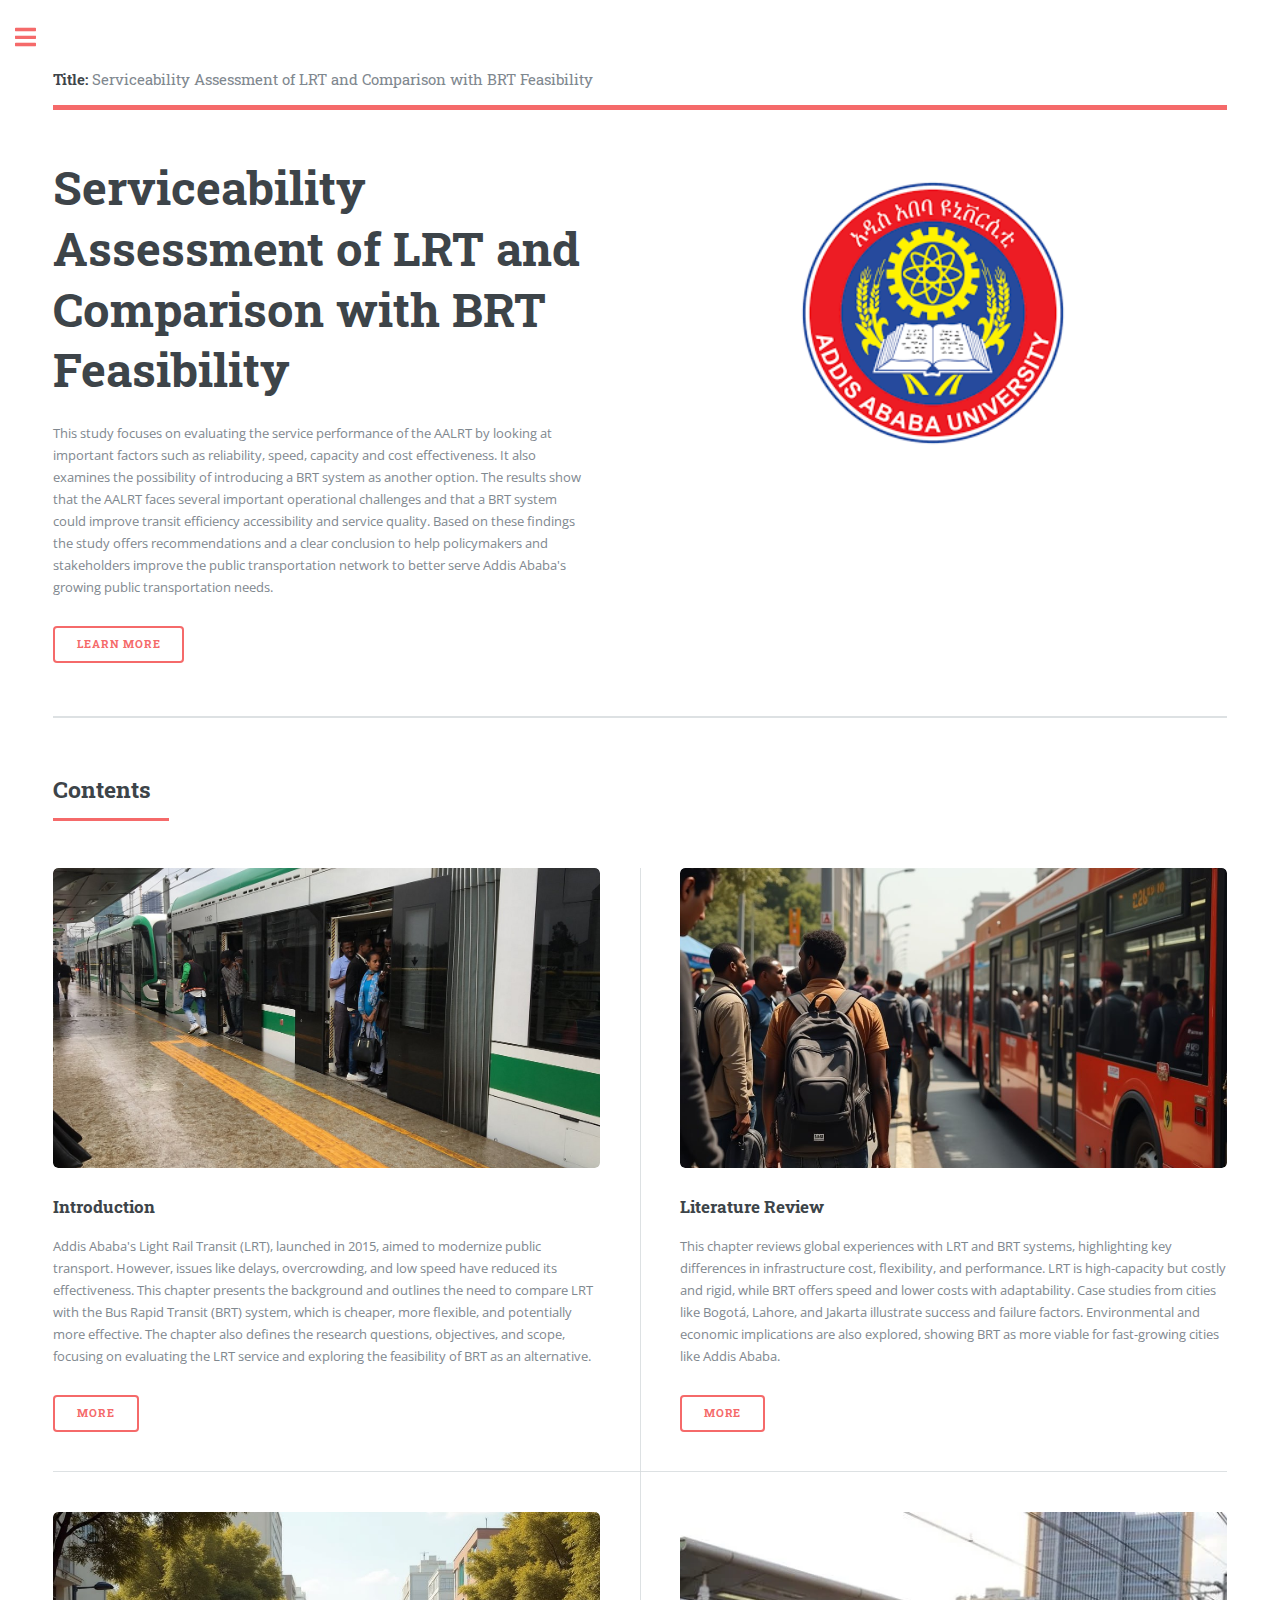
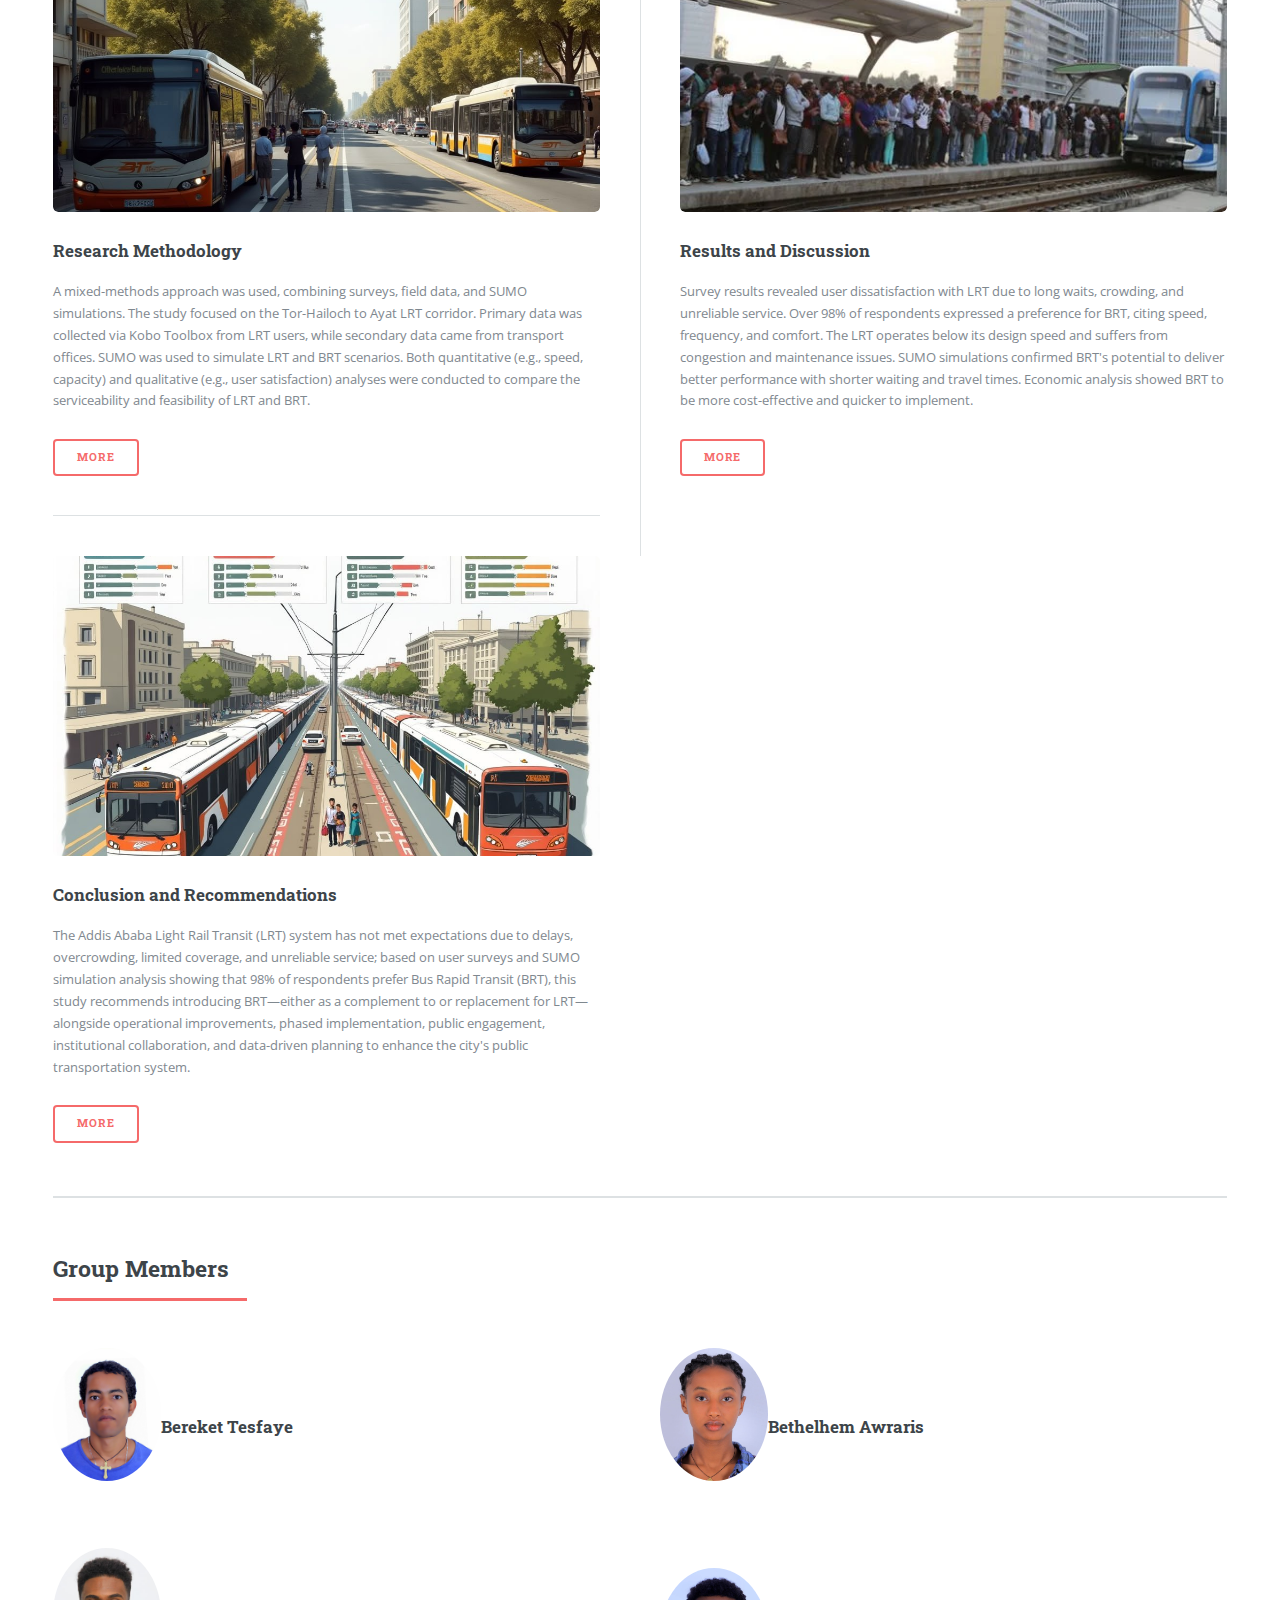
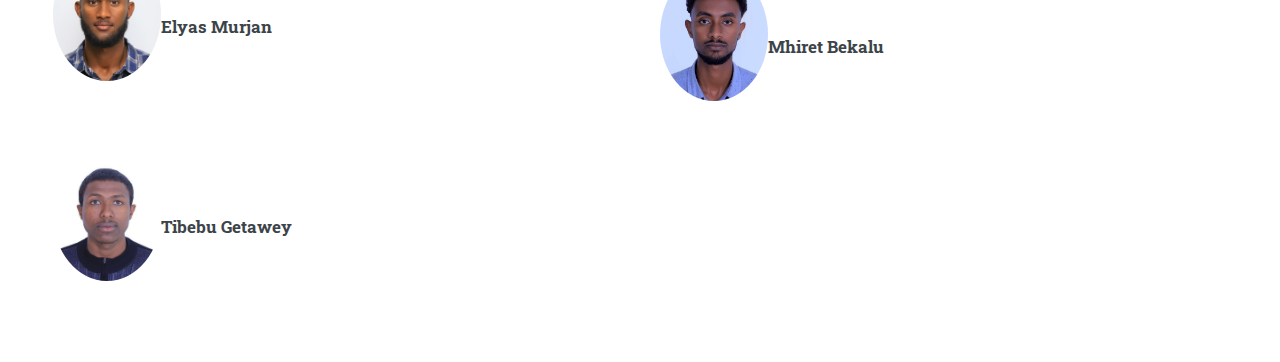
<file: index.html>
<!DOCTYPE HTML>
<!--
	Editorial by HTML5 UP
	html5up.net | @ajlkn
	Free for personal and commercial use under the CCA 3.0 license (html5up.net/license)
-->
<html>
	<head>
		<title>Editorial by HTML5 UP</title>
		<meta charset="utf-8" />
		<meta name="viewport" content="width=device-width, initial-scale=1, user-scalable=no" />
		<link rel="stylesheet" href="assets/css/main.css" />
		<link rel="stylesheet" href="assets/css/custom.css" />
	</head>
	<body class="is-preload">

		<!-- Wrapper -->
			<div id="wrapper">

				<!-- Main -->
					<div id="main">
						<div class="inner">

							<!-- Header -->
								<header id="header">
									<a href="index.html" class="logo"><strong>Title:</strong> Serviceability Assessment of LRT and Comparison with BRT Feasibility</a>
								</header>

							<!-- Banner -->
								<section id="banner">
									<div class="content">
										<header>
											<h1>Serviceability Assessment of LRT and Comparison with BRT Feasibility</h1>
											<!-- <p>A free and fully responsive site template</p> -->
										</header>
										<p>This study focuses on evaluating the service performance of the AALRT by looking at important factors such as reliability, speed, capacity and cost effectiveness. It also examines the possibility of introducing a BRT system as another option. The results show that the AALRT faces several important operational challenges and that a BRT system could improve transit efficiency accessibility and service quality. Based on these findings the study offers recommendations and a clear conclusion to help policymakers and stakeholders improve the public transportation network to better serve Addis Ababa's growing public transportation needs.</p>
										<ul class="actions">
											<li><a href="#" class="button big">Learn More</a></li>
										</ul>
									</div>
									<span class="image object">
										<img src="images/AAU logo.png" alt="" />
									</span>
								</section>

							<!-- Section -->
								<section>
									<header class="major">
										<h2>Contents</h2>
									</header>
									<div class="posts">
										<article>
											<a href="pages/Introduction.html" class="image"><img src="images/introduction.png" alt="" /></a>
											<h3>Introduction</h3>
											<p>Addis Ababa's Light Rail Transit (LRT), launched in 2015, aimed to modernize public transport. However, issues like delays, overcrowding, and low speed have reduced its effectiveness. This chapter presents the background and outlines the need to compare LRT with the Bus Rapid Transit (BRT) system, which is cheaper, more flexible, and potentially more effective. The chapter also defines the research questions, objectives, and scope, focusing on evaluating the LRT service and exploring the feasibility of BRT as an alternative.</p>
											<ul class="actions">
												<li><a href="pages/Introduction.html" class="button">More</a></li>
											</ul>
										</article>
										<article>
											<a href="pages/Literature Review.html" class="image"><img src="images/review.jpg" alt="" /></a>
											<h3>Literature Review</h3>
											<p>This chapter reviews global experiences with LRT and BRT systems, highlighting key differences in infrastructure cost, flexibility, and performance. LRT is high-capacity but costly and rigid, while BRT offers speed and lower costs with adaptability. Case studies from cities like Bogotá, Lahore, and Jakarta illustrate success and failure factors. Environmental and economic implications are also explored, showing BRT as more viable for fast-growing cities like Addis Ababa.</p>
											<ul class="actions">
												<li><a href="pages/Literature Review.html" class="button">More</a></li>
											</ul>
										</article>
										<article>
											<a href="pages/Research Methodology.html" class="image"><img src="images/methodology.jpg" alt="" /></a>
											<h3>Research Methodology</h3>
											<p>A mixed-methods approach was used, combining surveys, field data, and SUMO simulations. The study focused on the Tor-Hailoch to Ayat LRT corridor. Primary data was collected via Kobo Toolbox from LRT users, while secondary data came from transport offices. SUMO was used to simulate LRT and BRT scenarios. Both quantitative (e.g., speed, capacity) and qualitative (e.g., user satisfaction) analyses were conducted to compare the serviceability and feasibility of LRT and BRT.</p>
											<ul class="actions">
												<li><a href="pages/Research Methodology.html" class="button">More</a></li>
											</ul>
										</article>
										<article>
											<a href="pages/Results And Discussions.html" class="image"><img src="images/result.png" alt="" /></a>
											<h3>Results and Discussion</h3>
											<p>Survey results revealed user dissatisfaction with LRT due to long waits, crowding, and unreliable service. Over 98% of respondents expressed a preference for BRT, citing speed, frequency, and comfort. The LRT operates below its design speed and suffers from congestion and maintenance issues. SUMO simulations confirmed BRT's potential to deliver better performance with shorter waiting and travel times. Economic analysis showed BRT to be more cost-effective and quicker to implement.</p>
											<ul class="actions">
												<li><a href="pages/Results And Discussions.html" class="button">More</a></li>
											</ul>
										</article>
										<article>
											<a href="pages/Conclusion and Recommendation.html" class="image"><img src="images/conclusion.jpg" alt="" /></a>
											<h3>Conclusion and Recommendations</h3>
											<p>The Addis Ababa Light Rail Transit (LRT) system has not met expectations due to delays, overcrowding, limited coverage, and unreliable service; based on user surveys and SUMO simulation analysis showing that 98% of respondents prefer Bus Rapid Transit (BRT), this study recommends introducing BRT—either as a complement to or replacement for LRT—alongside operational improvements, phased implementation, public engagement, institutional collaboration, and data-driven planning to enhance the city's public transportation system.</p>
											<ul class="actions">
												<li><a href="pages/Conclusion and Recommendation.html" class="button">More</a></li>
											</ul>
										</article>
									</div>
								</section>

							<!-- Section -->
								<section>
									<header class="major">
										<h2>Group Members</h2>
									</header>
									<div class="features">
										<article>
											<span class="image"><img src="images/Bereket Tesfaye.jpg" alt="Bereket Tesfaye" /></span>
											<div class="content">
												<h3>Bereket Tesfaye</h3>
											</div>
										</article>
										<article>
											<span class="image"><img src="images/Bethelhem.JPG" alt="" /></span>
											<div class="content">
												<h3>Bethelhem Awraris</h3>
											</div>
										</article>
										<article>
											<span class="image"><img src="images/Elyas Murjan.jpg" alt="Elyas Murjan" /></span>
											<div class="content">
												<h3>Elyas Murjan</h3>
											</div>
										</article>
										<article>
											<span class="image"><img src="images/Mhiret.JPG" alt="" /></span>
											<div class="content">
												<h3>Mhiret Bekalu</h3>
											</div>
										</article>
										<article>
											<span class="image"><img src="images/Tibebu Getawey.jpg" alt="Tibebu Getawey" /></span>
											<div class="content">
												<h3>Tibebu Getawey</h3>
											</div>
										</article>
									</div>
								</section>

						</div>
					</div>

				<!-- Sidebar -->
					<div id="sidebar">
						<div class="inner">

							<!-- Search -->
								<section id="search" class="alt">
									<form method="get" action="pages/search.html">
										<input type="text" name="query" id="query" placeholder="Search" />
									</form>
								</section>

							<!-- Menu -->
								<nav id="menu">
									<header class="major">
										<h2>Menu</h2>
									</header>
									<ul>
										<li class="current"><a href="index.html">Homepage</a></li>
										<li><a href="pages/Introduction.html">Introduction</a></li>
										<li><a href="pages/Literature Review.html">Literature Review</a></li>
										<li><a href="pages/Research Methodology.html">Research Methodology</a></li>
										<li><a href="pages/Results And Discussions.html">Results And Discussions</a></li>
										<li><a href="pages/Conclusion and Recommendation.html">Conclusion and Recommendation</a></li>
									</ul>
								</nav>

							<!-- Footer -->
								<footer id="footer">
									<p class="copyright">&copy; Untitled. All rights reserved. Demo Images: <a href="https://unsplash.com">Unsplash</a>. Design: <a href="https://html5up.net">HTML5 UP</a>.</p>
								</footer>

						</div>
					</div>

			</div>

		<!-- Scripts -->
			<script src="assets/js/jquery.min.js"></script>
			<script src="assets/js/browser.min.js"></script>
			<script src="assets/js/breakpoints.min.js"></script>
			<script src="assets/js/util.js"></script>
			<script src="assets/js/main.js"></script>

	</body>
</html>
</file>
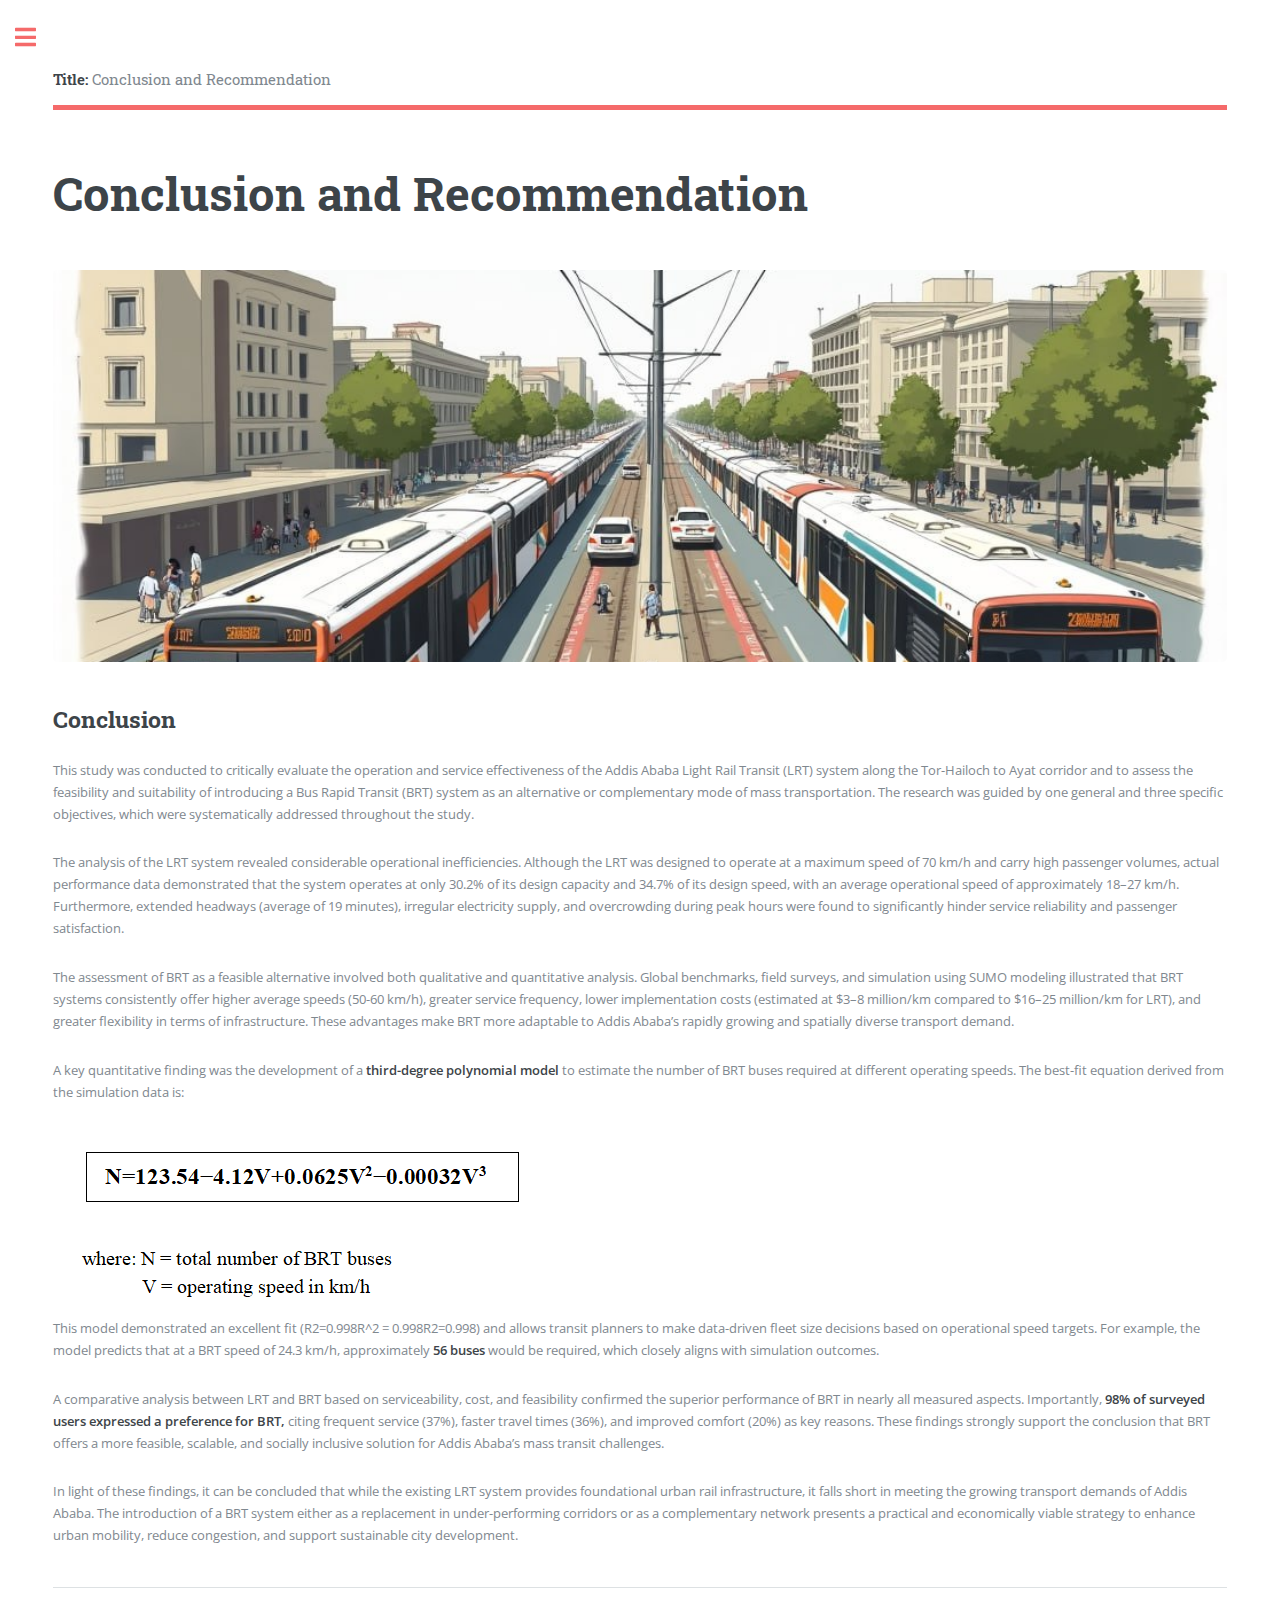
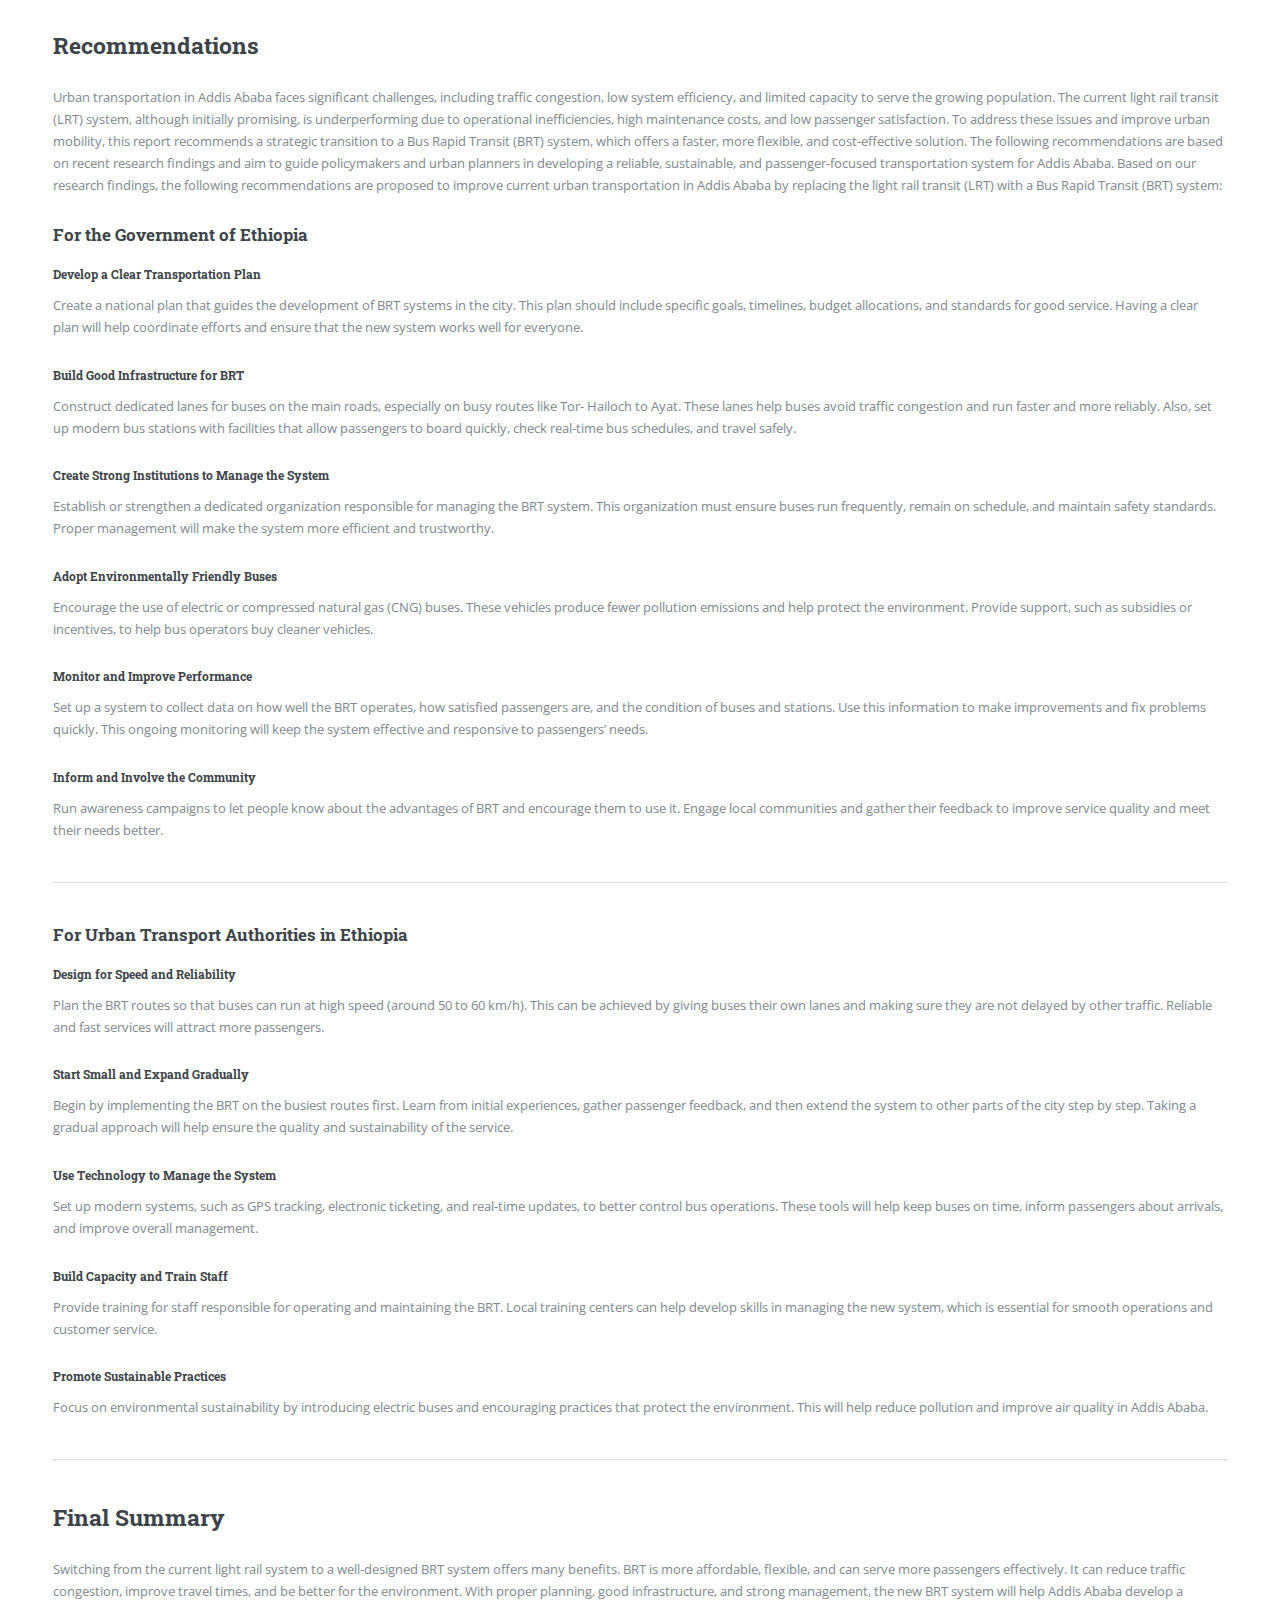
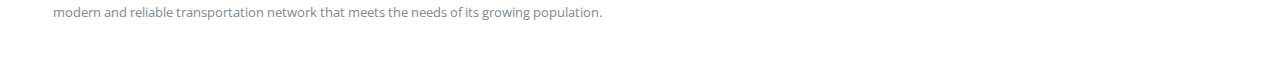
<file: pages/Conclusion and Recommendation.html>
<!DOCTYPE HTML>
<!--
	Editorial by HTML5 UP
	html5up.net | @ajlkn
	Free for personal and commercial use under the CCA 3.0 license (html5up.net/license)
-->
<html>
	<head>
		<title>Generic - Editorial by HTML5 UP</title>
		<meta charset="utf-8" />
		<meta name="viewport" content="width=device-width, initial-scale=1, user-scalable=no" />
		<link rel="stylesheet" href="../assets/css/main.css" />
		<link rel="stylesheet" href="../assets/css/custom.css" />
	</head>
	<body class="is-preload">

		<!-- Wrapper -->
			<div id="wrapper">

				<!-- Main -->
					<div id="main">
						<div class="inner">

							<!-- Header -->
								<header id="header">
									<a href="../index.html" class="logo"><strong>Title:</strong> Conclusion and Recommendation</a>
								</header>

							<!-- Content -->
								<section>
									<header class="main">
										<h1>Conclusion and Recommendation</h1>
									</header>

									<span class="image main"><img src="../images/conclusion.jpg" alt="" /></span>

									<h2>Conclusion</h2>
									<p>This study was conducted to critically evaluate the operation and service effectiveness of the Addis Ababa Light Rail Transit (LRT) system along the Tor-Hailoch to Ayat corridor and to assess the feasibility and suitability of introducing a Bus Rapid Transit (BRT) system as an alternative or complementary mode of mass transportation. The research was guided by one general and three specific objectives, which were systematically addressed throughout the study.</p>
									<p>The analysis of the LRT system revealed considerable operational inefficiencies. Although the LRT was designed to operate at a maximum speed of 70 km/h and carry high passenger volumes, actual performance data demonstrated that the system operates at only 30.2% of its design capacity and 34.7% of its design speed, with an average operational speed of approximately 18–27 km/h. Furthermore, extended headways (average of 19 minutes), irregular electricity supply, and overcrowding during peak hours were found to significantly hinder service reliability and passenger satisfaction.</p>
									<p>The assessment of BRT as a feasible alternative involved both qualitative and quantitative analysis. Global benchmarks, field surveys, and simulation using SUMO modeling illustrated that BRT systems consistently offer higher average speeds (50-60 km/h), greater service frequency, lower implementation costs (estimated at $3–8 million/km compared to $16–25 million/km for LRT), and greater flexibility in terms of infrastructure. These advantages make BRT more adaptable to Addis Ababa’s rapidly growing and spatially diverse transport demand.</p>
									<p>A key quantitative finding was the development of a <strong>third-degree polynomial model</strong> to estimate the number of BRT buses required at different operating speeds. The best-fit equation derived from the simulation data is:</p>
									<span class="image"> <img src="../images/formula.png" alt=""></span>
									<p>This model demonstrated an excellent fit (R2=0.998R^2 = 0.998R2=0.998) and allows transit planners to make data-driven fleet size decisions based on operational speed targets. For example, the model predicts that at a BRT speed of 24.3 km/h, approximately <strong>56 buses </strong>would be required, which closely aligns with simulation outcomes.</p>
									<p>A comparative analysis between LRT and BRT based on serviceability, cost, and feasibility confirmed the superior performance of BRT in nearly all measured aspects. Importantly, <strong>98% of surveyed users expressed a preference for BRT,</strong> citing frequent service (37%), faster travel times (36%), and improved comfort (20%) as key reasons. These findings strongly support the conclusion that BRT offers a more feasible, scalable, and socially inclusive solution for Addis Ababa’s mass transit challenges.</p>
									<p>In light of these findings, it can be concluded that while the existing LRT system provides foundational urban rail infrastructure, it falls short in meeting the growing transport demands of Addis Ababa. The introduction of a BRT system either as a replacement in under-performing corridors or as a complementary network presents a practical and economically viable strategy to    enhance urban mobility, reduce congestion, and support sustainable city development.</p>

									<hr class="major" />
									<h2>Recommendations</h2>
									<p>Urban transportation in Addis Ababa faces significant challenges, including traffic congestion, low system efficiency, and limited capacity to serve the growing population. The current light rail transit (LRT) system, although initially promising, is underperforming due to operational inefficiencies, high maintenance costs, and low passenger satisfaction. To address these issues and improve urban mobility, this report recommends a strategic transition to a Bus Rapid Transit (BRT) system, which offers a faster, more flexible, and cost-effective solution. The following recommendations are based on recent research findings and aim to guide policymakers and urban planners in developing a reliable, sustainable, and passenger-focused transportation system for Addis Ababa. Based on our research findings, the following recommendations are proposed to improve current urban transportation in Addis Ababa by replacing the light rail transit (LRT) with a Bus Rapid Transit (BRT) system:</p>
									<h3>For the Government of Ethiopia</h3>
									<h5>Develop a Clear Transportation Plan</h5>
									<p>Create a national plan that guides the development of BRT systems in the city. This plan should include specific goals, timelines, budget allocations, and standards for good service. Having a clear plan will help coordinate efforts and ensure that the new system works well for everyone.</p>
									<h5>Build Good Infrastructure for BRT</h5>
									<p>Construct dedicated lanes for buses on the main roads, especially on busy routes like Tor- Hailoch to Ayat. These lanes help buses avoid traffic congestion and run faster and more reliably. Also, set up modern bus stations with facilities that allow passengers to board quickly, check real-time bus schedules, and travel safely.</p>
									<h5>Create Strong Institutions to Manage the System</h5>
									<p>Establish or strengthen a dedicated organization responsible for managing the BRT system. This organization must ensure buses run frequently, remain on schedule, and maintain safety standards. Proper management will make the system more efficient and trustworthy.</p>
									<h5>Adopt Environmentally Friendly Buses</h5>
									<p>Encourage the use of electric or compressed natural gas (CNG) buses. These vehicles produce fewer pollution emissions and help protect the environment. Provide support, such as subsidies or incentives, to help bus operators buy cleaner vehicles.</p>
									<h5>Monitor and Improve Performance</h5>
									<p>Set up a system to collect data on how well the BRT operates, how satisfied passengers are, and the condition of buses and stations. Use this information to make improvements and fix problems quickly. This ongoing monitoring will keep the system effective and responsive to passengers’ needs.</p>
									<h5>Inform and Involve the Community</h5>
									<p>Run awareness campaigns to let people know about the advantages of BRT and encourage them to use it. Engage local communities and gather their feedback to improve service quality and meet their needs better.</p>
									
									<hr class="major" />
									<h3>For Urban Transport Authorities in Ethiopia</h3>
									<h5>Design for Speed and Reliability</h5>
									<p>Plan the BRT routes so that buses can run at high speed (around 50 to 60 km/h). This can be achieved by giving buses their own lanes and making sure they are not delayed by other traffic. Reliable and fast services will attract more passengers.</p>
									<h5>Start Small and Expand Gradually</h5>
									<p>Begin by implementing the BRT on the busiest routes first. Learn from initial experiences, gather passenger feedback, and then extend the system to other parts of the city step by step. Taking a gradual approach will help ensure the quality and sustainability of the service.</p>
									<h5>Use Technology to Manage the System</h5>
									<p>Set up modern systems, such as GPS tracking, electronic ticketing, and real-time updates, to better control bus operations. These tools will help keep buses on time, inform passengers about arrivals, and improve overall management.</p>
									<h5>Build Capacity and Train Staff</h5>
									<p>Provide training for staff responsible for operating and maintaining the BRT. Local training centers can help develop skills in managing the new system, which is essential for smooth operations and customer service.</p>
									<h5>Promote Sustainable Practices</h5>
									<p>Focus on environmental sustainability by introducing electric buses and encouraging practices that protect the environment. This will help reduce pollution and improve air quality in Addis Ababa.</p>

									<hr class="major" />
									<h2>Final Summary</h2>
									<p>Switching from the current light rail system to a well-designed BRT system offers many benefits. BRT is more affordable, flexible, and can serve more passengers effectively. It can reduce traffic congestion, improve travel times, and be better for the environment. With proper planning, good infrastructure, and strong management, the new BRT system will help Addis Ababa develop a modern and reliable transportation network that meets the needs of its growing population.</p>



								</section>

						</div>
					</div>

				<!-- Sidebar -->
					<div id="sidebar">
						<div class="inner">

							<!-- Search -->
								<section id="search" class="alt">
									<form method="get" action="search.html">
										<input type="text" name="query" id="query" placeholder="Search" />
									</form>
								</section>

							<!-- Menu -->
								<nav id="menu">
									<header class="major">
										<h2>Menu</h2>
									</header>
									<ul>
										<li><a href="../index.html">Homepage</a></li>
										<li><a href="Introduction.html">Introduction</a></li>
										<li><a href="Literature Review.html">Literature Review</a></li>
										<li><a href="Research Methodology.html">Research Methodology</a></li>
										<li><a href="Results And Discussions.html">Results And Discussions</a></li>
										<li class="current"><a href="Conclusion and Recommendation.html">Conclusion and Recommendation</a></li>
									</ul>
								</nav>

							<!-- Footer -->
								<footer id="footer">
									<p class="copyright">&copy; Untitled. All rights reserved. Demo Images: <a href="https://unsplash.com">Unsplash</a>. Design: <a href="https://html5up.net">HTML5 UP</a>.</p>
								</footer>

						</div>
					</div>

			</div>

		<!-- Scripts -->
			<script src="../assets/js/jquery.min.js"></script>
			<script src="../assets/js/browser.min.js"></script>
			<script src="../assets/js/breakpoints.min.js"></script>
			<script src="../assets/js/util.js"></script>
			<script src="../assets/js/main.js"></script>

	</body>
</html>
</file>
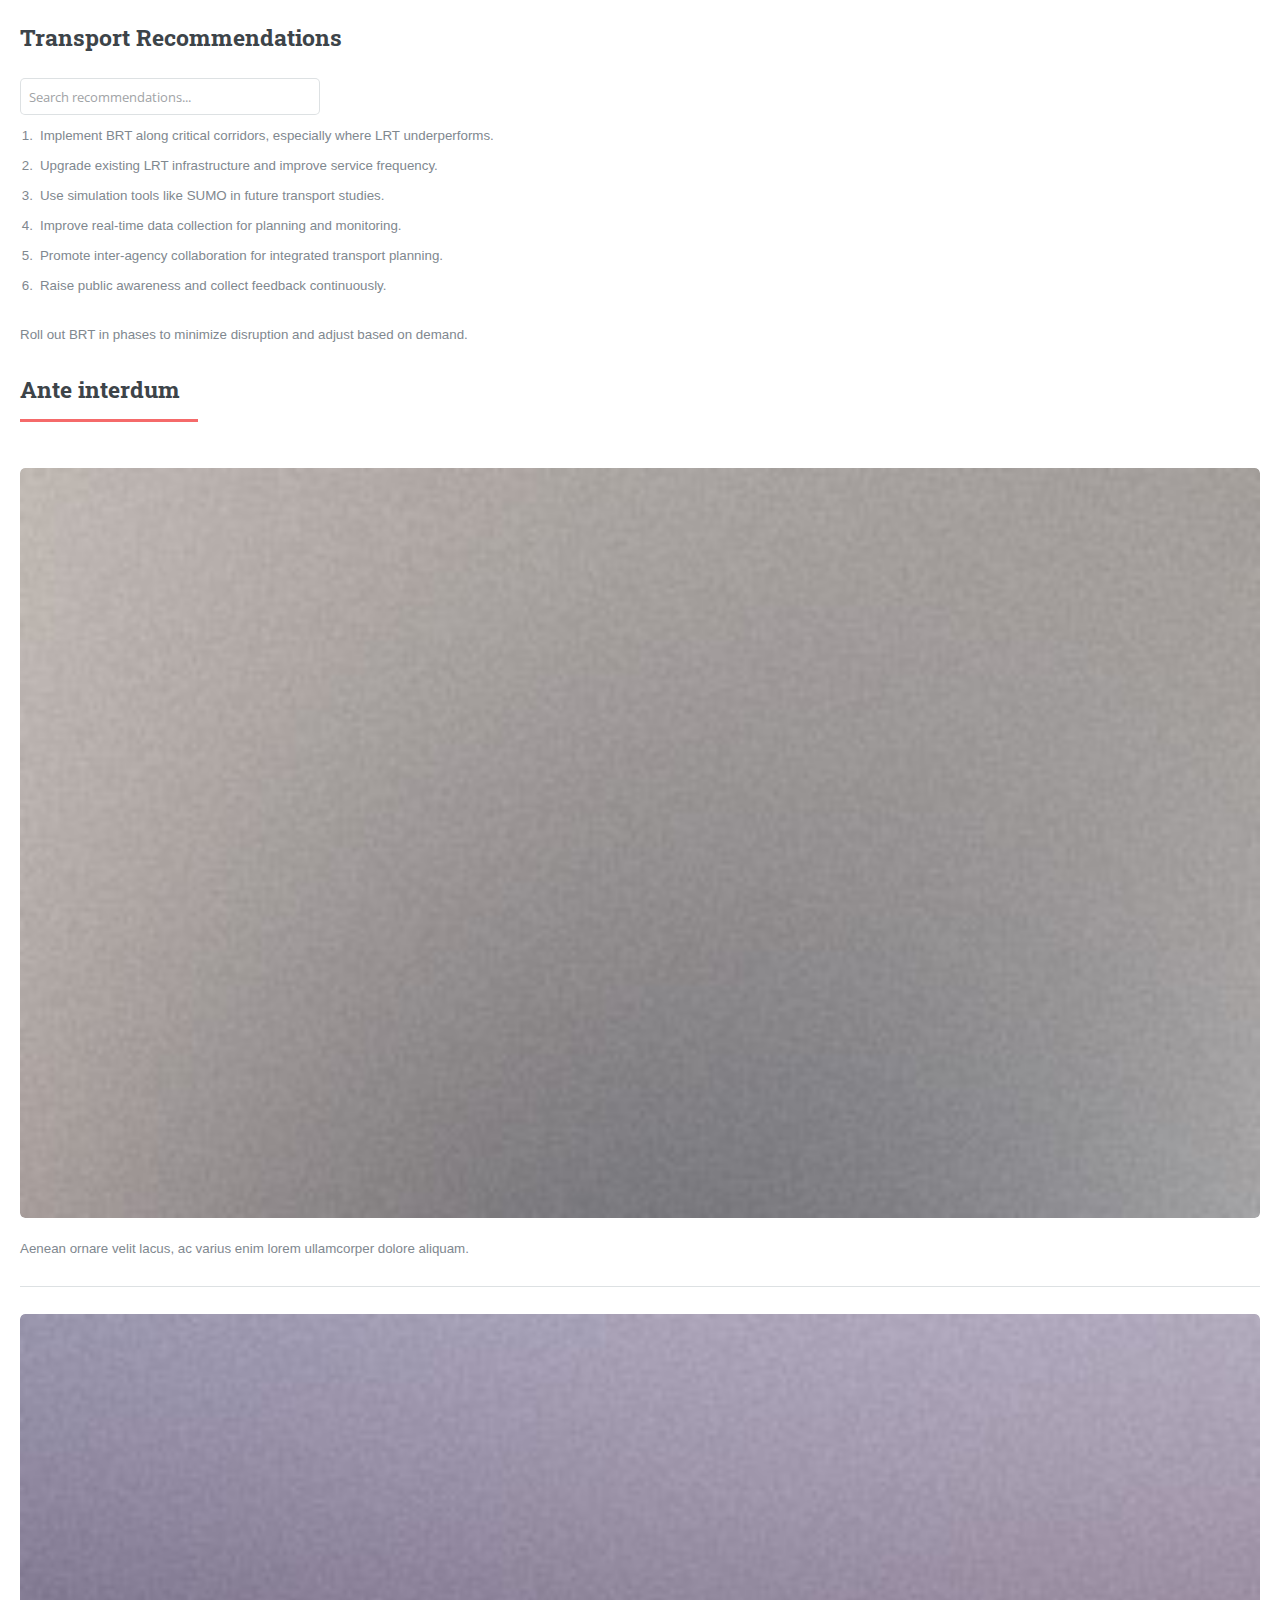
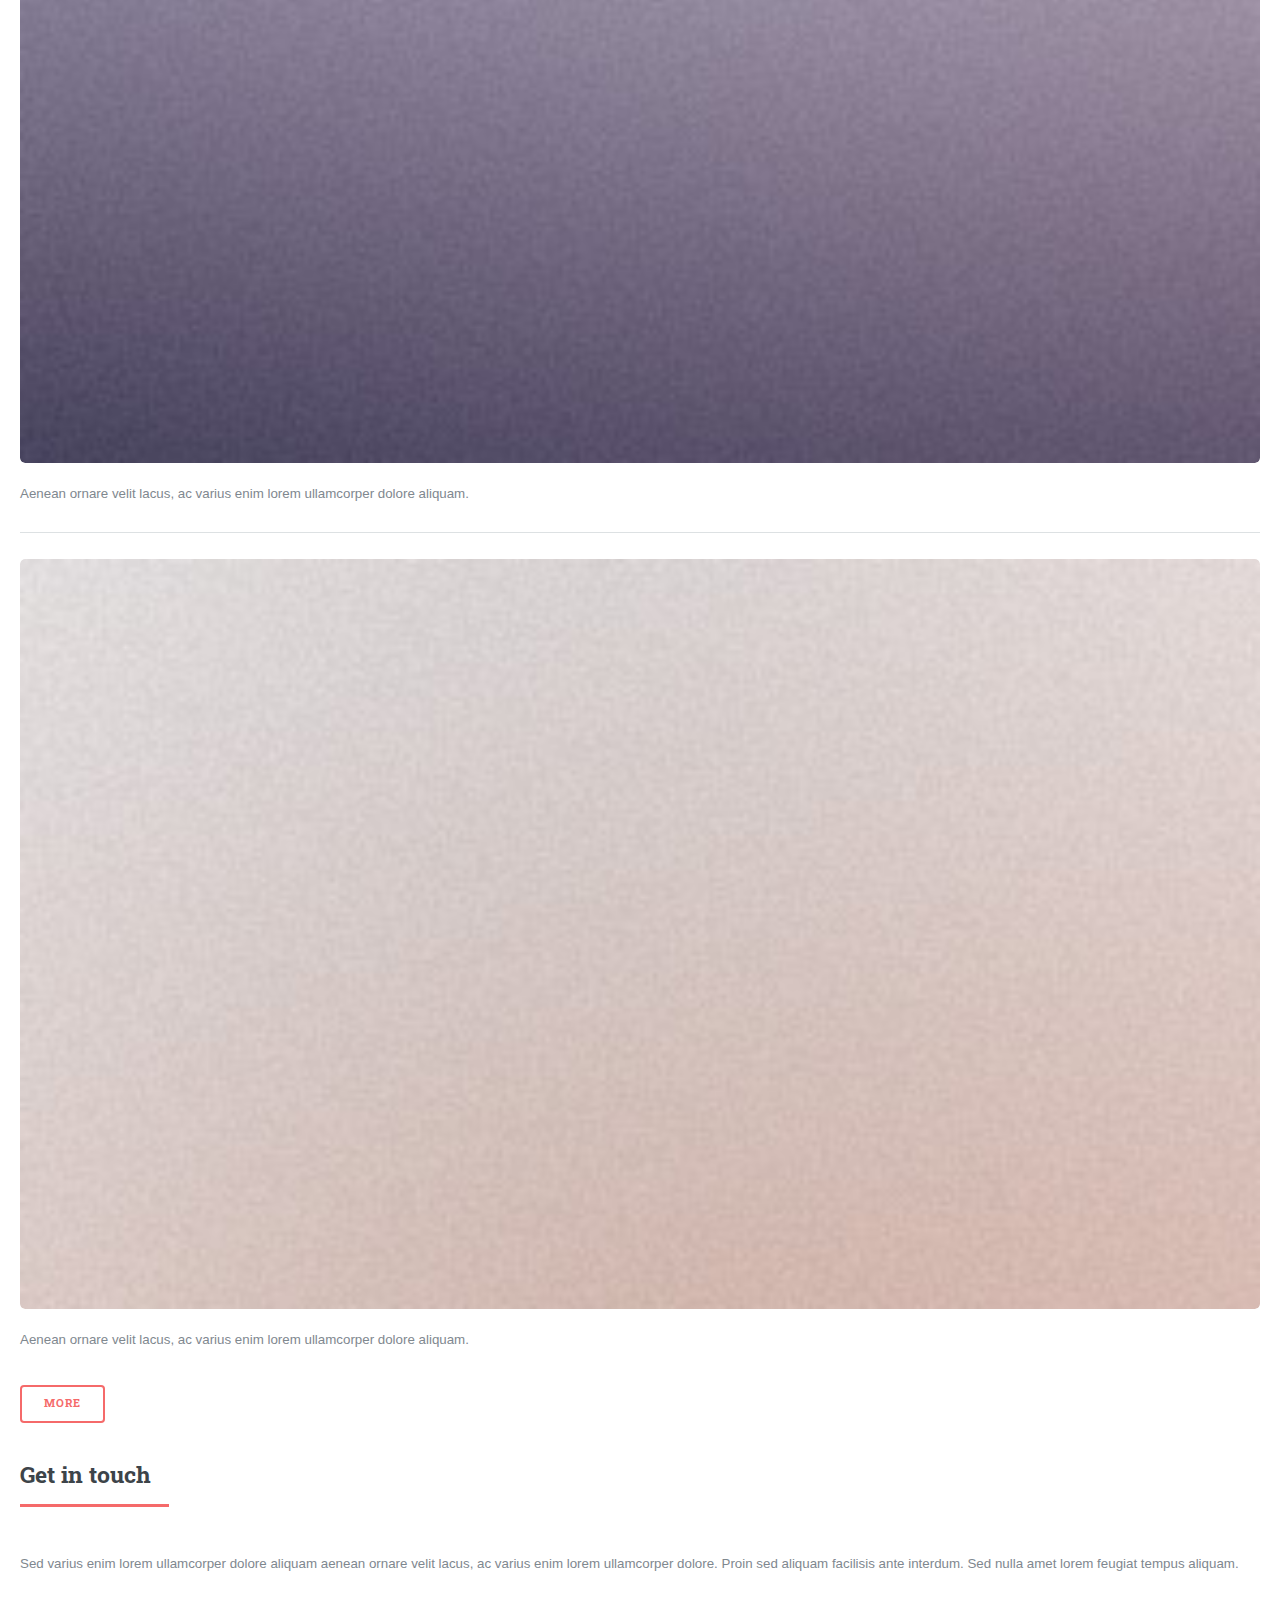
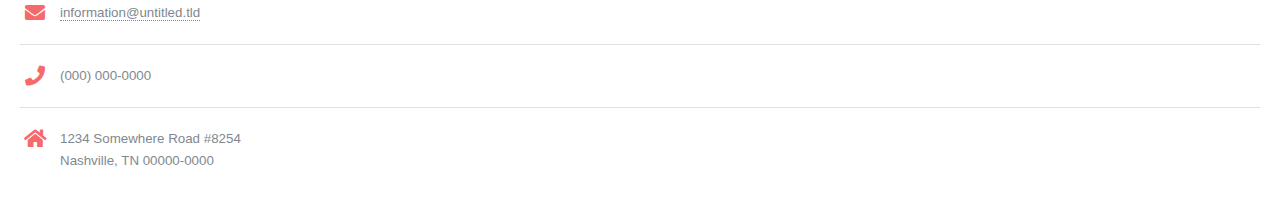
<file: pages/hh.html>
<!DOCTYPE html>
<html lang="en">
<head>
  <meta charset="UTF-8">
  <title>Searchable Transport Recommendations</title>
  <link rel="stylesheet" href="../assets/css/main.css" />
  <link rel="stylesheet" href="../assets/css/custom.css" />
</head>
<body class="recommendation-page">

  <h2>Transport Recommendations</h2>

  <input type="text" id="searchInput" placeholder="Search recommendations...">

  <ol id="recommendationList">
    <li>Implement BRT along critical corridors, especially where LRT underperforms.</li>
    <li>Upgrade existing LRT infrastructure and improve service frequency.</li>
    <li>Use simulation tools like SUMO in future transport studies.</li>
    <li>Improve real-time data collection for planning and monitoring.</li>
    <li>Promote inter-agency collaboration for integrated transport planning.</li>
    <li>Raise public awareness and collect feedback continuously.</li>
  </ol>

  <p>Roll out BRT in phases to minimize disruption and adjust based on demand.</p>

  <script>
    const searchInput = document.getElementById('searchInput');
    const listItems = document.querySelectorAll('#recommendationList li');

    searchInput.addEventListener('keyup', function () {
      const filter = searchInput.value.toLowerCase();
      listItems.forEach(function (item) {
        const text = item.textContent.toLowerCase();
        item.style.display = text.includes(filter) ? '' : 'none';
      });
    });
  </script>

</body>
</html>

							<!-- Section -->
								<section>
									<header class="major">
										<h2>Ante interdum</h2>
									</header>
									<div class="mini-posts">
										<article>
											<a href="#" class="image"><img src="../images/pic07.jpg" alt="" /></a>
											<p>Aenean ornare velit lacus, ac varius enim lorem ullamcorper dolore aliquam.</p>
										</article>
										<article>
											<a href="#" class="image"><img src="../images/pic08.jpg" alt="" /></a>
											<p>Aenean ornare velit lacus, ac varius enim lorem ullamcorper dolore aliquam.</p>
										</article>
										<article>
											<a href="#" class="image"><img src="../images/pic09.jpg" alt="" /></a>
											<p>Aenean ornare velit lacus, ac varius enim lorem ullamcorper dolore aliquam.</p>
										</article>
									</div>
									<ul class="actions">
										<li><a href="../index.html" class="button">More</a></li>
									</ul>
								</section>

							<!-- Section -->
								<section>
									<header class="major">
										<h2>Get in touch</h2>
									</header>
									<p>Sed varius enim lorem ullamcorper dolore aliquam aenean ornare velit lacus, ac varius enim lorem ullamcorper dolore. Proin sed aliquam facilisis ante interdum. Sed nulla amet lorem feugiat tempus aliquam.</p>
									<ul class="contact">
										<li class="icon solid fa-envelope"><a href="#">information@untitled.tld</a></li>
										<li class="icon solid fa-phone">(000) 000-0000</li>
										<li class="icon solid fa-home">1234 Somewhere Road #8254<br />
										Nashville, TN 00000-0000</li>
									</ul>
								</section>
</file>
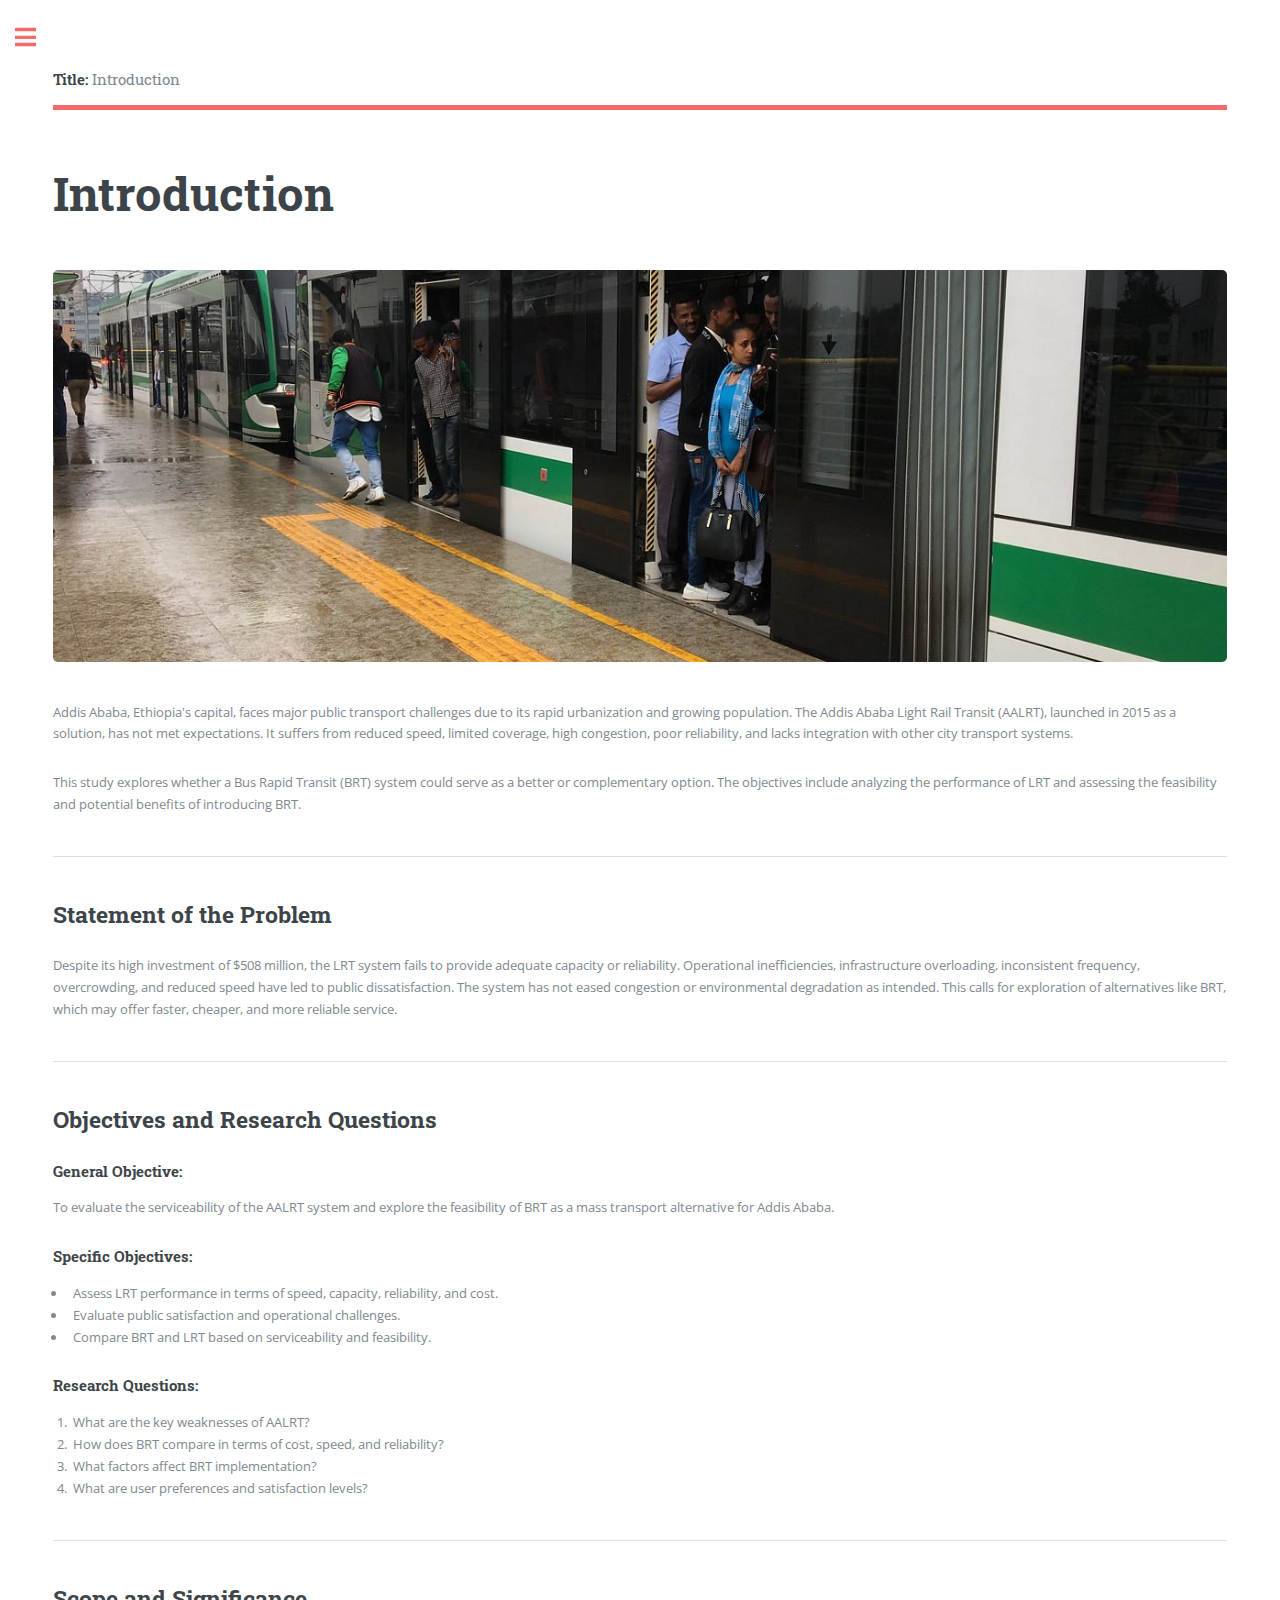
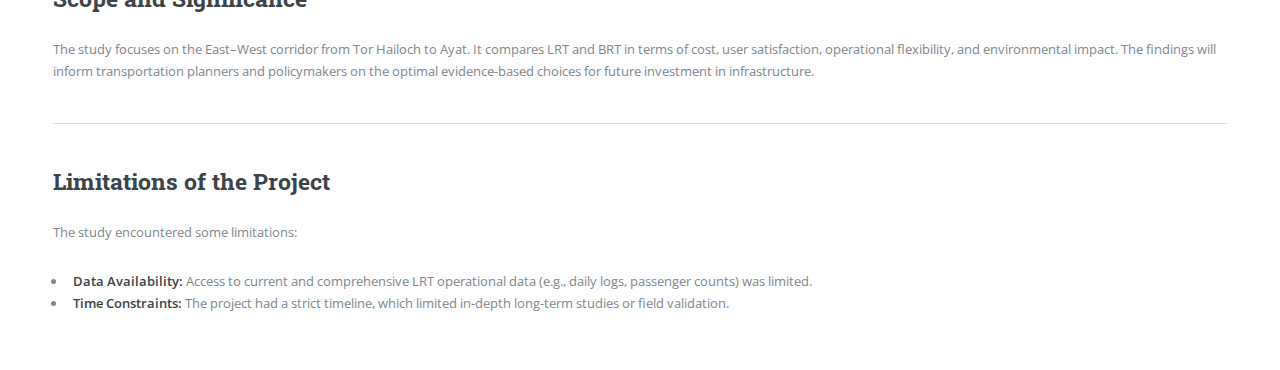
<file: pages/Introduction.html>
<!DOCTYPE HTML>
<!--
	Editorial by HTML5 UP
	html5up.net | @ajlkn
	Free for personal and commercial use under the CCA 3.0 license (html5up.net/license)
-->
<html>
	<head>
		<title>Generic - Editorial by HTML5 UP</title>
		<meta charset="utf-8" />
		<meta name="viewport" content="width=device-width, initial-scale=1, user-scalable=no" />
		<link rel="stylesheet" href="../assets/css/main.css" />
		<link rel="stylesheet" href="../assets/css/custom.css" />
	</head>
	<body class="is-preload">

		<!-- Wrapper -->
			<div id="wrapper">

				<!-- Main -->
					<div id="main">
						<div class="inner">

							<!-- Header -->
								<header id="header">
									<a href="../index.html" class="logo"><strong>Title:</strong> Introduction</a>
								</header>

							<!-- Content -->
								<section>
									<header class="main">
										<h1>Introduction</h1>
									</header>

									<span class="image main"><img src="../images/introduction.png" alt="" /></span>

									<p>Addis Ababa, Ethiopia's capital, faces major public transport challenges due to its rapid urbanization and growing population. The Addis Ababa Light Rail Transit (AALRT), launched in 2015 as a solution, has not met expectations. It suffers from reduced speed, limited coverage, high congestion, poor reliability, and lacks integration with other city transport systems.</p>
									<p>This study explores whether a Bus Rapid Transit (BRT) system could serve as a better or complementary option. The objectives include analyzing the performance of LRT and assessing the feasibility and potential benefits of introducing BRT.</p>
									<!-- <p>Donec eget ex magna. Interdum et malesuada fames ac ante ipsum primis in faucibus. Pellentesque venenatis dolor imperdiet dolor mattis sagittis. Praesent rutrum sem diam, vitae egestas enim auctor sit amet. Pellentesque leo mauris, consectetur id ipsum sit amet, fergiat. Pellentesque in mi eu massa lacinia malesuada et a elit. Donec urna ex, lacinia in purus ac, pretium pulvinar mauris. Curabitur sapien risus, commodo eget turpis at, elementum convallis elit. Pellentesque enim turpis, hendrerit.</p> -->
									<!-- <p>Lorem ipsum dolor sit amet, consectetur adipiscing elit. Duis dapibus rutrum facilisis. Class aptent taciti sociosqu ad litora torquent per conubia nostra, per inceptos himenaeos. Etiam tristique libero eu nibh porttitor fermentum. Nullam venenatis erat id vehicula viverra. Nunc ultrices eros ut ultricies condimentum. Mauris risus lacus, blandit sit amet venenatis non, bibendum vitae dolor. Nunc lorem mauris, fringilla in aliquam at, euismod in lectus. Pellentesque habitant morbi tristique senectus et netus et malesuada fames ac turpis egestas. In non lorem sit amet elit placerat maximus. Pellentesque aliquam maximus risus, vel sed vehicula.</p> -->
									<!-- <p>Interdum et malesuada fames ac ante ipsum primis in faucibus. Pellentesque venenatis dolor imperdiet dolor mattis sagittis. Praesent rutrum sem diam, vitae egestas enim auctor sit amet. Pellentesque leo mauris, consectetur id ipsum sit amet, fersapien risus, commodo eget turpis at, elementum convallis elit. Pellentesque enim turpis, hendrerit tristique lorem ipsum dolor.</p> -->

									<hr class="major" />

									<h2>Statement of the Problem</h2>
									<p>Despite its high investment of $508 million, the LRT system fails to provide adequate capacity or reliability. Operational inefficiencies, infrastructure overloading, inconsistent frequency, overcrowding, and reduced speed have led to public dissatisfaction. The system has not eased congestion or environmental degradation as intended. This calls for exploration of alternatives like BRT, which may offer faster, cheaper, and more reliable service.</p>
									
									<hr class="major" />

									<h2>Objectives and Research Questions</h2>
									<h4>General Objective:</h4>
									<p>To evaluate the serviceability of the AALRT system and explore the feasibility of BRT as a mass transport alternative for Addis Ababa.</p>

									<h4>Specific Objectives:</h4>
									<ul>
										<li>Assess LRT performance in terms of speed, capacity, reliability, and cost.</li>
										<li>Evaluate public satisfaction and operational challenges.</li>
										<li>Compare BRT and LRT based on serviceability and feasibility.</li>
									</ul>

									<h4>Research Questions:</h4>
									<ol>
										<li>What are the key weaknesses of AALRT?</li>
										<li>How does BRT compare in terms of cost, speed, and reliability?</li>
										<li>What factors affect BRT implementation?</li>
										<li>What are user preferences and satisfaction levels?</li>
									</ol>

									<hr class="major" />

									<h2>Scope and Significance</h2>
									<p>The study focuses on the East–West corridor from Tor Hailoch to Ayat. It compares LRT and BRT in terms of cost, user satisfaction, operational flexibility, and environmental impact. The findings will inform transportation planners and policymakers on the optimal evidence-based choices for future investment in infrastructure.</p>

									<hr class="major" />

									<h2>Limitations of the Project</h2>
									<p>The study encountered some limitations:</p>
									<ul>
										<li><strong>Data Availability:</strong> Access to current and comprehensive LRT operational data (e.g., daily logs, passenger counts) was limited.</li>
										<li><strong>Time Constraints:</strong> The project had a strict timeline, which limited in-depth long-term studies or field validation.</li>
									</ul>

								</section>

						</div>
					</div>

				<!-- Sidebar -->
					<div id="sidebar">
						<div class="inner">

							<!-- Search -->
								<section id="search" class="alt">
									<form method="get" action="search.html">
										<input type="text" name="query" id="query" placeholder="Search" />
									</form>
								</section>

							<!-- Menu -->
								<nav id="menu">
									<header class="major">
										<h2>Menu</h2>
									</header>
									<ul>
										<li><a href="../index.html">Homepage</a></li>
										<li class="current"><a href="Introduction.html">Introduction</a></li>
										<li><a href="Literature Review.html">Literature Review</a></li>
										<li><a href="Research Methodology.html">Research Methodology</a></li>
										<li><a href="Results And Discussions.html">Results And Discussions</a></li>
										<li><a href="Conclusion and Recommendation.html">Conclusion and Recommendation</a></li>
									</ul>
								</nav>

							<!-- Footer -->
								<footer id="footer">
									<p class="copyright">&copy; Untitled. All rights reserved. Demo Images: <a href="https://unsplash.com">Unsplash</a>. Design: <a href="https://html5up.net">HTML5 UP</a>.</p>
								</footer>

						</div>
					</div>

			</div>

		<!-- Scripts -->
			<script src="../assets/js/jquery.min.js"></script>
			<script src="../assets/js/browser.min.js"></script>
			<script src="../assets/js/breakpoints.min.js"></script>
			<script src="../assets/js/util.js"></script>
			<script src="../assets/js/main.js"></script>

	</body>
</html>
</file>
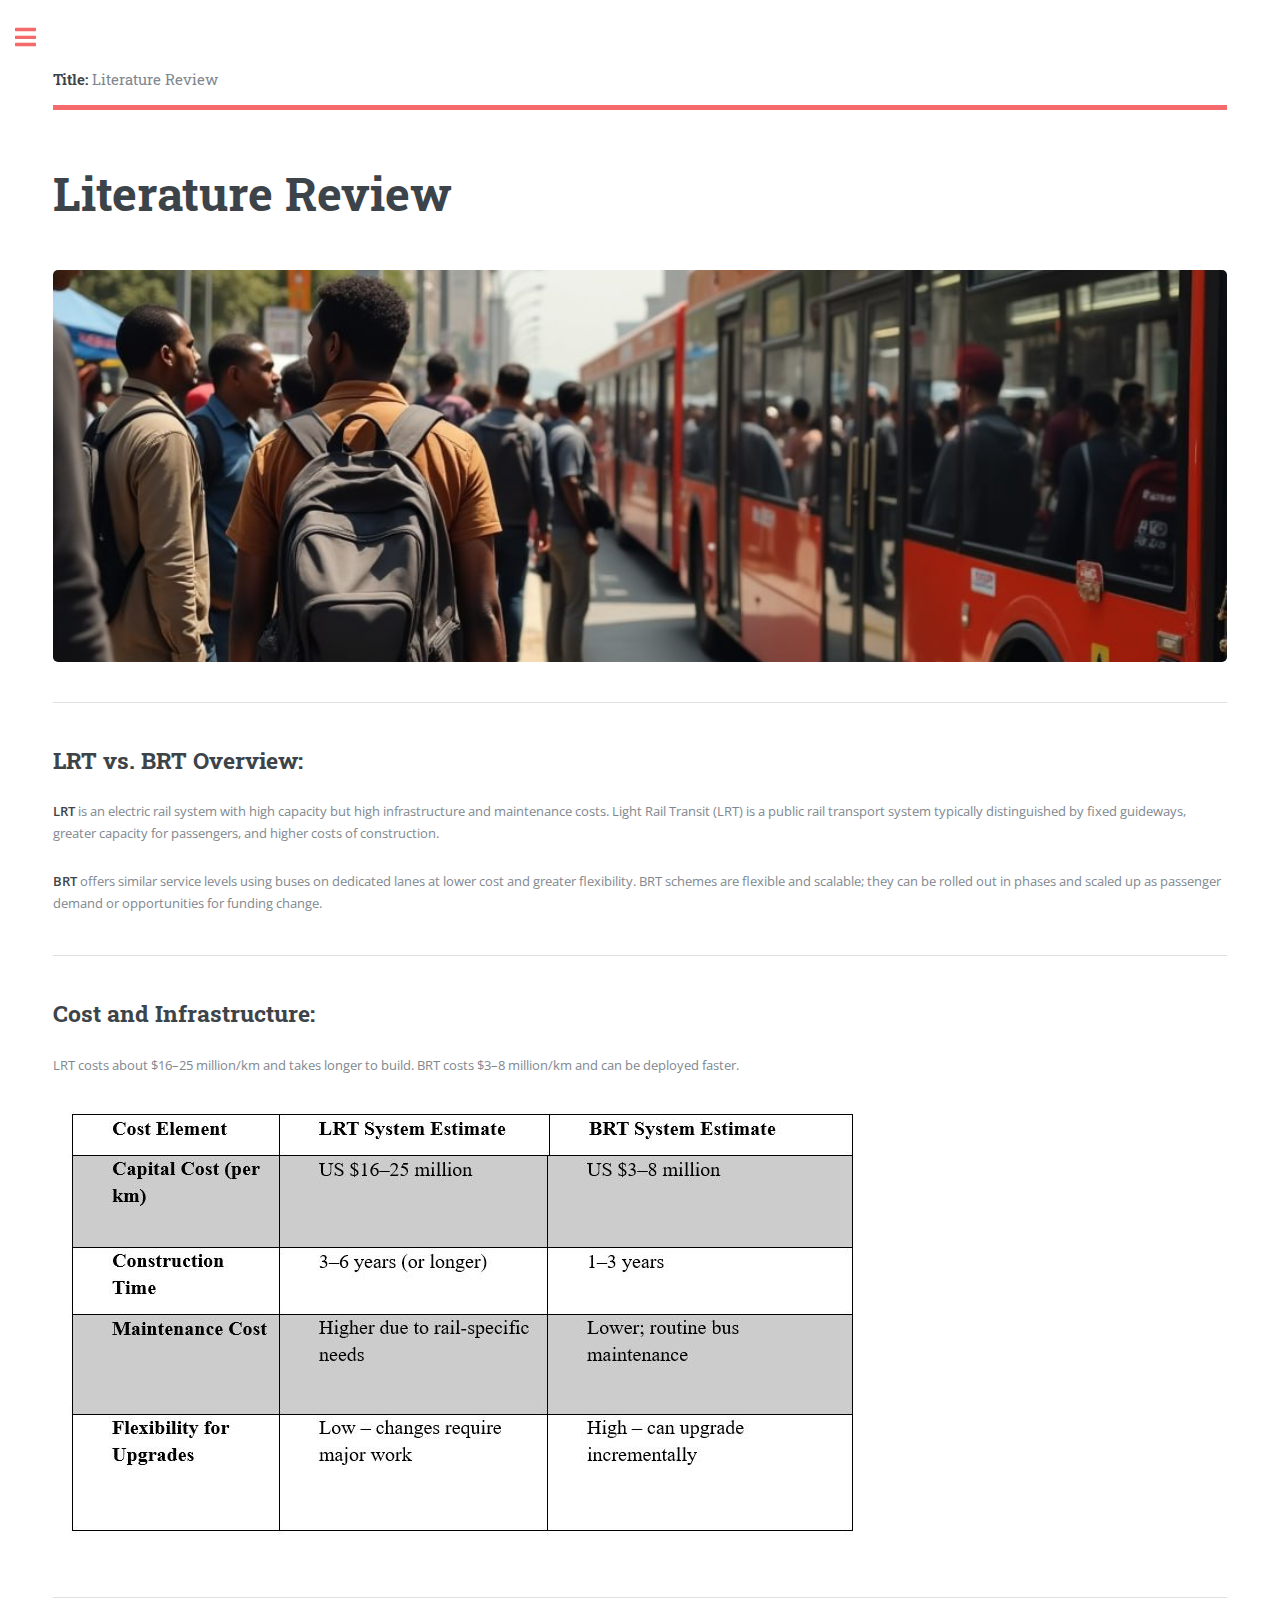
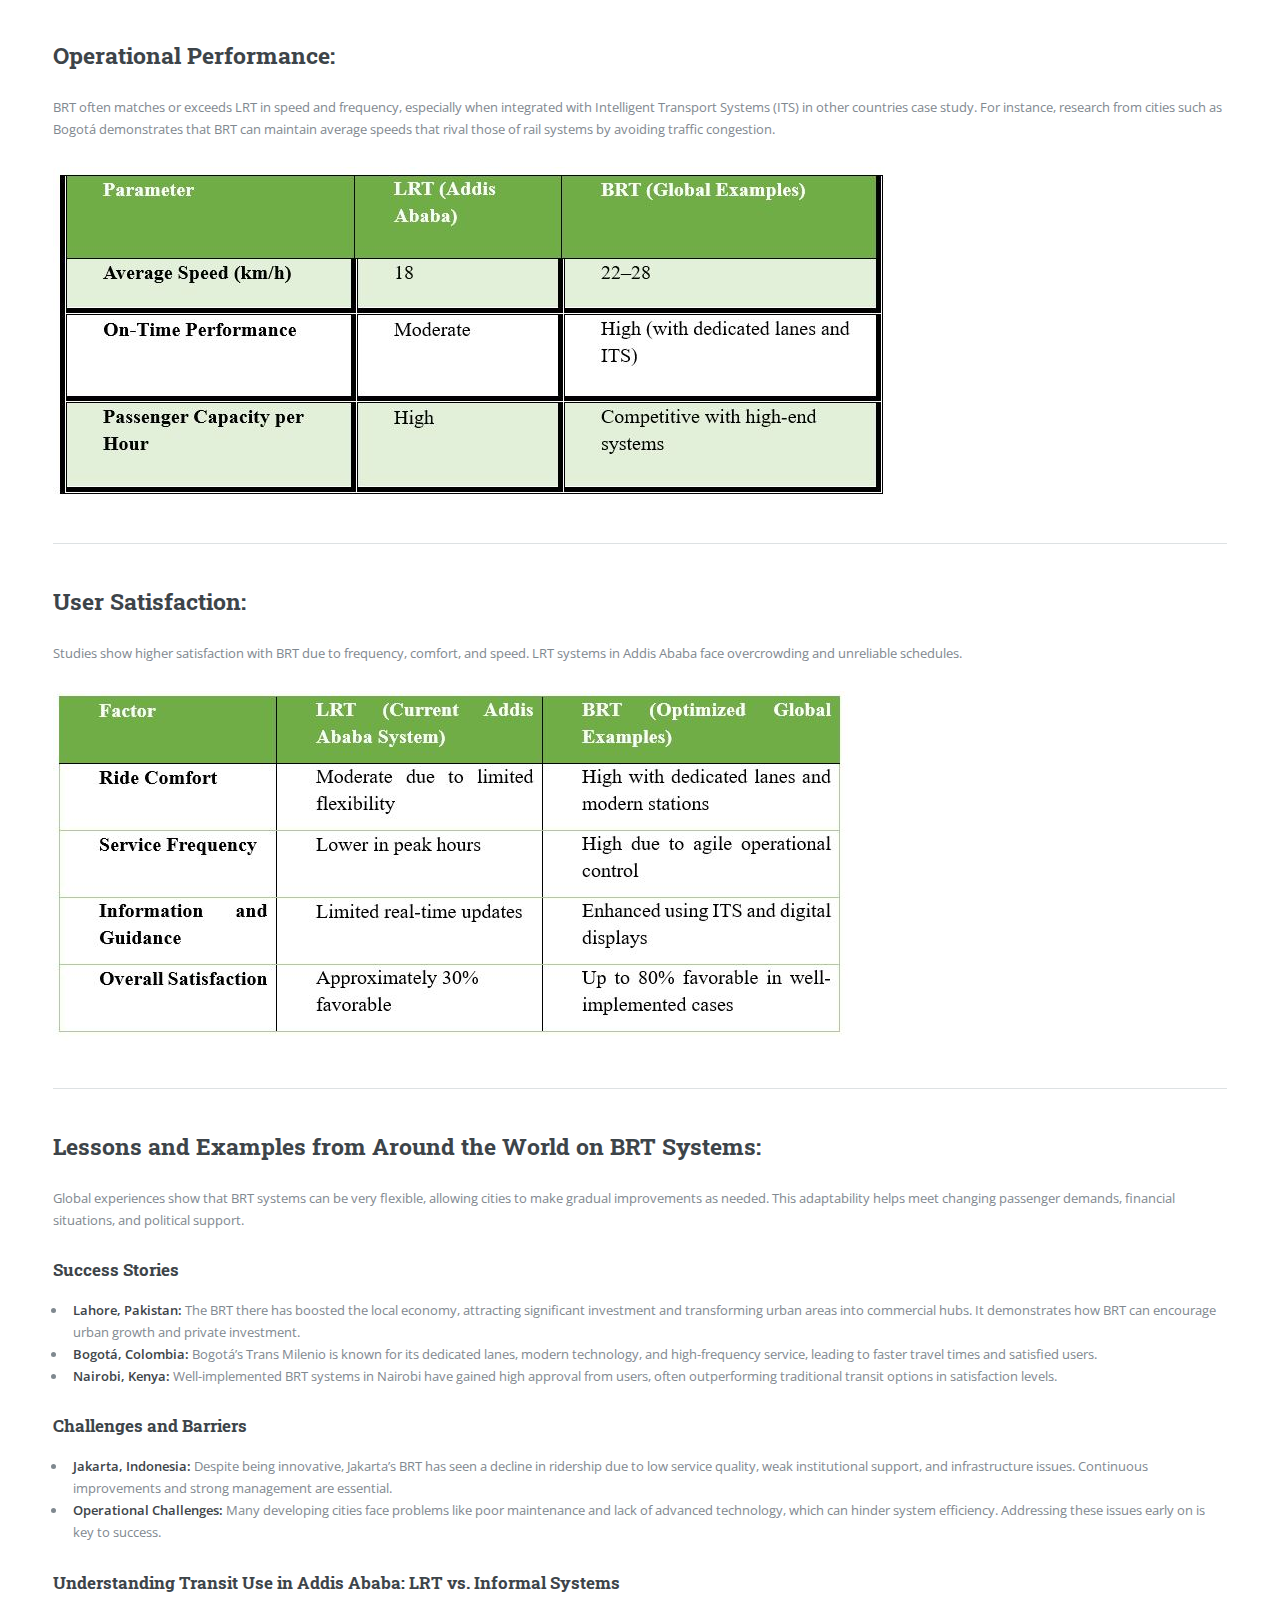
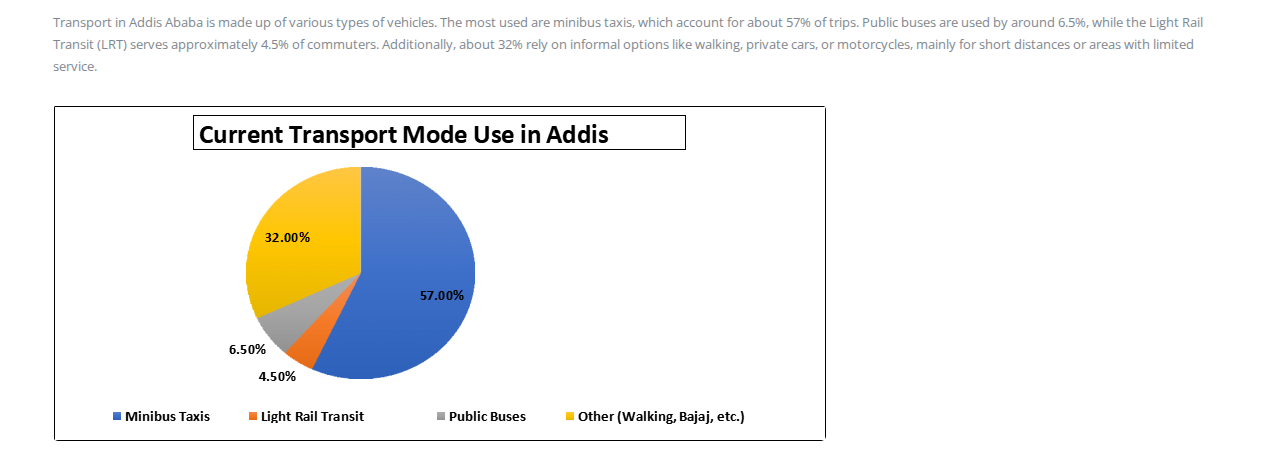
<file: pages/Literature Review.html>
<!DOCTYPE HTML>
<!--
	Editorial by HTML5 UP
	html5up.net | @ajlkn
	Free for personal and commercial use under the CCA 3.0 license (html5up.net/license)
-->
<html>
	<head>
		<title>Generic - Editorial by HTML5 UP</title>
		<meta charset="utf-8" />
		<meta name="viewport" content="width=device-width, initial-scale=1, user-scalable=no" />
		<link rel="stylesheet" href="../assets/css/main.css" />
		<link rel="stylesheet" href="../assets/css/custom.css" />
	</head>
	<body class="is-preload">

		<!-- Wrapper -->
			<div id="wrapper">

				<!-- Main -->
					<div id="main">
						<div class="inner">

							<!-- Header -->
								<header id="header">
									<a href="../index.html" class="logo"><strong>Title:</strong> Literature Review</a>
								</header>

							<!-- Content -->
								<section>
									<header class="main">
										<h1>Literature Review</h1>
									</header>

									<span class="image main"><img src="../images/review.jpg" alt="" /></span>

									<hr class="major" />

									<h2>LRT vs. BRT Overview:</h2>
									<p><strong>LRT</strong> is an electric rail system with high capacity but high infrastructure and maintenance costs. Light Rail Transit (LRT) is a public rail transport system typically distinguished by fixed guideways, greater capacity for passengers, and higher costs of construction.</p>
									<p><strong>BRT</strong> offers similar service levels using buses on dedicated lanes at lower cost and greater flexibility. BRT schemes are flexible and scalable; they can be rolled out in phases and scaled up as passenger demand or opportunities for funding change.</p>

									<hr class="major" />

									<h2>Cost and Infrastructure:</h2>
									<p>LRT costs about $16–25 million/km and takes longer to build. BRT costs $3–8 million/km and can be deployed faster.</p>
									<span class="image"><img src="../images/cost and Infrastructure.JPG" alt="" ></span>

									<hr class="major" />
									<h2>Operational Performance:</h2>
									<p>BRT often matches or exceeds LRT in speed and frequency, especially when integrated with Intelligent Transport Systems (ITS) in other countries case study. For instance, research from cities such as Bogotá demonstrates that BRT can maintain average speeds that rival those of rail systems by avoiding traffic congestion.</p>
									<span class="image"> <img src="../images/operational performance.JPG" alt=""></span>

									<hr class="major" />
									<h2>User Satisfaction:</h2>
									<p>Studies show higher satisfaction with BRT due to frequency, comfort, and speed. LRT systems in Addis Ababa face overcrowding and unreliable schedules.</p>
									<span class="image"><img src="../images/User Satisfaction.JPG" alt=""></span>

									<hr class="major" />
									<h2>Lessons and Examples from Around the World on BRT Systems:</h2>
									<p>Global experiences show that BRT systems can be very flexible, allowing cities to make gradual improvements as needed. This adaptability helps meet changing passenger demands, financial situations, and political support.</p>
									<h3>Success Stories</h3>
									<ul>
										<li><strong>Lahore, Pakistan:</strong> The BRT there has boosted the local economy, attracting significant investment and transforming urban areas into commercial hubs. It demonstrates how BRT can encourage urban growth and private investment.</li>
										<li><strong>Bogotá, Colombia:</strong> Bogotá’s Trans Milenio is known for its dedicated lanes, modern technology, and high-frequency service, leading to faster travel times and satisfied users.</li>
										<li><strong> Nairobi, Kenya:</strong> Well-implemented BRT systems in Nairobi have gained high approval from users, often outperforming traditional transit options in satisfaction levels.</li>
									</ul>
									<h3>Challenges and Barriers</h3>
									<ul>
										<li><strong>Jakarta, Indonesia:</strong> Despite being innovative, Jakarta’s BRT has seen a decline in ridership due to low service quality, weak institutional support, and infrastructure issues. Continuous improvements and strong management are essential.</li>
										<li><strong>Operational Challenges:</strong> Many developing cities face problems like poor maintenance and lack of advanced technology, which can hinder system efficiency. Addressing these issues early on is key to success.</li>

									</ul>
									<h3>Understanding Transit Use in Addis Ababa: LRT vs. Informal  Systems</h3>
									<p>Transport in Addis Ababa is made up of various types of vehicles. The most used are minibus taxis, which account for about 57% of trips. Public buses are used by around 6.5%, while the Light Rail Transit (LRT) serves approximately 4.5% of commuters. Additionally, about 32% rely on informal options like walking, private cars, or motorcycles, mainly for short distances or areas with limited service.</p>
									<span class="image"><img src="../images/pie chart.png" alt=""></span>

								</section>

						</div>
					</div>

				<!-- Sidebar -->
					<div id="sidebar">
						<div class="inner">

							<!-- Search -->
								<section id="search" class="alt">
									<form method="get" action="search.html">
										<input type="text" name="query" id="query" placeholder="Search" />
									</form>
								</section>

							<!-- Menu -->
								<nav id="menu">
									<header class="major">
										<h2>Menu</h2>
									</header>
									<ul>
										<li><a href="../index.html">Homepage</a></li>
										<li><a href="Introduction.html">Introduction</a></li>
										<li class="current"><a href="Literature Review.html">Literature Review</a></li>
										<li><a href="Research Methodology.html">Research Methodology</a></li>
										<li><a href="Results And Discussions.html">Results And Discussions</a></li>
										<li><a href="Conclusion and Recommendation.html">Conclusion and Recommendation</a></li>
									</ul>
								</nav>

							<!-- Footer -->
								<footer id="footer">
									<p class="copyright">&copy; Untitled. All rights reserved. Demo Images: <a href="https://unsplash.com">Unsplash</a>. Design: <a href="https://html5up.net">HTML5 UP</a>.</p>
								</footer>

						</div>
					</div>

			</div>

		<!-- Scripts -->
			<script src="../assets/js/jquery.min.js"></script>
			<script src="../assets/js/browser.min.js"></script>
			<script src="../assets/js/breakpoints.min.js"></script>
			<script src="../assets/js/util.js"></script>
			<script src="../assets/js/main.js"></script>

	</body>
</html>
</file>
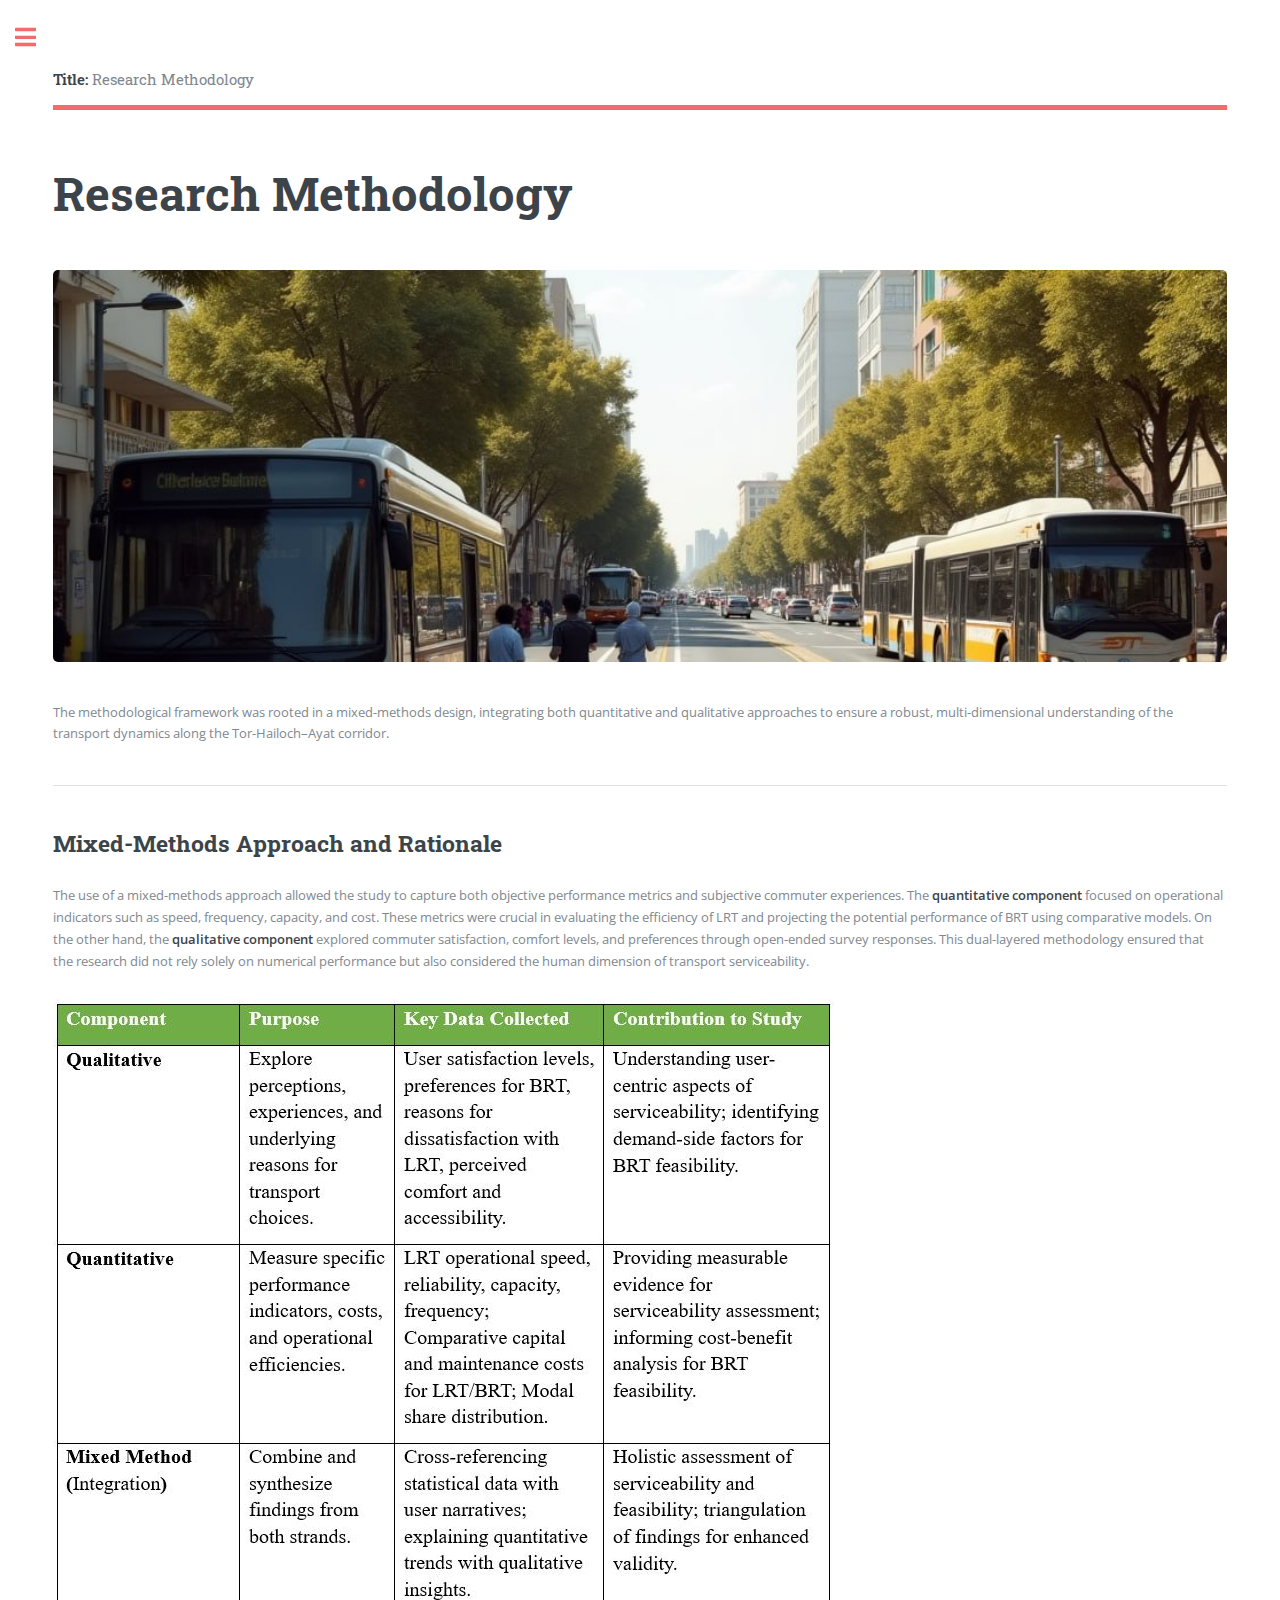
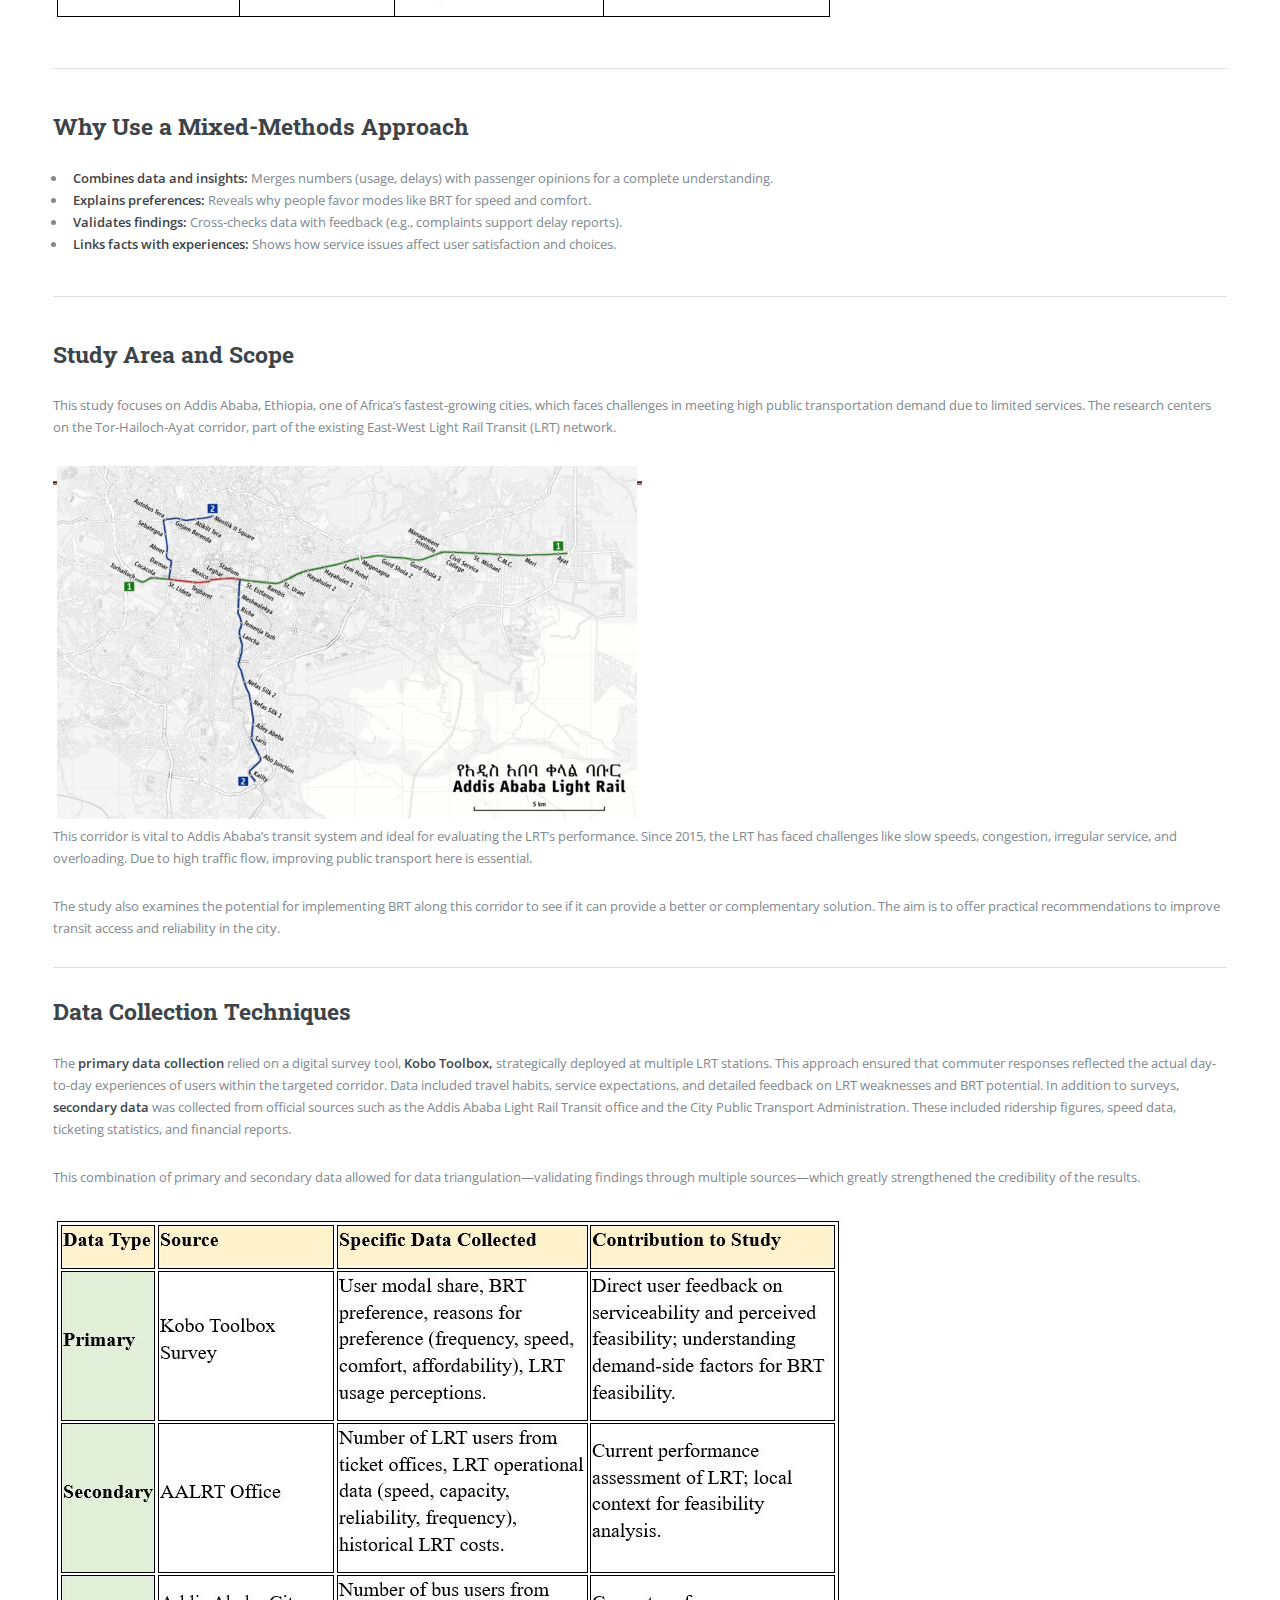
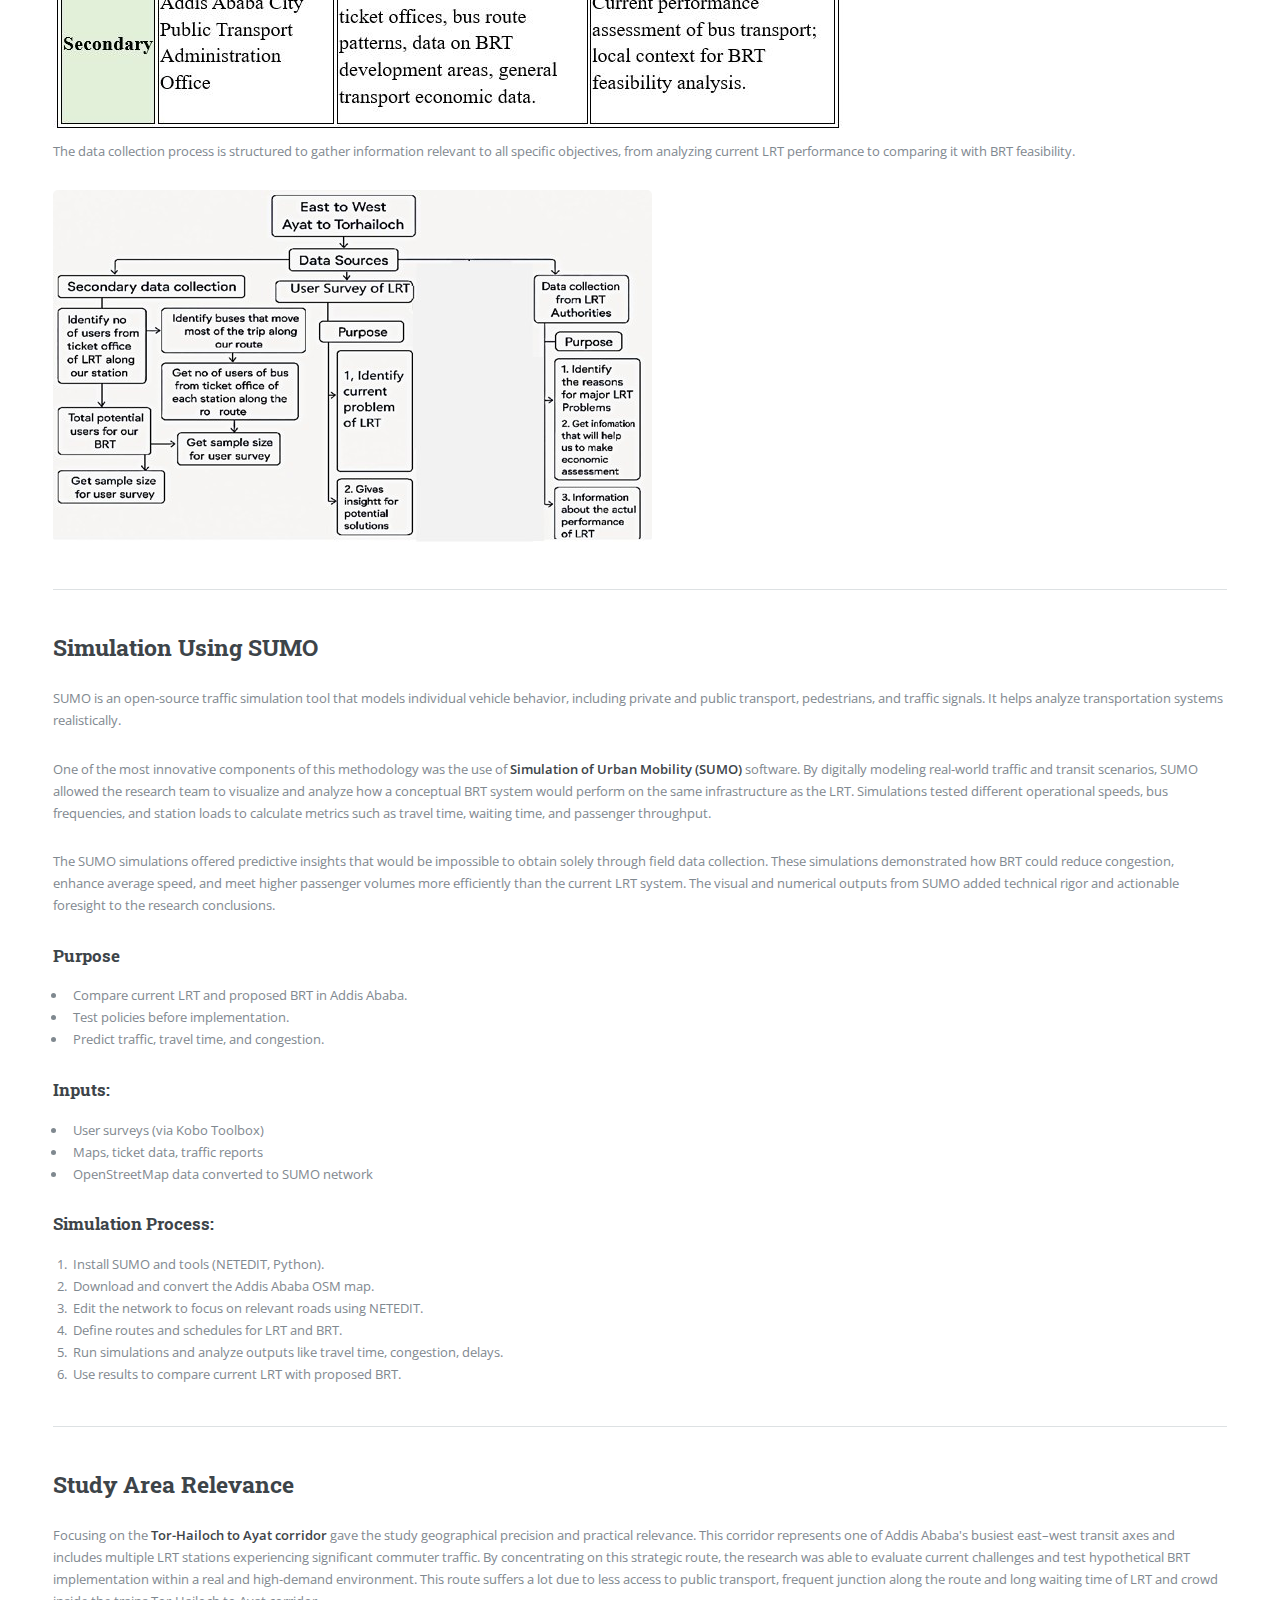
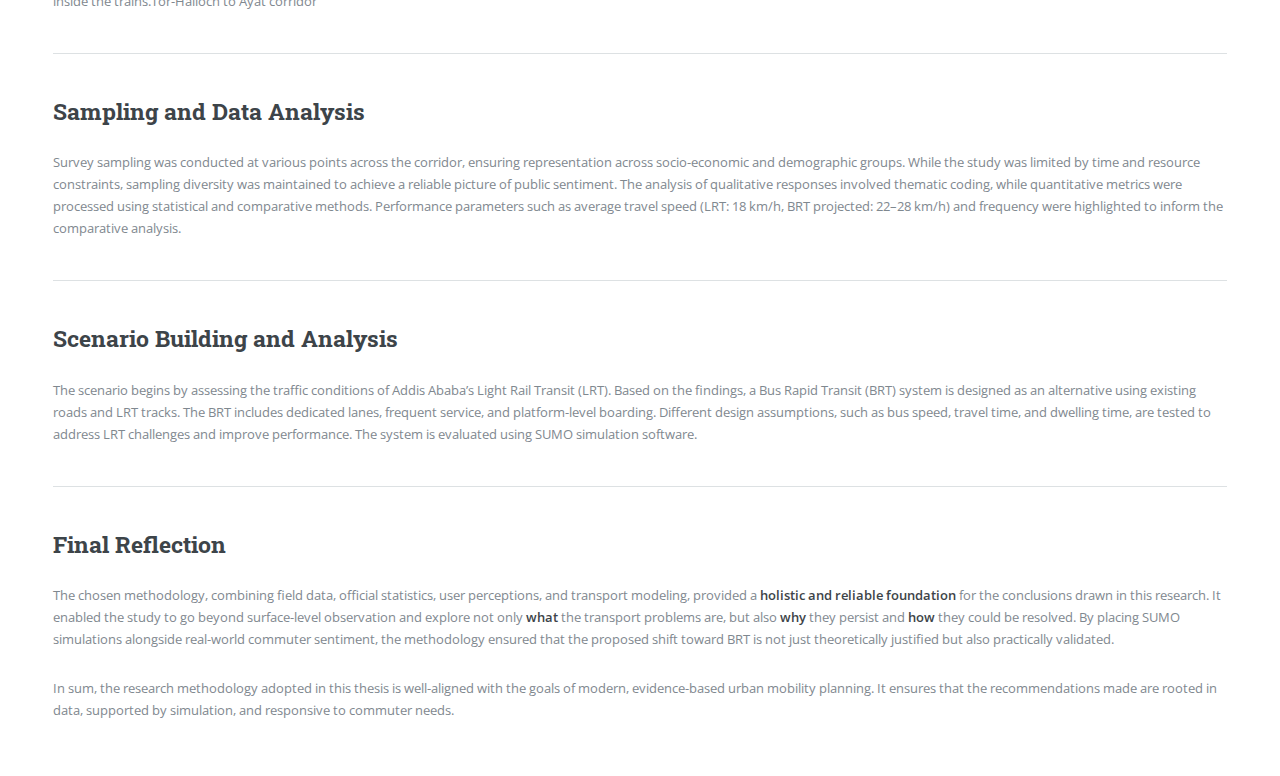
<file: pages/Research Methodology.html>
<!DOCTYPE HTML>
<!--
	Editorial by HTML5 UP
	html5up.net | @ajlkn
	Free for personal and commercial use under the CCA 3.0 license (html5up.net/license)
-->
<html>
	<head>
		<title>Generic - Editorial by HTML5 UP</title>
		<meta charset="utf-8" />
		<meta name="viewport" content="width=device-width, initial-scale=1, user-scalable=no" />
		<link rel="stylesheet" href="../assets/css/main.css" />
		<link rel="stylesheet" href="../assets/css/custom.css" />
	</head>
	<body class="is-preload">

		<!-- Wrapper -->
			<div id="wrapper">

				<!-- Main -->
					<div id="main">
						<div class="inner">

							<!-- Header -->
								<header id="header">
									<a href="../index.html" class="logo"><strong>Title:</strong> Research Methodology</a>
								</header>

							<!-- Content -->
								<section>
									<header class="main">
										<h1>Research Methodology</h1>
									</header>

									<span class="image main"><img src="../images/methodology.jpg" alt="" /></span>

									<p>The methodological framework was rooted in a mixed-methods design, integrating both quantitative and qualitative approaches to ensure a robust, multi-dimensional understanding of the transport dynamics along the Tor-Hailoch–Ayat corridor.</p>
									
									<hr class="major" />
									<h2>Mixed-Methods Approach and Rationale</h2>
									<p>The use of a mixed-methods approach allowed the study to capture both objective performance metrics and subjective commuter experiences. The <strong>quantitative component </strong> focused on operational indicators such as speed, frequency, capacity, and cost. These metrics were crucial in evaluating the efficiency of LRT and projecting the potential performance of BRT using comparative models. On the other hand, the <strong>qualitative component </strong>explored commuter satisfaction, comfort levels, and preferences through open-ended survey responses. This dual-layered methodology ensured that the research did not rely solely on numerical performance but also considered the human dimension of transport serviceability.</p>
									<span class="image"> <img src="../images/Mixed Method.JPG" alt=""></span>

									<hr class="major" />
									<h2>Why Use a Mixed-Methods Approach</h2>
									<ul>
										<li><strong>Combines data and insights:</strong> Merges numbers (usage, delays) with passenger opinions for a complete understanding.</li>
										<li><strong>Explains preferences:</strong> Reveals why people favor modes like BRT for speed and comfort.</li>
										<li><strong>Validates findings:</strong> Cross-checks data with feedback (e.g., complaints support delay reports).</li>
										<li><strong>Links facts with experiences:</strong> Shows how service issues affect user satisfaction and choices.</li>
									</ul>

									<hr class="major" />
									<h2> Study Area and Scope</h2>
									<p>This study focuses on Addis Ababa, Ethiopia, one of Africa’s fastest-growing cities, which faces challenges in meeting high public transportation demand due to limited services. The research centers on the Tor-Hailoch-Ayat corridor, part of the existing East-West Light Rail Transit (LRT) network.</p>
									<span class="images"><img src="../images/scope.png" alt=""></span>
									<p>This corridor is vital to Addis Ababa’s transit system and ideal for evaluating the LRT’s performance. Since 2015, the LRT has faced challenges like slow speeds, congestion, irregular service, and overloading. Due to high traffic flow, improving public transport here is essential.</p>
									<p>The study also examines the potential for implementing BRT along this corridor to see if it can provide a better or complementary solution. The aim is to offer practical recommendations to improve transit access and reliability in the city.</p>

									<hr>
									<h2>Data Collection Techniques</h2>
									<p>The <strong>primary data collection</strong> relied on a digital survey tool, <strong>Kobo Toolbox,</strong> strategically deployed at multiple LRT stations. This approach ensured that commuter responses reflected the actual day-to-day experiences of users within the targeted corridor. Data included travel habits, service expectations, and detailed feedback on LRT weaknesses and BRT potential. In addition to surveys, <strong>secondary data</strong> was collected from official sources such as the Addis Ababa Light Rail Transit office and the City Public Transport Administration. These included ridership figures, speed data, ticketing statistics, and financial reports.</p>
									<p>This combination of primary and secondary data allowed for data triangulation—validating findings through multiple sources—which greatly strengthened the credibility of the results.</p>
									<span class="image"><img src="../images/Data Sources primary and secondary.JPG" alt=""></span>
									<p>The data collection process is structured to gather information relevant to all specific objectives, from analyzing current LRT performance to comparing it with BRT feasibility.</p>
									<span class="image"><img src="../images/data colection flow.png" alt=""></span>

									<hr class="major" />
									<h2>Simulation Using SUMO</h2>
									<p>SUMO is an open-source traffic simulation tool that models individual vehicle behavior, including private and public transport, pedestrians, and traffic signals. It helps analyze transportation systems realistically.</p>
									<p>One of the most innovative components of this methodology was the use of <strong>Simulation of Urban Mobility (SUMO)</strong> software. By digitally modeling real-world traffic and transit scenarios, SUMO allowed the research team to visualize and analyze how a conceptual BRT system would perform on the same infrastructure as the LRT. Simulations tested different operational speeds, bus frequencies, and station loads to calculate metrics such as travel time, waiting time, and passenger throughput.</p>
									<p>The SUMO simulations offered predictive insights that would be impossible to obtain solely through field data collection. These simulations demonstrated how BRT could reduce congestion, enhance average speed, and meet higher passenger volumes more efficiently than the current LRT system. The visual and numerical outputs from SUMO added technical rigor and actionable foresight to the research conclusions.</p>
									<h3>Purpose</h3>
									<ul>
										<li>Compare current LRT and proposed BRT in Addis Ababa.</li>
										<li>Test policies before implementation.</li>
										<li>Predict traffic, travel time, and congestion.</li>
									</ul>

									<h3>Inputs:</h3>
									<ul>
										<li>User surveys (via Kobo Toolbox)</li>
										<li>Maps, ticket data, traffic reports</li>
										<li>OpenStreetMap data converted to SUMO network</li>
									</ul>

									<h3>Simulation Process:</h3>
									<ol>
										<li>Install SUMO and tools (NETEDIT, Python).</li>
										<li>Download and convert the Addis Ababa OSM map.</li>
										<li>Edit the network to focus on relevant roads using NETEDIT.</li>
										<li>Define routes and schedules for LRT and BRT.</li>
										<li>Run simulations and analyze outputs like travel time, congestion, delays.</li>
										<li>Use results to compare current LRT with proposed BRT.</li>
									</ol>

									<hr class="major" />
									<h2>Study Area Relevance</h2>
									<p>Focusing on the <strong>Tor-Hailoch to Ayat corridor</strong> gave the study geographical precision and practical relevance. This corridor represents one of Addis Ababa's busiest east–west transit axes and includes multiple LRT stations experiencing significant commuter traffic. By concentrating on this strategic route, the research was able to evaluate current challenges and test hypothetical BRT implementation within a real and high-demand environment. This route suffers a lot due to less access to public transport, frequent junction along the route and long waiting time of LRT and crowd inside the trains.Tor-Hailoch to Ayat corridor</p>

									<hr class="major" />
									<h2>Sampling and Data Analysis</h2>
									<p>Survey sampling was conducted at various points across the corridor, ensuring representation across socio-economic and demographic groups. While the study was limited by time and resource constraints, sampling diversity was maintained to achieve a reliable picture of public sentiment. The analysis of qualitative responses involved thematic coding, while quantitative metrics were processed using statistical and comparative methods. Performance parameters such as average travel speed (LRT: 18 km/h, BRT projected: 22–28 km/h) and frequency were highlighted to inform the comparative analysis.</p>

									<hr class="major" />
									<h2>Scenario Building and Analysis</h2>
									<p>The scenario begins by assessing the traffic conditions of Addis Ababa’s Light Rail Transit (LRT). Based on the findings, a Bus Rapid Transit (BRT) system is designed as an alternative using existing roads and LRT tracks. The BRT includes dedicated lanes, frequent service, and platform-level boarding. Different design assumptions, such as bus speed, travel time, and dwelling time, are tested to address LRT challenges and improve performance. The system is evaluated using SUMO simulation software.</p>

									<hr class="major" />
									<h2>Final Reflection</h2>
									<p>The chosen methodology, combining field data, official statistics, user perceptions, and transport modeling, provided a <strong>holistic and reliable foundation </strong>for the conclusions drawn in this research. It enabled the study to go beyond surface-level observation and explore not only <strong>what </strong>the transport problems are, but also <strong>why</strong> they persist and <strong>how</strong> they could be resolved. By placing SUMO simulations alongside real-world commuter sentiment, the methodology ensured that the proposed shift toward BRT is not just theoretically justified but also practically validated.</p>	
									<p>In sum, the research methodology adopted in this thesis is well-aligned with the goals of modern, evidence-based urban mobility planning. It ensures that the recommendations made are rooted in data, supported by simulation, and responsive to commuter needs.</p>

								</section>

						</div>
					</div>

				<!-- Sidebar -->
					<div id="sidebar">
						<div class="inner">

							<!-- Search -->
								<section id="search" class="alt">
									<form method="get" action="search.html">
										<input type="text" name="query" id="query" placeholder="Search" />
									</form>
								</section>

							<!-- Menu -->
								<nav id="menu">
									<header class="major">
										<h2>Menu</h2>
									</header>
									<ul>
										<li><a href="../index.html">Homepage</a></li>
										<li><a href="Introduction.html">Introduction</a></li>
										<li><a href="Literature Review.html">Literature Review</a></li>
										<li class="current"><a href="Research Methodology.html">Research Methodology</a></li>
										<li><a href="Results And Discussions.html">Results And Discussions</a></li>
										<li><a href="Conclusion and Recommendation.html">Conclusion and Recommendation</a></li>
									</ul>
								</nav>

							<!-- Footer -->
								<footer id="footer">
									<p class="copyright">&copy; Untitled. All rights reserved. Demo Images: <a href="https://unsplash.com">Unsplash</a>. Design: <a href="https://html5up.net">HTML5 UP</a>.</p>
								</footer>

						</div>
					</div>

			</div>

		<!-- Scripts -->
			<script src="../assets/js/jquery.min.js"></script>
			<script src="../assets/js/browser.min.js"></script>
			<script src="../assets/js/breakpoints.min.js"></script>
			<script src="../assets/js/util.js"></script>
			<script src="../assets/js/main.js"></script>

	</body>
</html>
</file>
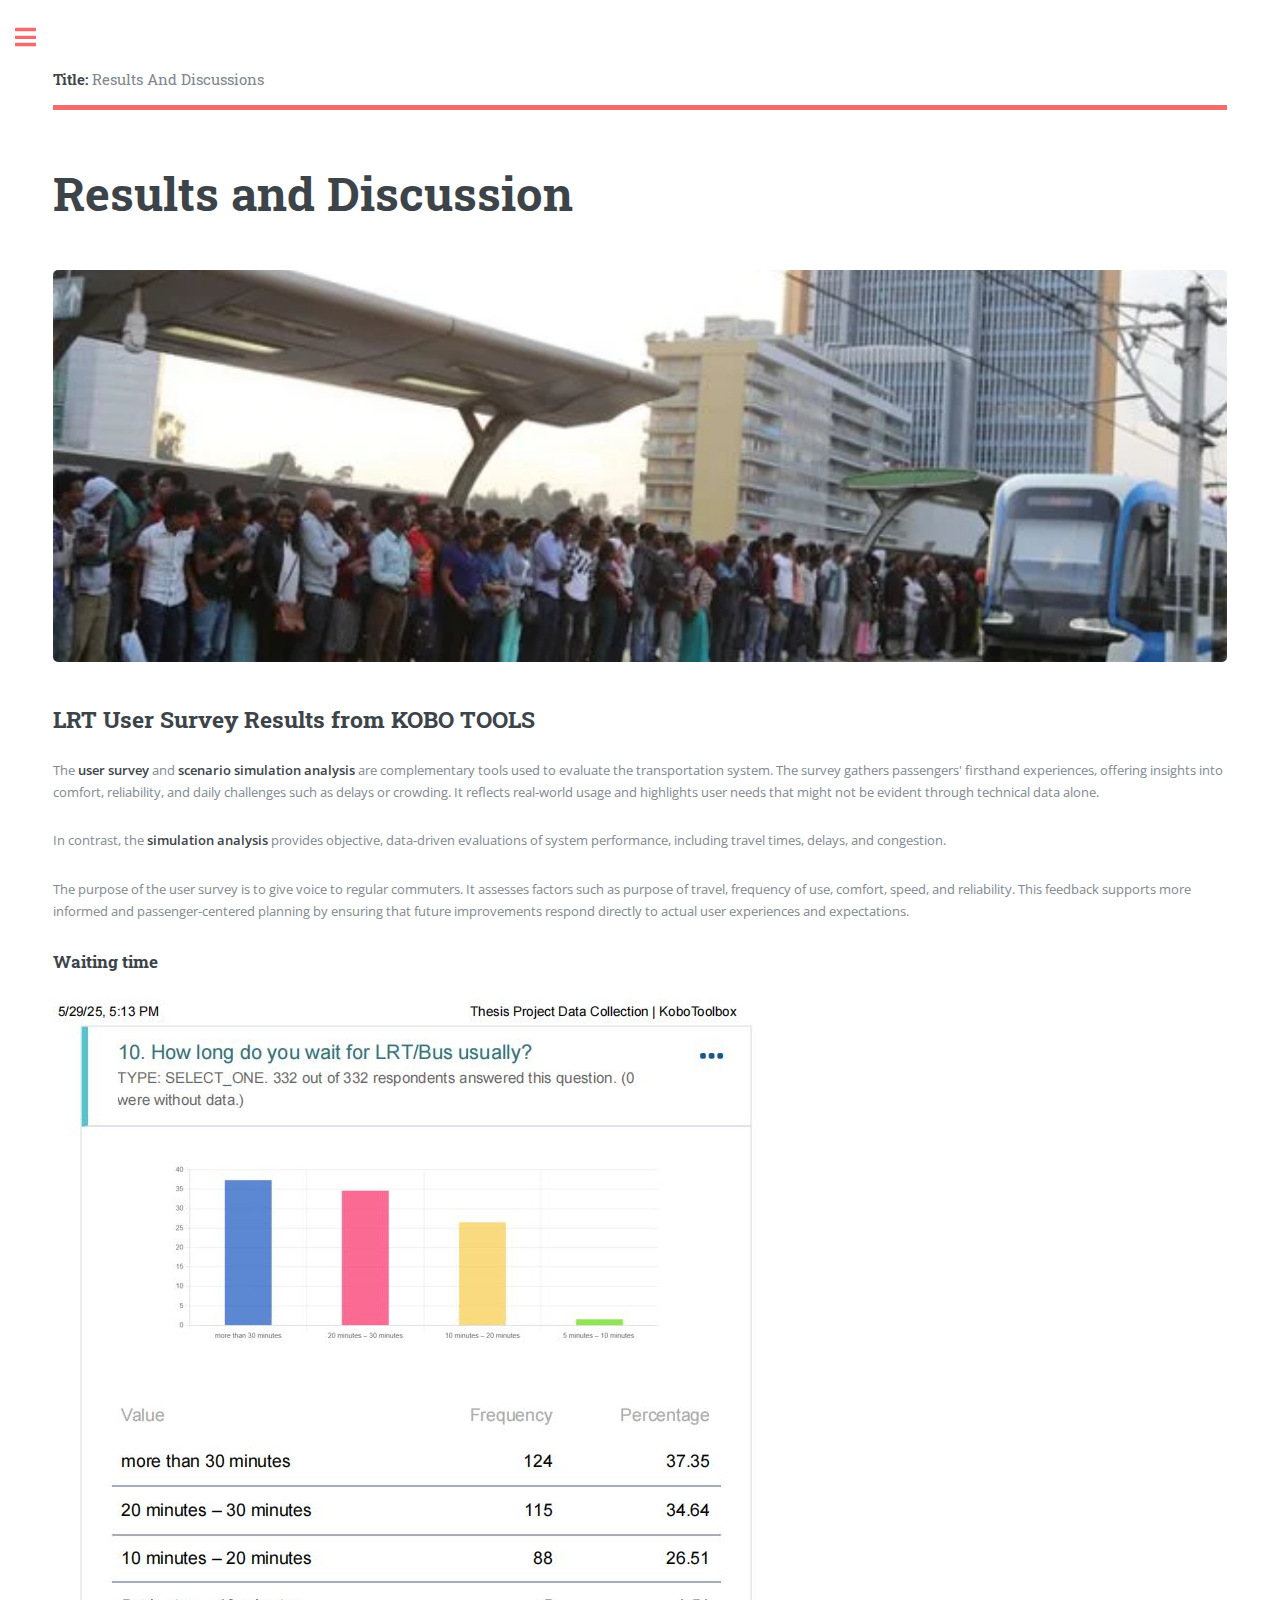
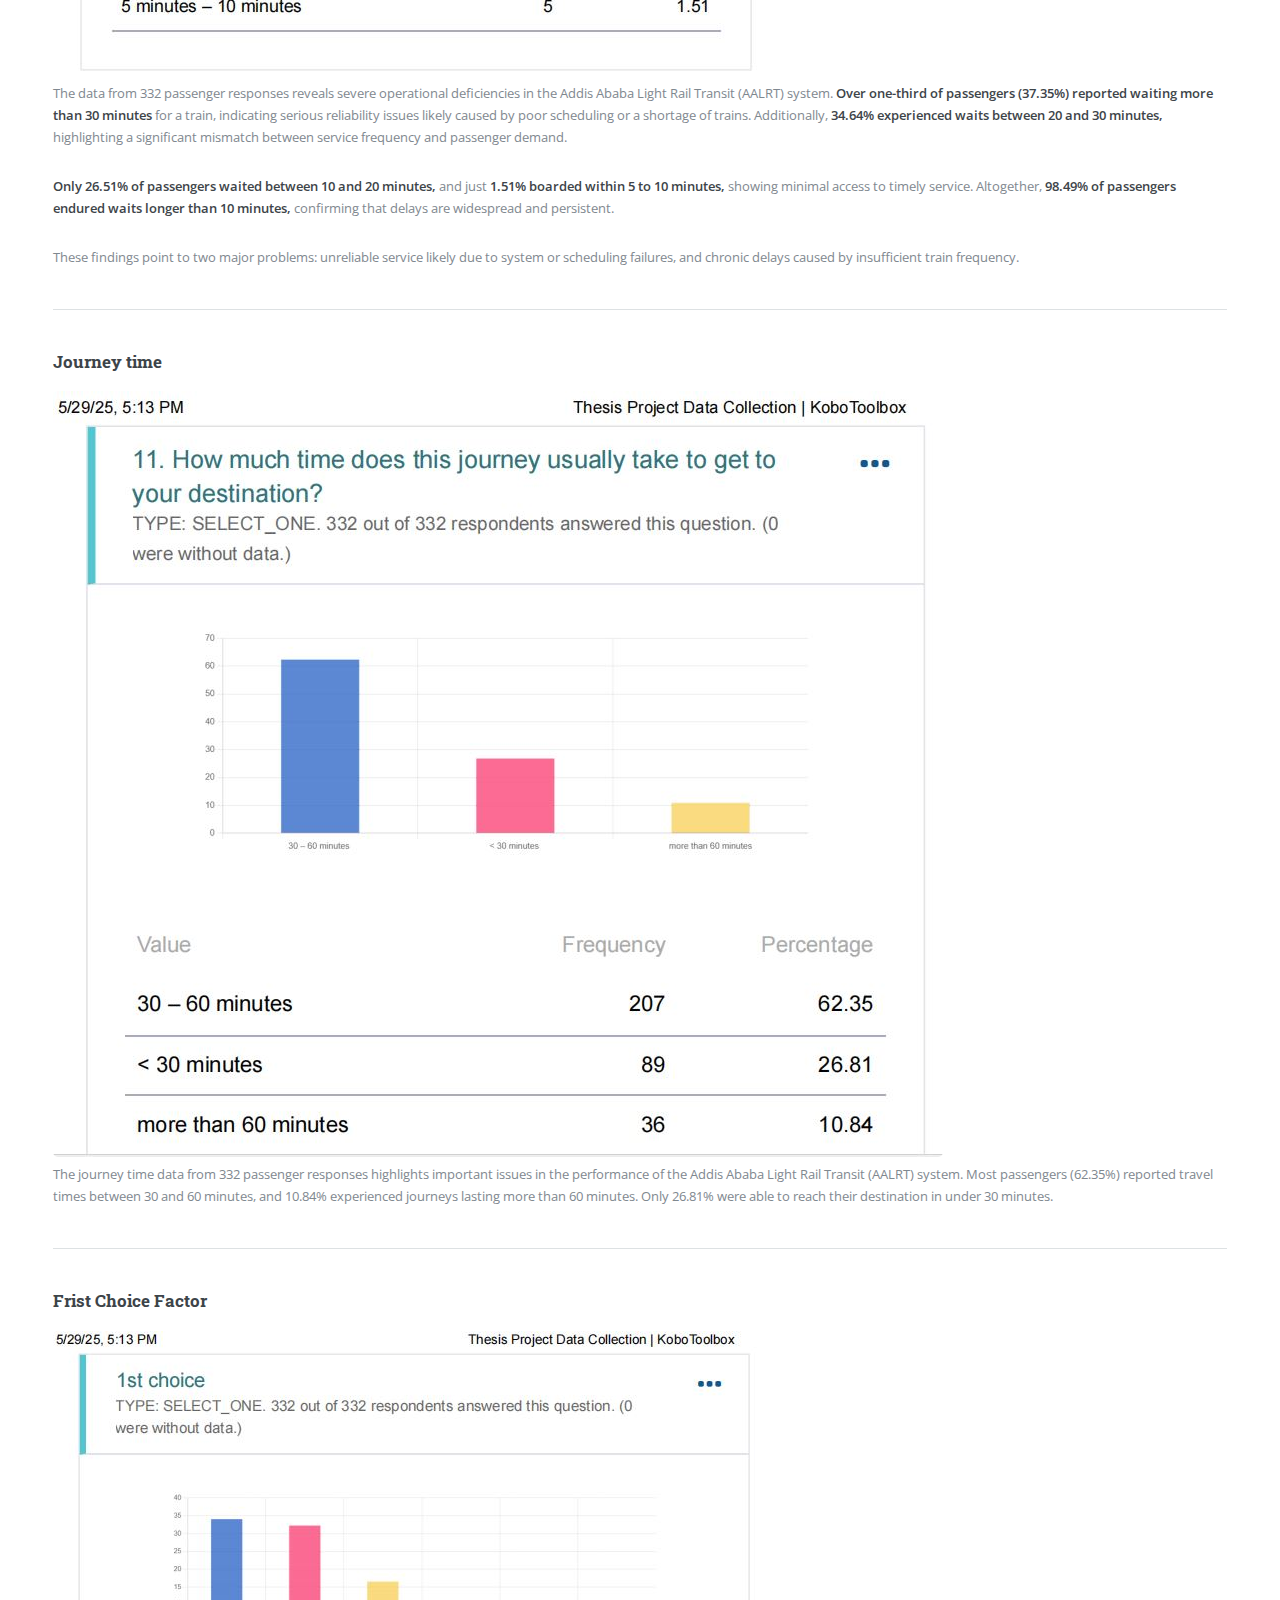
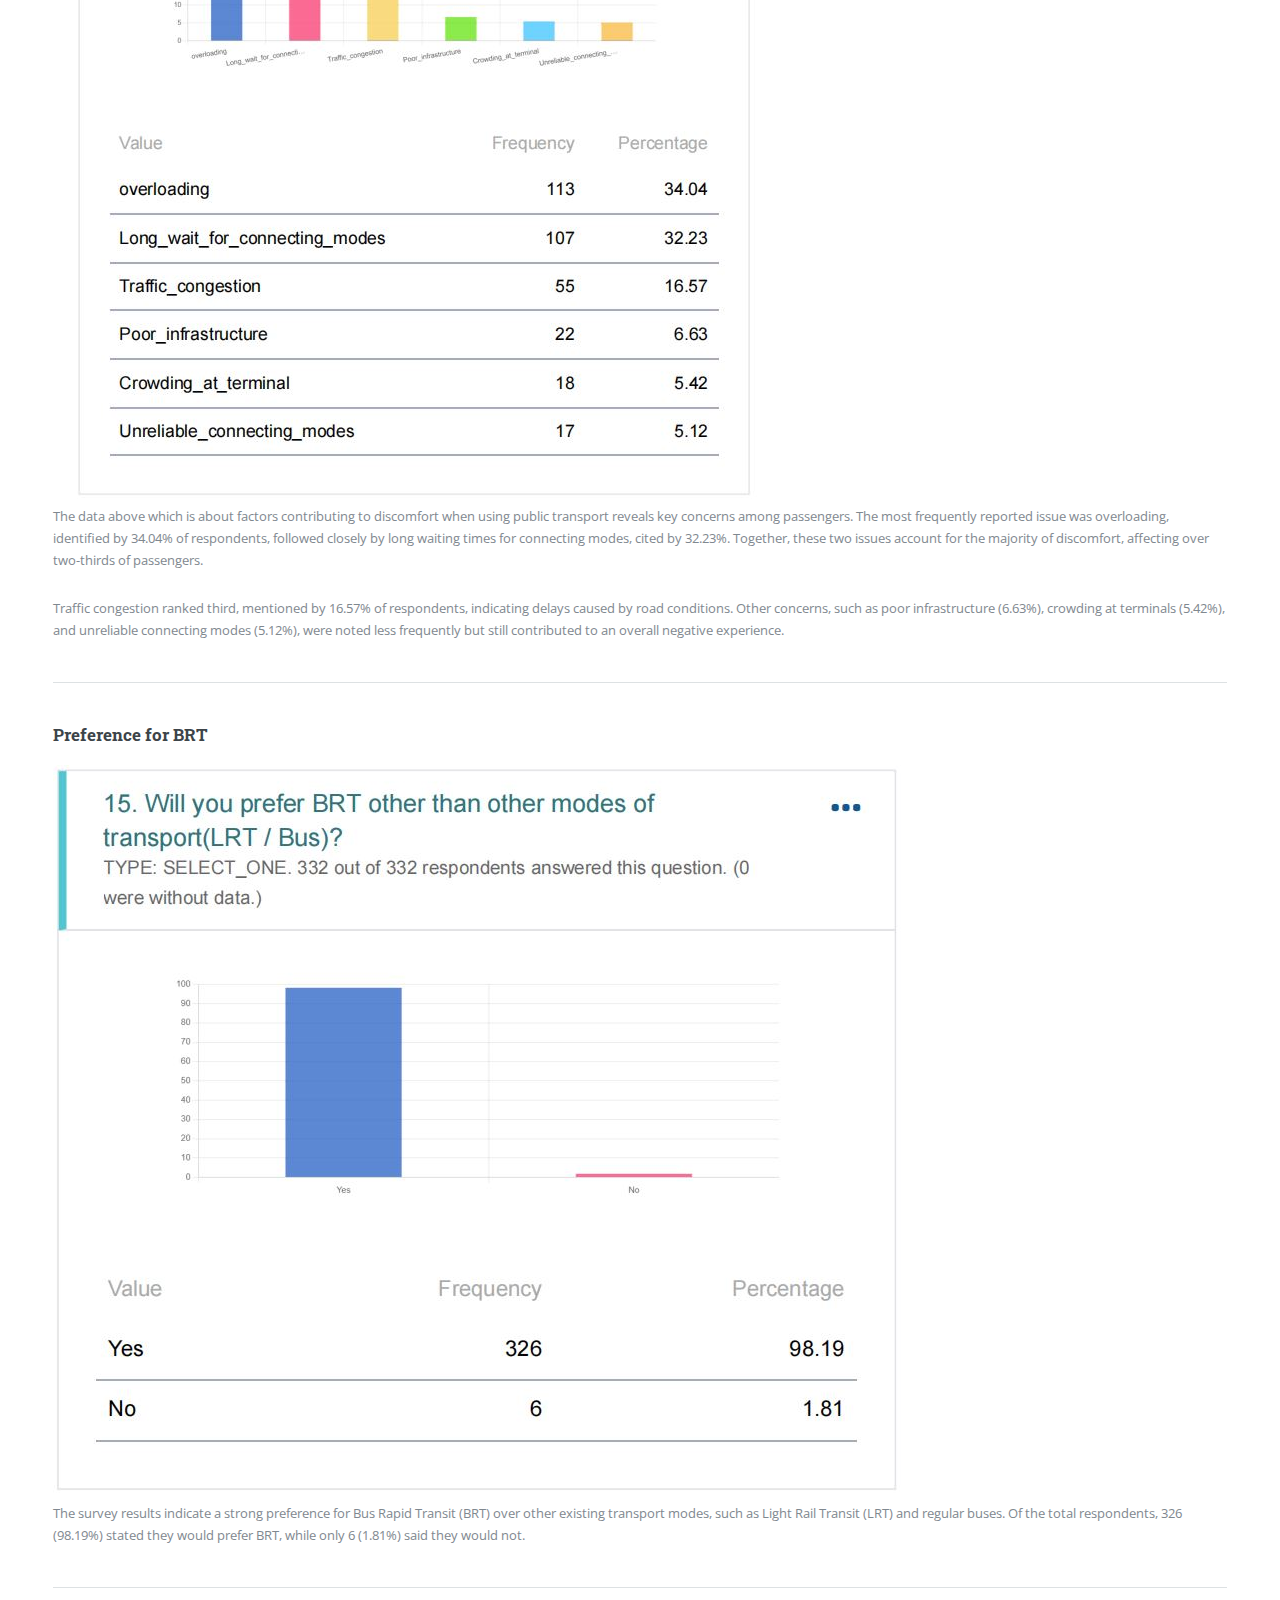
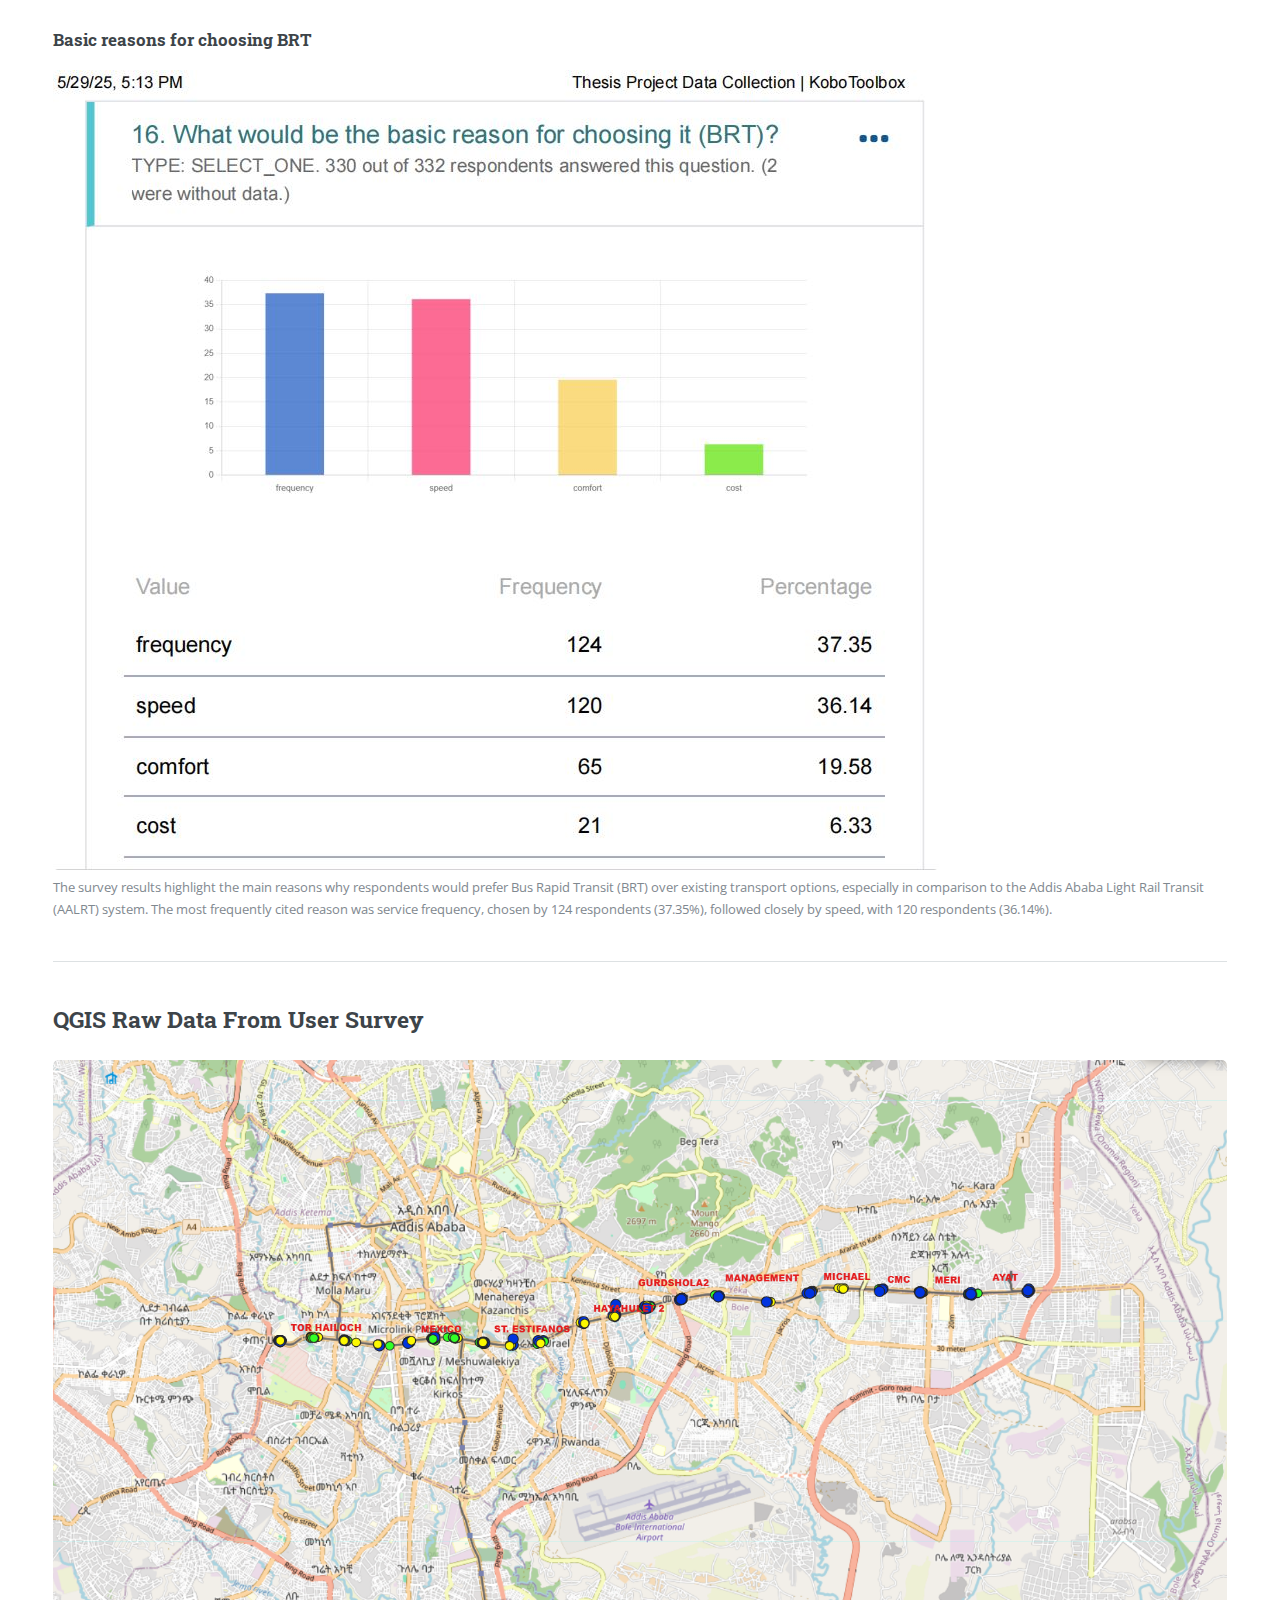
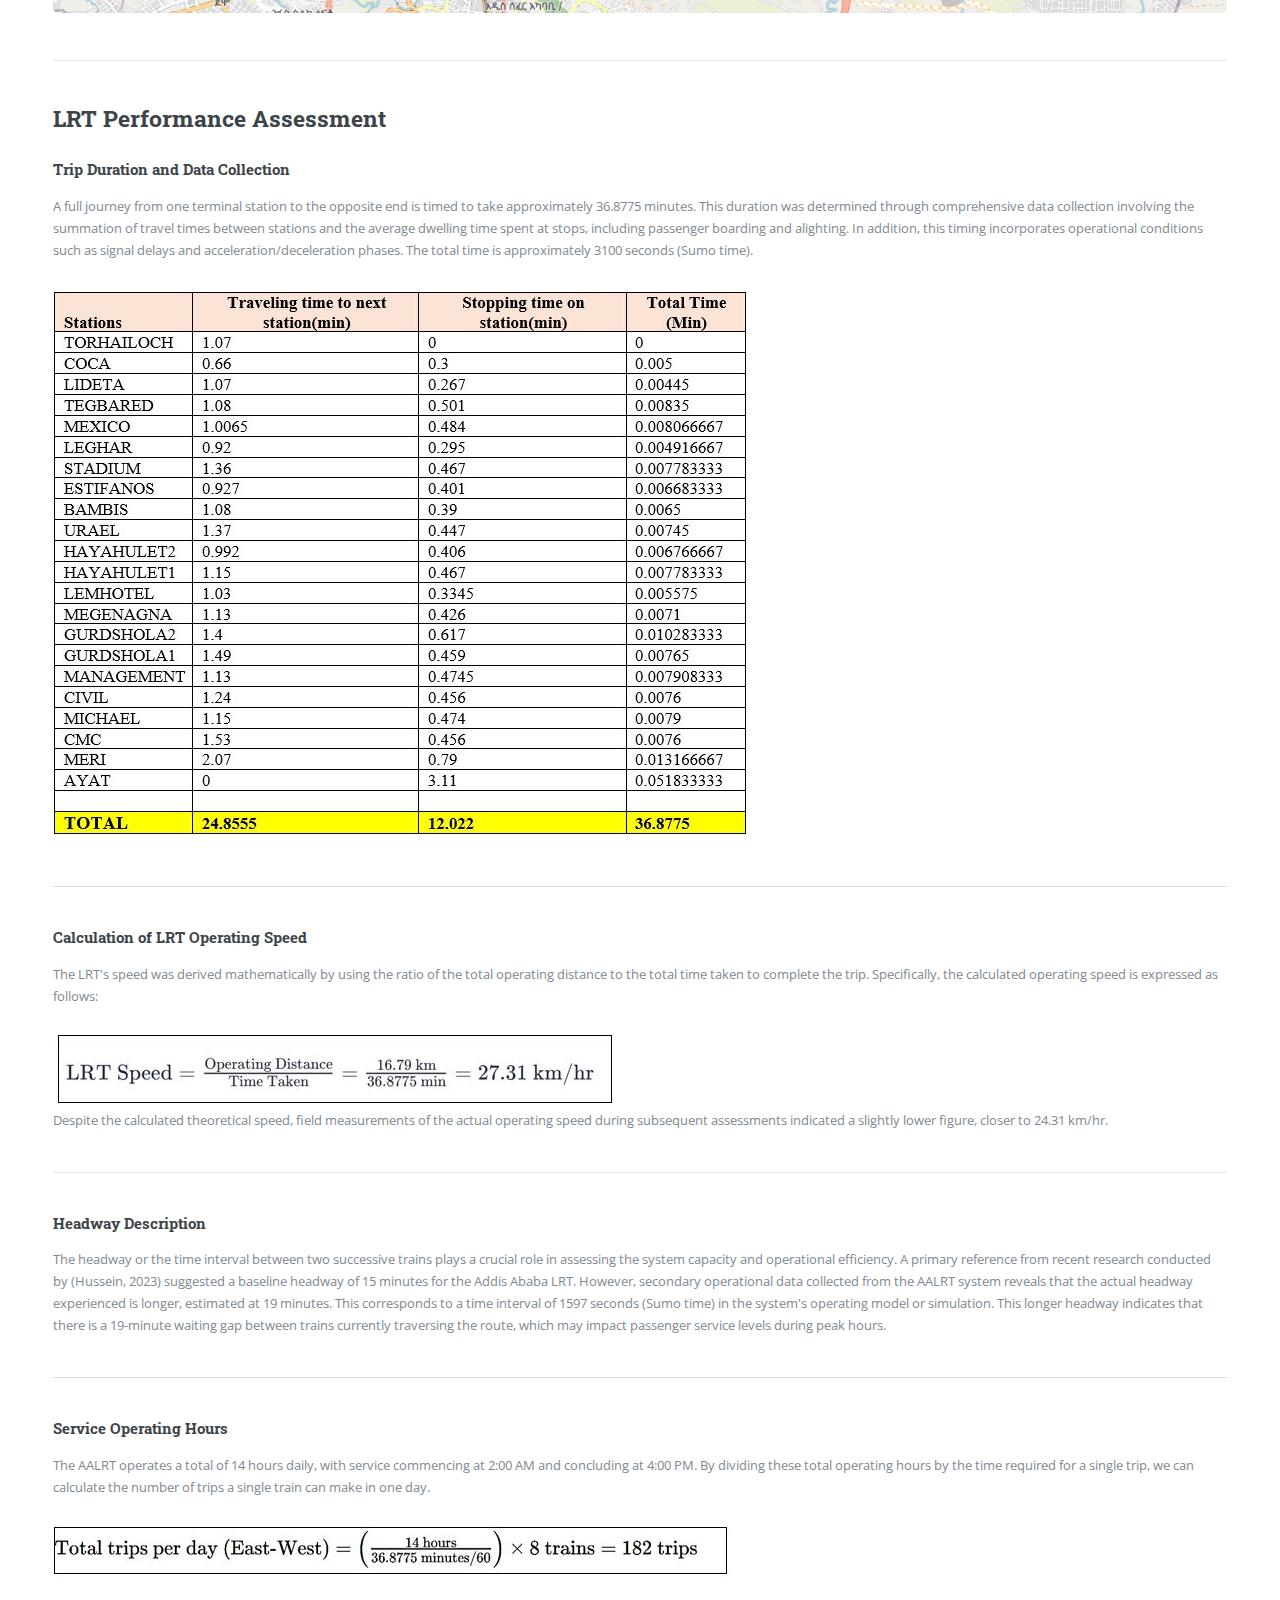
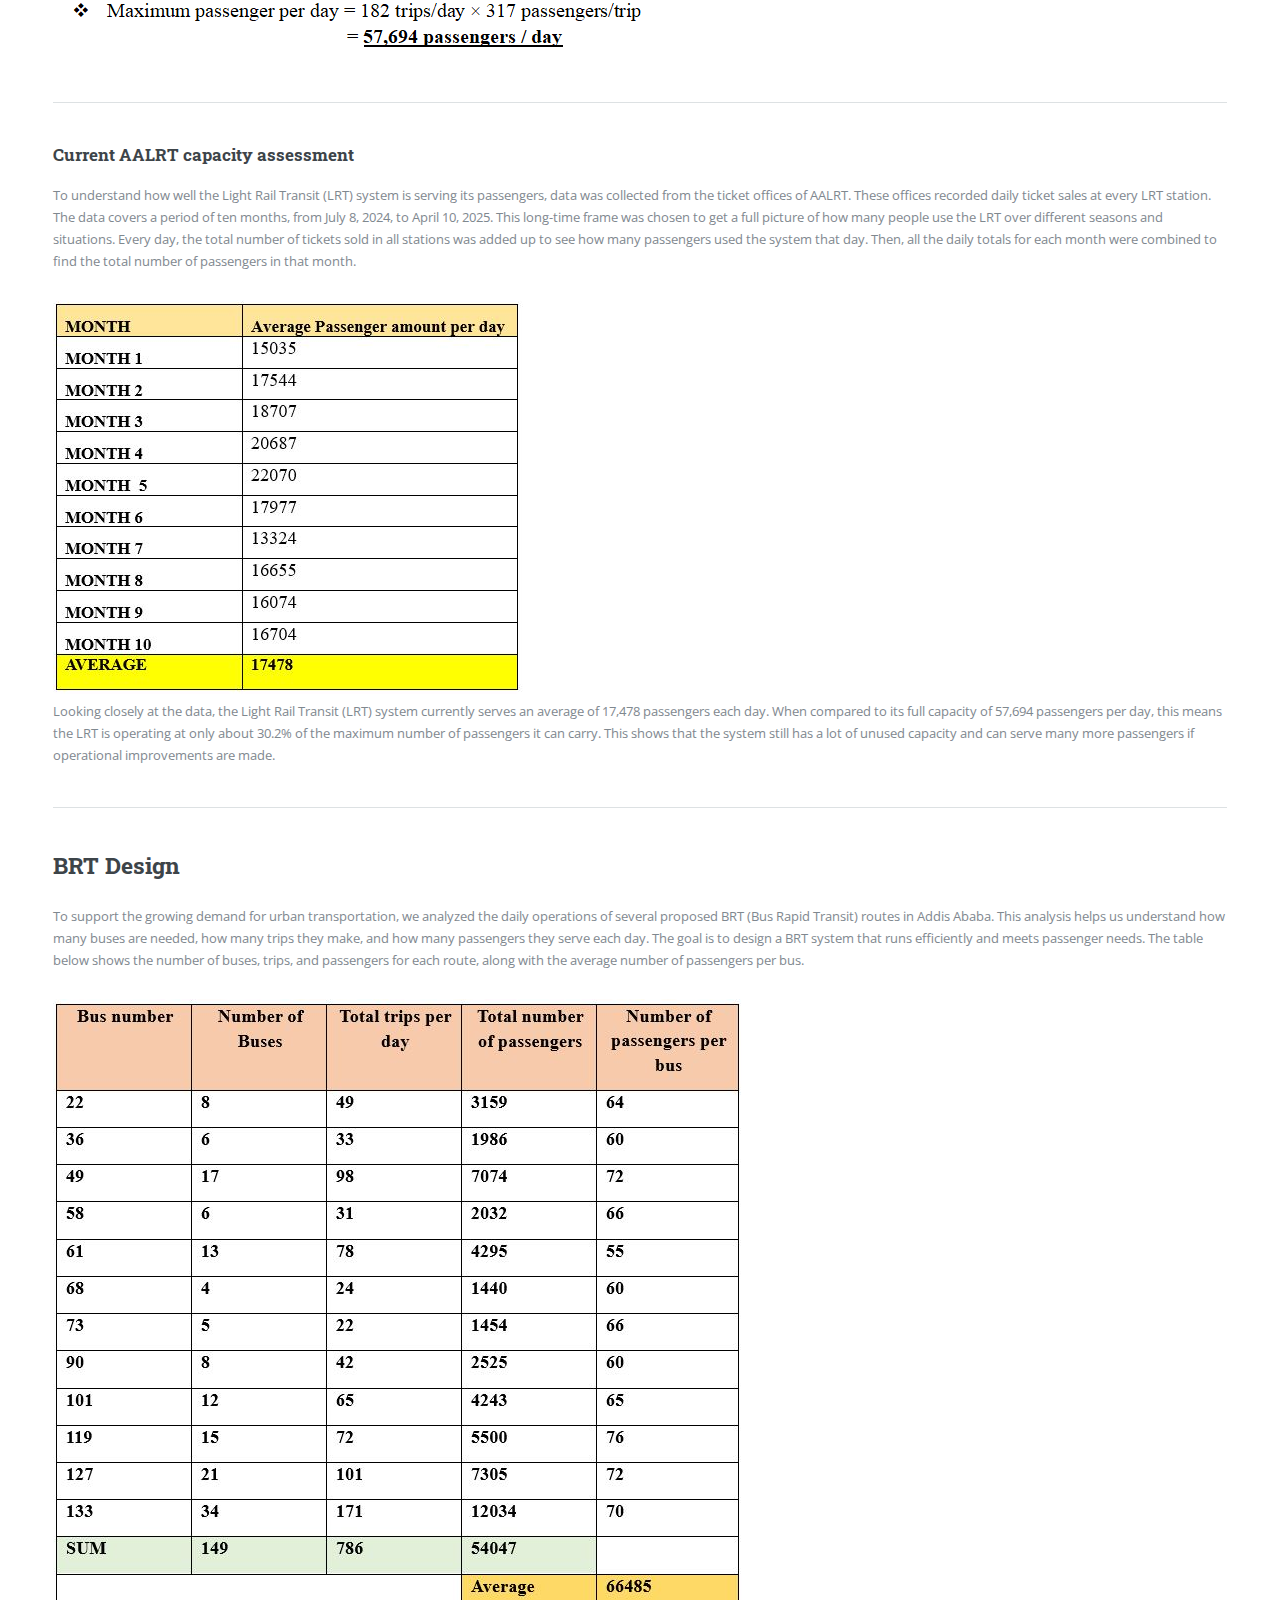
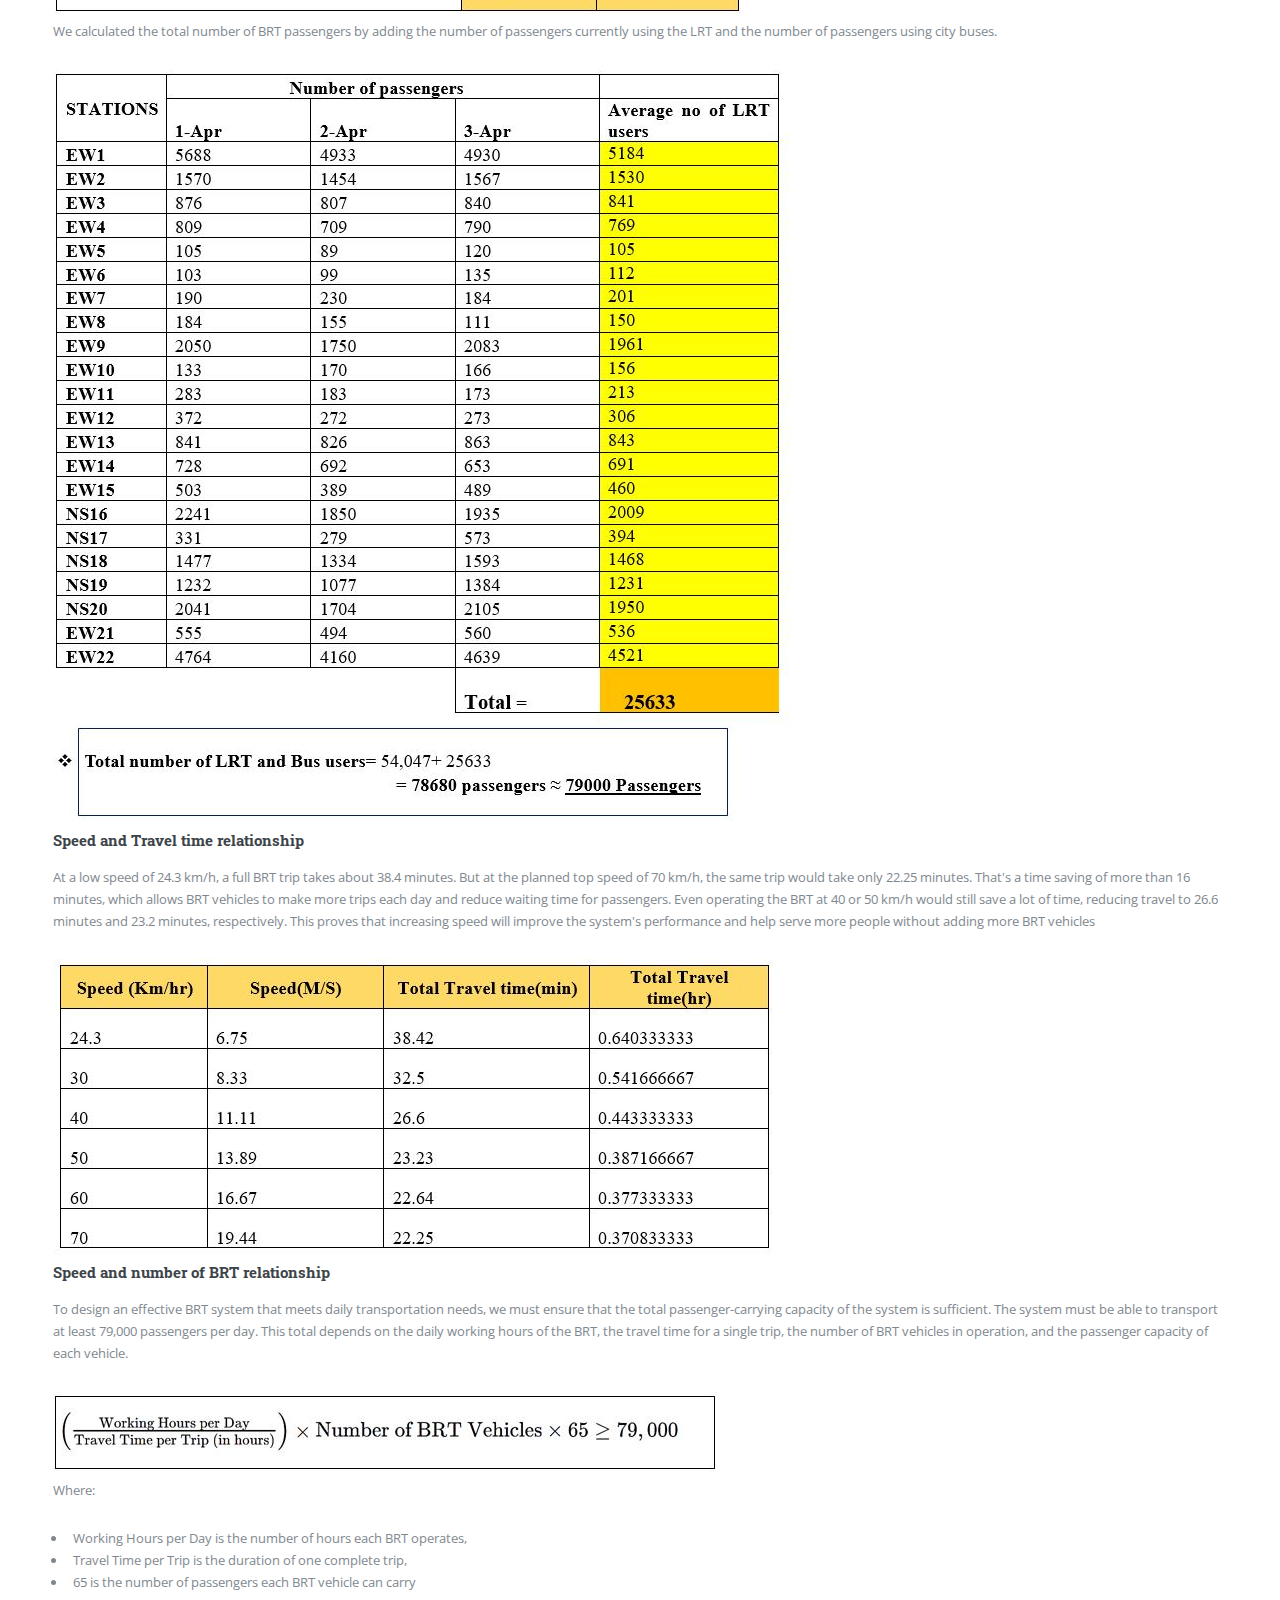
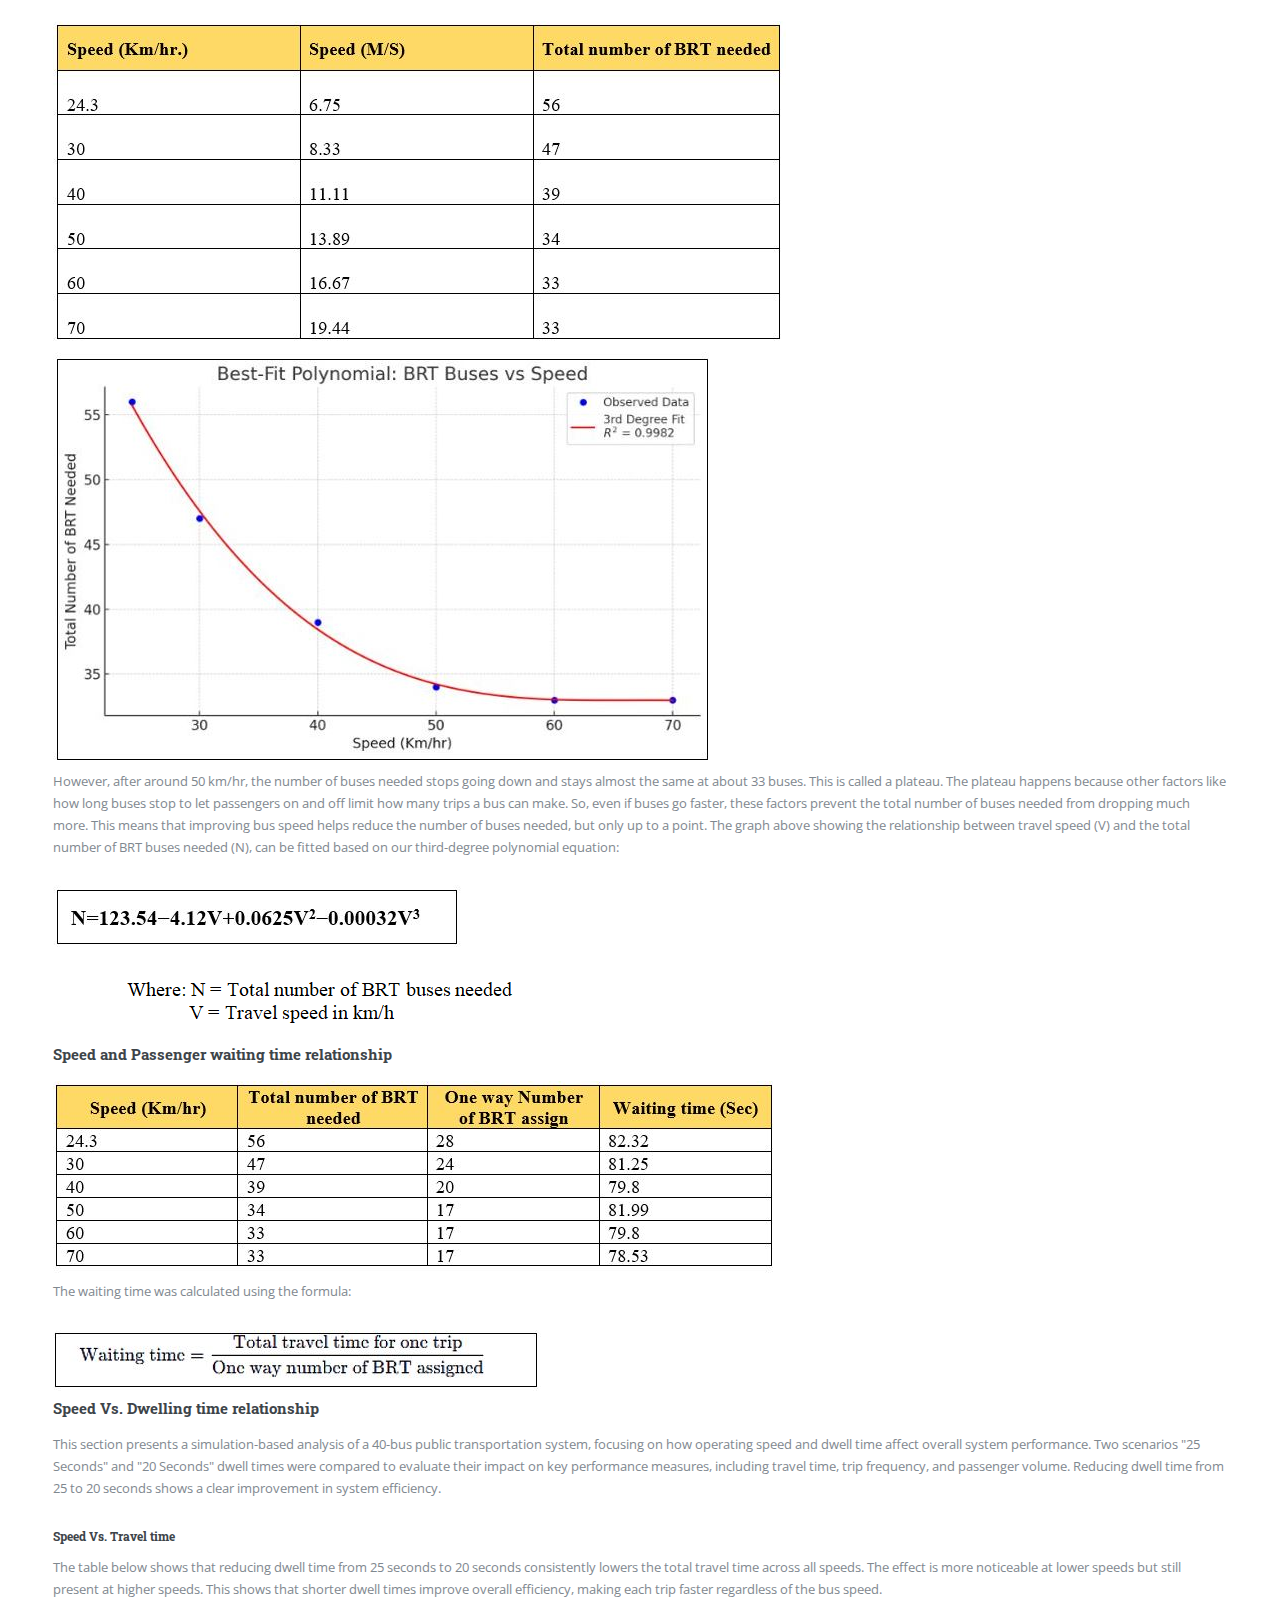
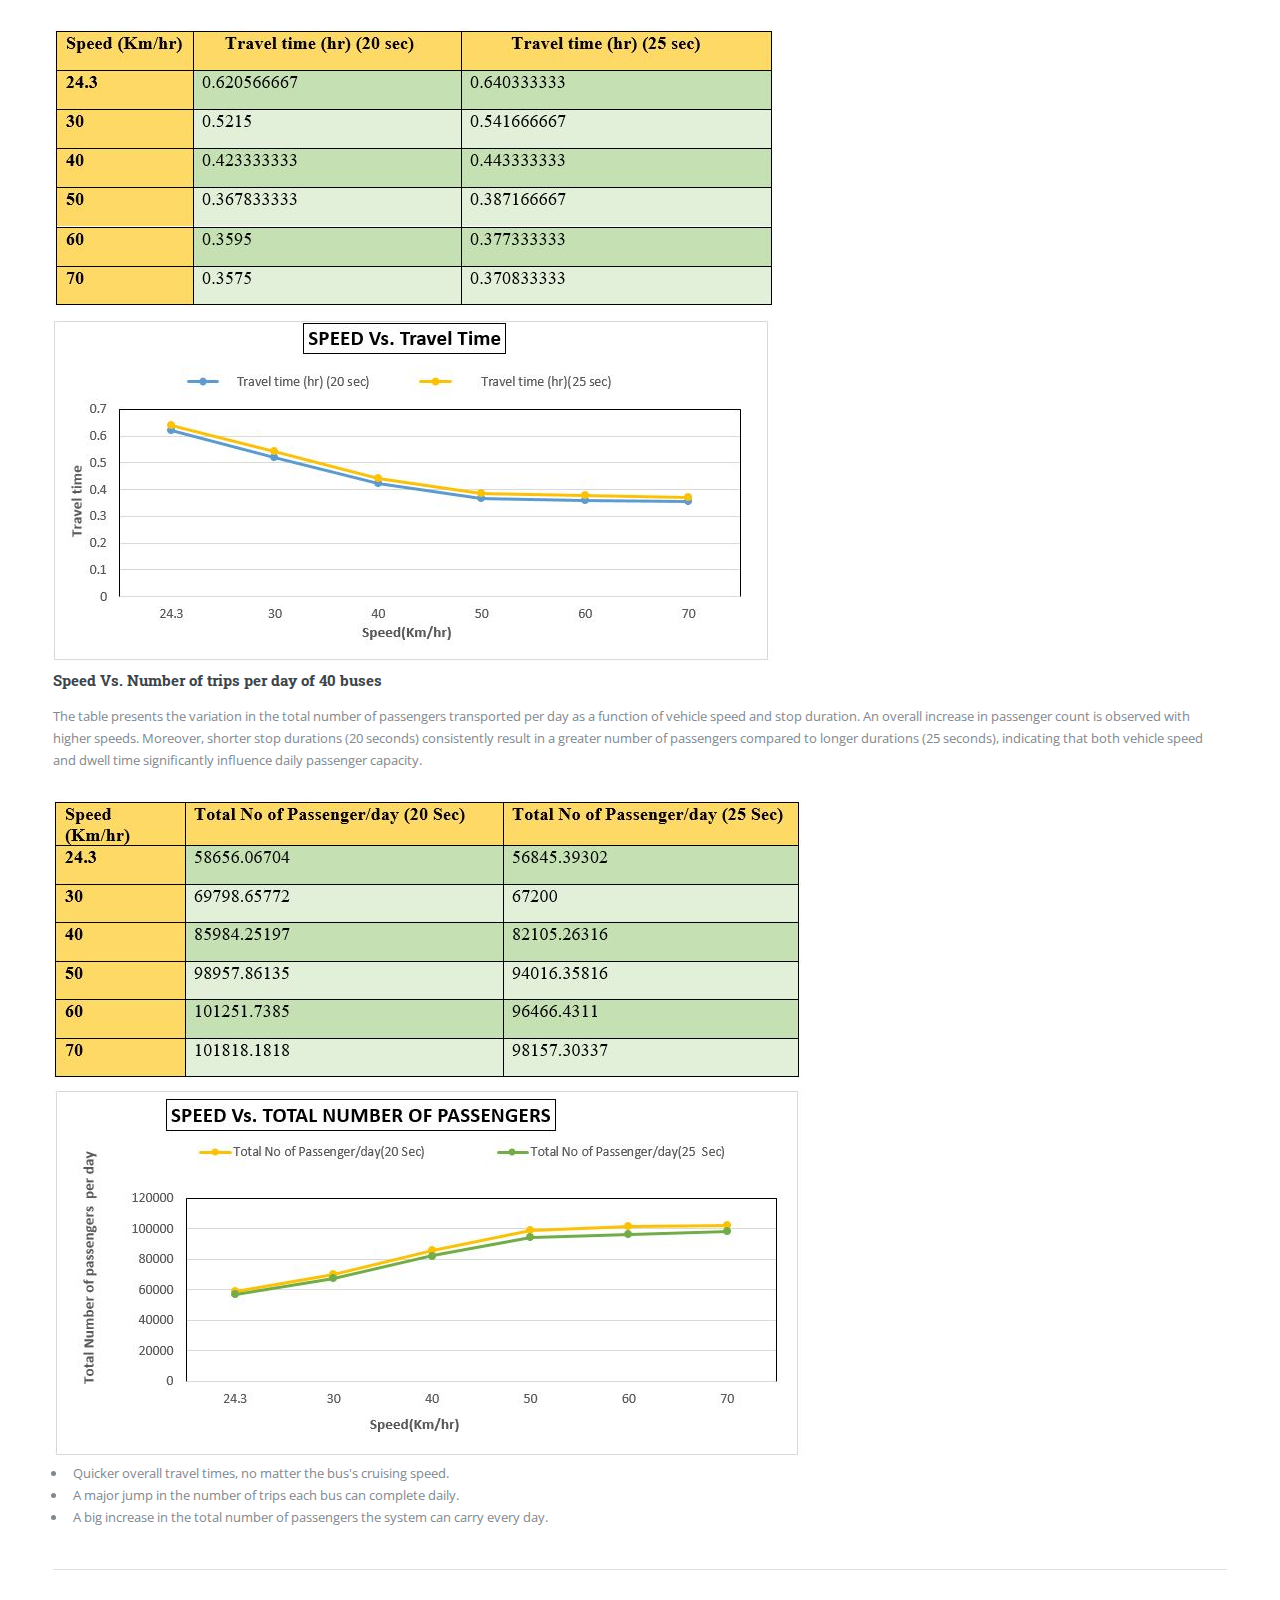
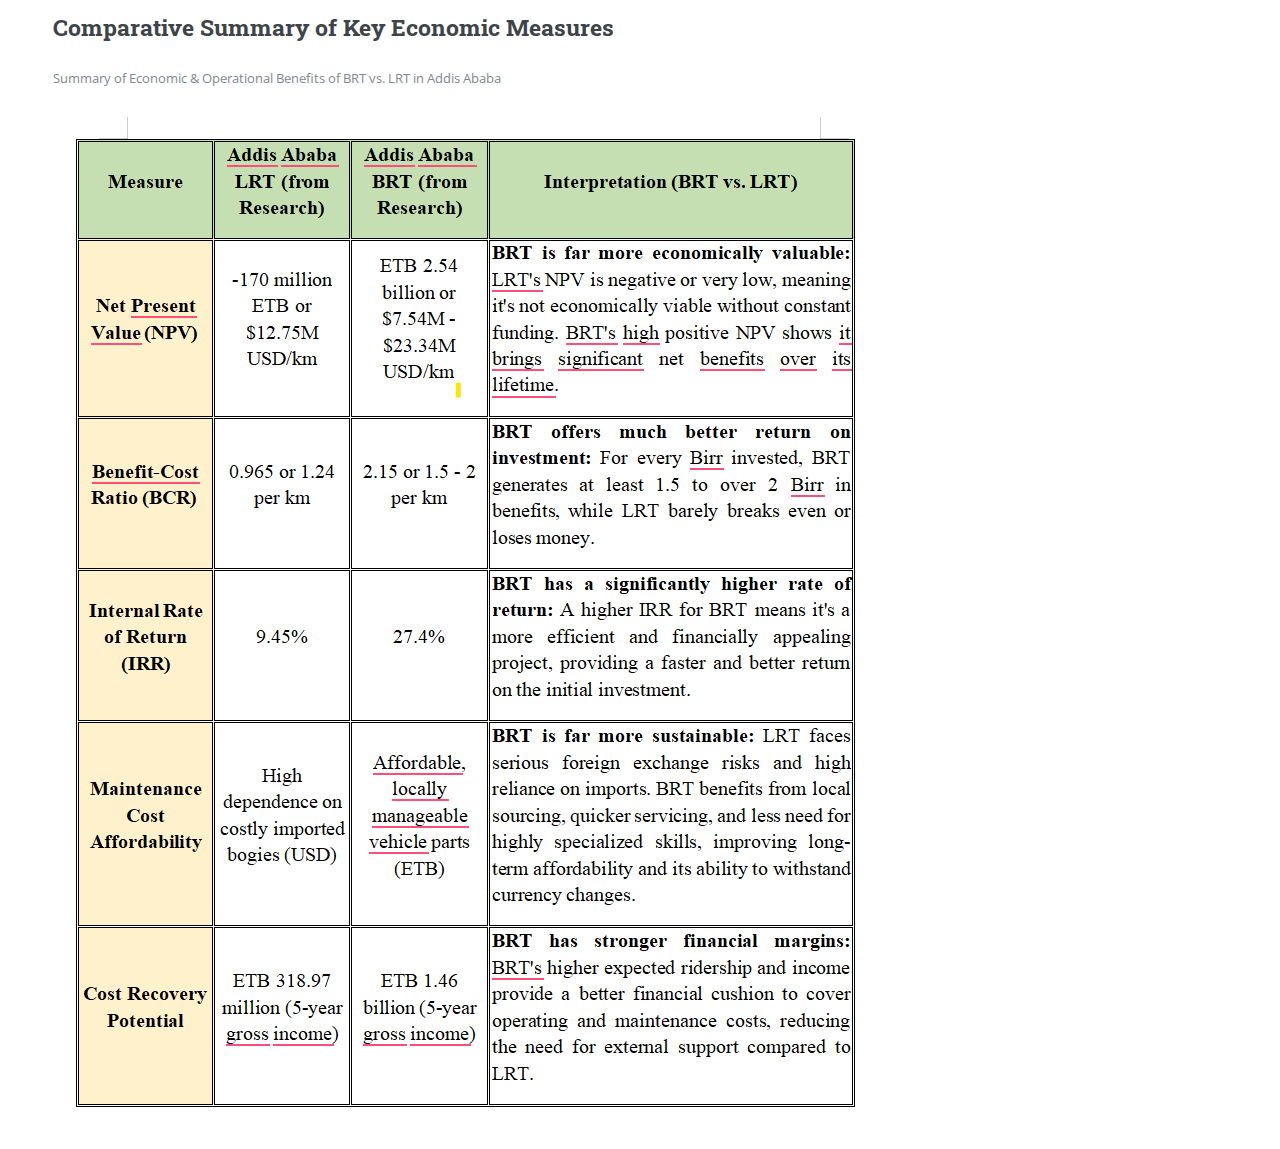
<file: pages/Results And Discussions.html>
<!DOCTYPE HTML>
<!--
	Editorial by HTML5 UP
	html5up.net | @ajlkn
	Free for personal and commercial use under the CCA 3.0 license (html5up.net/license)
-->
<html>
	<head>
		<title>Generic - Editorial by HTML5 UP</title>
		<meta charset="utf-8" />
		<meta name="viewport" content="width=device-width, initial-scale=1, user-scalable=no" />
		<link rel="stylesheet" href="../assets/css/main.css" />
		<link rel="stylesheet" href="../assets/css/custom.css" />
	</head>
	<body class="is-preload">

		<!-- Wrapper -->
			<div id="wrapper">

				<!-- Main -->
					<div id="main">
						<div class="inner">

							<!-- Header -->
								<header id="header">
									<a href="../index.html" class="logo"><strong>Title:</strong> Results And Discussions</a>
								</header>

							<!-- Content -->
								<section>
									<header class="main">
										<h1>Results and Discussion</h1>
									</header>

									<span class="image main"><img src="../images/result.png" alt="" /></span>

									<h2 id="LRT User Survey Results from KOBO TOOLS">LRT User Survey Results from KOBO TOOLS</h2>
									<p>The <strong>user survey </strong>and <strong>scenario simulation analysis </strong>are complementary tools used to evaluate the transportation system. The survey gathers passengers' firsthand experiences, offering insights into comfort, reliability, and daily challenges such as delays or crowding. It reflects real-world usage and highlights user needs that might not be evident through technical data alone.</p>
									<p>In contrast, the <strong>simulation analysis </strong>provides objective, data-driven evaluations of system performance, including travel times, delays, and congestion.</p>
									<p>The purpose of the user survey is to give voice to regular commuters. It assesses factors such as purpose of travel, frequency of use, comfort, speed, and reliability. This feedback supports more informed and passenger-centered planning by ensuring that future improvements respond directly to actual user experiences and expectations.</p>

									<h3>Waiting time</h3>
									<span class="image"><img src="../images/53.JPG" alt=""></span>
									<p>The data from 332 passenger responses reveals severe operational deficiencies in the Addis Ababa Light Rail Transit (AALRT) system. <strong>Over one-third of passengers (37.35%) reported waiting more than 30 minutes </strong>for a train, indicating serious reliability issues likely caused by poor scheduling or a shortage of trains. Additionally, <strong>34.64% experienced waits between 20 and 30 minutes, </strong>highlighting a significant mismatch between service frequency and passenger demand.</p>
									<p><strong>Only 26.51% of passengers waited between 10 and 20 minutes,</strong> and just <strong>1.51% boarded within 5 to 10 minutes, </strong>showing minimal access to timely service. Altogether, <strong>98.49% of passengers endured waits longer than 10 minutes,</strong> confirming that delays are widespread and persistent.</p>
									<p>These findings point to two major problems: unreliable service likely due to system or scheduling failures, and chronic delays caused by insufficient train frequency.</p>

									<hr class="major" />

									<h3>Journey time</h3>
									<span class="image"><img src="../images/54.JPG" alt=""></span>
									<p>The journey time data from 332 passenger responses highlights important issues in the performance of the Addis Ababa Light Rail Transit (AALRT) system. Most passengers (62.35%) reported travel times between 30 and 60 minutes, and 10.84% experienced journeys lasting more than 60 minutes. Only 26.81% were able to reach their destination in under 30 minutes.</p>

									<hr class="major" />
									<h3>Frist Choice Factor</h3>
									<span class="image"><img src="../images/55.JPG" alt=""></span>
									<p>The data above which is about factors contributing to discomfort when using public transport reveals key concerns among passengers. The most frequently reported issue was overloading, identified by 34.04% of respondents, followed closely by long waiting times for connecting modes, cited by 32.23%. Together, these two issues account for the majority of discomfort, affecting over two-thirds of passengers.</p>
									<p>Traffic congestion ranked third, mentioned by 16.57% of respondents, indicating delays caused by road conditions. Other concerns, such as poor infrastructure (6.63%), crowding at terminals (5.42%), and unreliable connecting modes (5.12%), were noted less frequently but still contributed to an overall negative experience.</p>

									<hr class="major" />
									<h3>Preference for BRT</h3>
									<span class="image"><img src="../images/57.JPG" alt=""></span>
									<p>The survey results indicate a strong preference for Bus Rapid Transit (BRT) over other existing transport modes, such as Light Rail Transit (LRT) and regular buses. Of the total respondents, 326 (98.19%) stated they would prefer BRT, while only 6 (1.81%) said they would not.</p>

									<hr class="major" />
									<h3>Basic reasons for choosing BRT</h3>
									<span class="image"><img src="../images/58.JPG" alt=""></span>
									<p>The survey results highlight the main reasons why respondents would prefer Bus Rapid Transit (BRT) over existing transport options, especially in comparison to the Addis Ababa Light Rail Transit (AALRT) system. The most frequently cited reason was service frequency, chosen by 124 respondents (37.35%), followed closely by speed, with 120 respondents (36.14%).</p>

									<hr class="major" />
									<h2>QGIS Raw Data From User Survey</h2>
									<a href="index.html" class="image"><img src="../images/QGIS.png" alt="" /></a>
									

									<hr class="major" />
									<h2 id="LRT Performance Assessment">LRT Performance Assessment</h2>
									<h4>Trip Duration and Data Collection</h4>
									<p>A full journey from one terminal station to the opposite end is timed to take approximately 36.8775 minutes. This duration was determined through comprehensive data collection involving the summation of travel times between stations and the average dwelling time spent at stops, including passenger boarding and alighting. In addition, this timing incorporates operational conditions such as signal delays and acceleration/deceleration phases. The total time is approximately 3100 seconds (Sumo time).</p>
									<span class="image"><img src="../images/59.JPG" alt=""></span>

									<hr class="major" />
									<h4>Calculation of LRT Operating Speed</h4>
									<p>The LRT's speed was derived mathematically by using the ratio of the total operating distance to the total time taken to complete the trip. Specifically, the calculated operating speed is expressed as follows:</p>
									<span class="image"><img src="../images/60.JPG" alt=""></span>
									<p>Despite the calculated theoretical speed, field measurements of the actual operating speed during subsequent assessments indicated a slightly lower figure, closer to 24.31 km/hr.</p>

									<hr class="major" />
									<h4>Headway Description</h4>
									<p>The headway or the time interval between two successive trains plays a crucial role in assessing the system capacity and operational efficiency. A primary reference from recent research conducted by (Hussein, 2023) suggested a baseline headway of 15 minutes for the Addis Ababa LRT. However, secondary operational data collected from the AALRT system reveals that the actual headway experienced is longer, estimated at 19 minutes. This corresponds to a time interval of 1597 seconds (Sumo time) in the system's operating model or simulation. This longer headway indicates that there is a 19-minute waiting gap between trains currently traversing the route, which may impact passenger service levels during peak hours.</p>


									<hr class="major" />
									<h4>Service Operating Hours</h4>
									<p>The AALRT operates a total of 14 hours daily, with service commencing at 2:00 AM and concluding at 4:00 PM. By dividing these total operating hours by the time required for a single trip, we can calculate the number of trips a single train can make in one day.</p>
									<span class="image"><img src="../images/60B.JPG" alt=""></span>
									<span class="image"><img src="../images/60C.png" alt=""></span>

									<hr class="major" />
									<h3>Current AALRT capacity assessment</h3>
									<p>To understand how well the Light Rail Transit (LRT) system is serving its passengers, data was collected from the ticket offices of AALRT. These offices recorded daily ticket sales at every LRT station. The data covers a period of ten months, from July 8, 2024, to April 10, 2025. This long-time frame was chosen to get a full picture of how many people use the LRT over different seasons and situations. Every day, the total number of tickets sold in all stations was added up to see how many passengers used the system that day. Then, all the daily totals for each month were combined to find the total number of passengers in that month.</p>
									<span class="image"><img src="../images/62.JPG" alt=""></span>
									<p>Looking closely at the data, the Light Rail Transit (LRT) system currently serves an average of 17,478 passengers each day. When compared to its full capacity of 57,694 passengers per day, this means the LRT is operating at only about 30.2% of the maximum number of passengers it can carry. This shows that the system still has a lot of unused capacity and can serve many more passengers if operational improvements are made.</p>

									<hr class="major" />
									<h2 id="BRT Design">BRT Design</h2>
									<p>To support the growing demand for urban transportation, we analyzed the daily operations of several proposed BRT (Bus Rapid Transit) routes in Addis Ababa. This analysis helps us understand how many buses are needed, how many trips they make, and how many passengers they serve each day. The goal is to design a BRT system that runs efficiently and meets passenger needs. The table below shows the number of buses, trips, and passengers for each route, along with the average number of passengers per bus.</p>
									<span class="image"><img src="../images/63.JPG" alt=""></span>
									<p>We calculated the total number of BRT passengers by adding the number of passengers currently using the LRT and the number of passengers using city buses.</p>
									<span class="image"><img src="../images/64.JPG" alt=""></span>
									<h4>Speed and Travel time relationship</h4>
									<p>At a low speed of 24.3 km/h, a full BRT trip takes about 38.4 minutes. But at the planned top speed of 70 km/h, the same trip would take only 22.25 minutes. That's a time saving of more than 16 minutes, which allows BRT vehicles to make more trips each day and reduce waiting time for passengers. Even operating the BRT at 40 or 50 km/h would still save a lot of time, reducing travel to 26.6 minutes and 23.2 minutes, respectively. This proves that increasing speed will improve the system's performance and help serve more people without adding more BRT vehicles</p>
									<span class="image"><img src="../images/65.JPG" alt=""></span>
									<h4>Speed and number of BRT relationship</h4>
									<p>To design an effective BRT system that meets daily transportation needs, we must ensure that the total passenger-carrying capacity of the system is sufficient. The system must be able to transport at least 79,000 passengers per day. This total depends on the daily working hours of the BRT, the travel time for a single trip, the number of BRT vehicles in operation, and the passenger capacity of each vehicle.</p>
									<span class="image"><img src="../images/66.JPG" alt=""></span>
									<p>Where:</p>
									<ul>
										<li>Working Hours per Day is the number of hours each BRT operates,</li>
										<li>Travel Time per Trip is the duration of one complete trip,</li>
										<li>65 is the number of passengers each BRT vehicle can carry</li>
									</ul>
									<span class="image"><img src="../images/66B.JPG" alt=""></span>
									<span class="image"><img src="../images/67.JPG" alt=""></span>
									<p>However, after around 50 km/hr, the number of buses needed stops going down and stays almost the same at about 33 buses. This is called a plateau. The plateau happens because other factors like how long buses stop to let passengers on and off limit how many trips a bus can make. So, even if buses go faster, these factors prevent the total number of buses needed from dropping much more. This means that improving bus speed helps reduce the number of buses needed, but only up to a point. The graph above showing the relationship between travel speed (V) and the total number of BRT buses needed (N), can be fitted based on our third-degree polynomial equation:</p>
									<span class="image"><img src="../images/67B.JPG" alt=""></span>
									<span class="image"><img src="../images/67C.png" alt=""></span>

									<h4>Speed and Passenger waiting time relationship</h4>
									<span class="image"><img src="../images/68.JPG" alt=""></span>
									<p>The waiting time was calculated using the formula:</p>
									<span class="image"><img src="../images/68B.JPG" alt=""></span>
									<h4>Speed Vs. Dwelling time relationship</h4>
									<p>This section presents a simulation-based analysis of a 40-bus public transportation system, focusing on how operating speed and dwell time affect overall system performance. Two scenarios "25 Seconds" and "20 Seconds" dwell times were compared to evaluate their impact on key performance measures, including travel time, trip frequency, and passenger volume. Reducing dwell time from 25 to 20 seconds shows a clear improvement in system efficiency.</p>
									<h5>Speed Vs. Travel time</h5>
									<p>The table below shows that reducing dwell time from 25 seconds to 20 seconds consistently lowers the total travel time across all speeds. The effect is more noticeable at lower speeds but still present at higher speeds. This shows that shorter dwell times improve overall efficiency, making each trip faster regardless of the bus speed.</p>
									<span class="image"><img src="../images/69.JPG" alt=""></span>
									<span class="image"><img src="../images/69B.JPG" alt=""></span>
									<h4>Speed Vs. Number of trips per day of 40 buses</h4>
									<p>The table presents the variation in the total number of passengers transported per day as a function of vehicle speed and stop duration. An overall increase in passenger count is observed with higher speeds. Moreover, shorter stop durations (20 seconds) consistently result in a greater number of passengers compared to longer durations (25 seconds), indicating that both vehicle speed and dwell time significantly influence daily passenger capacity.</p>
									<span class="image"><img src="../images/71.JPG" alt=""></span>
									<span class="image"><img src="../images/71B.JPG" alt=""></span>
									<ul>
										<li>Quicker overall travel times, no matter the bus's cruising speed.</li>
										<li>A major jump in the number of trips each bus can complete daily.</li>
										<li>A big increase in the total number of passengers the system can carry every day.</li>
									</ul>


									<hr class="major" />
									<h2>Comparative Summary of Key Economic Measures</h2>
									<p>Summary of Economic & Operational Benefits of BRT vs. LRT in Addis Ababa</p>
									<span class="image"><img src="../images/economy.png" alt=""></span>


								</section>

						</div>
					</div>

				<!-- Sidebar -->
					<div id="sidebar">
						<div class="inner">

							<!-- Search -->
								<section id="search" class="alt">
									<form method="get" action="search.html">
										<input type="text" name="query" id="query" placeholder="Search" />
									</form>
								</section>

							<!-- Menu -->
								<nav id="menu">
									<header class="major">
										<h2>Menu</h2>
									</header>
									<ul>
										<li><a href="../index.html">Homepage</a></li>
										<li><a href="Introduction.html">Introduction</a></li>
										<li><a href="Literature Review.html">Literature Review</a></li>
										<li><a href="Research Methodology.html">Research Methodology</a></li>
										<li class="current"><a href="Results And Discussions.html">Results And Discussions</a></li>
										<li><a href="Conclusion and Recommendation.html">Conclusion and Recommendation</a></li>
									</ul>
								</nav>

							<!-- Footer -->
								<footer id="footer">
									<p class="copyright">&copy; Untitled. All rights reserved. Demo Images: <a href="https://unsplash.com">Unsplash</a>. Design: <a href="https://html5up.net">HTML5 UP</a>.</p>
								</footer>

						</div>
					</div>

			</div>

		<!-- Scripts -->
			<script src="../assets/js/jquery.min.js"></script>
			<script src="../assets/js/browser.min.js"></script>
			<script src="../assets/js/breakpoints.min.js"></script>
			<script src="../assets/js/util.js"></script>
			<script src="../assets/js/main.js"></script>

	</body>
</html>
</file>
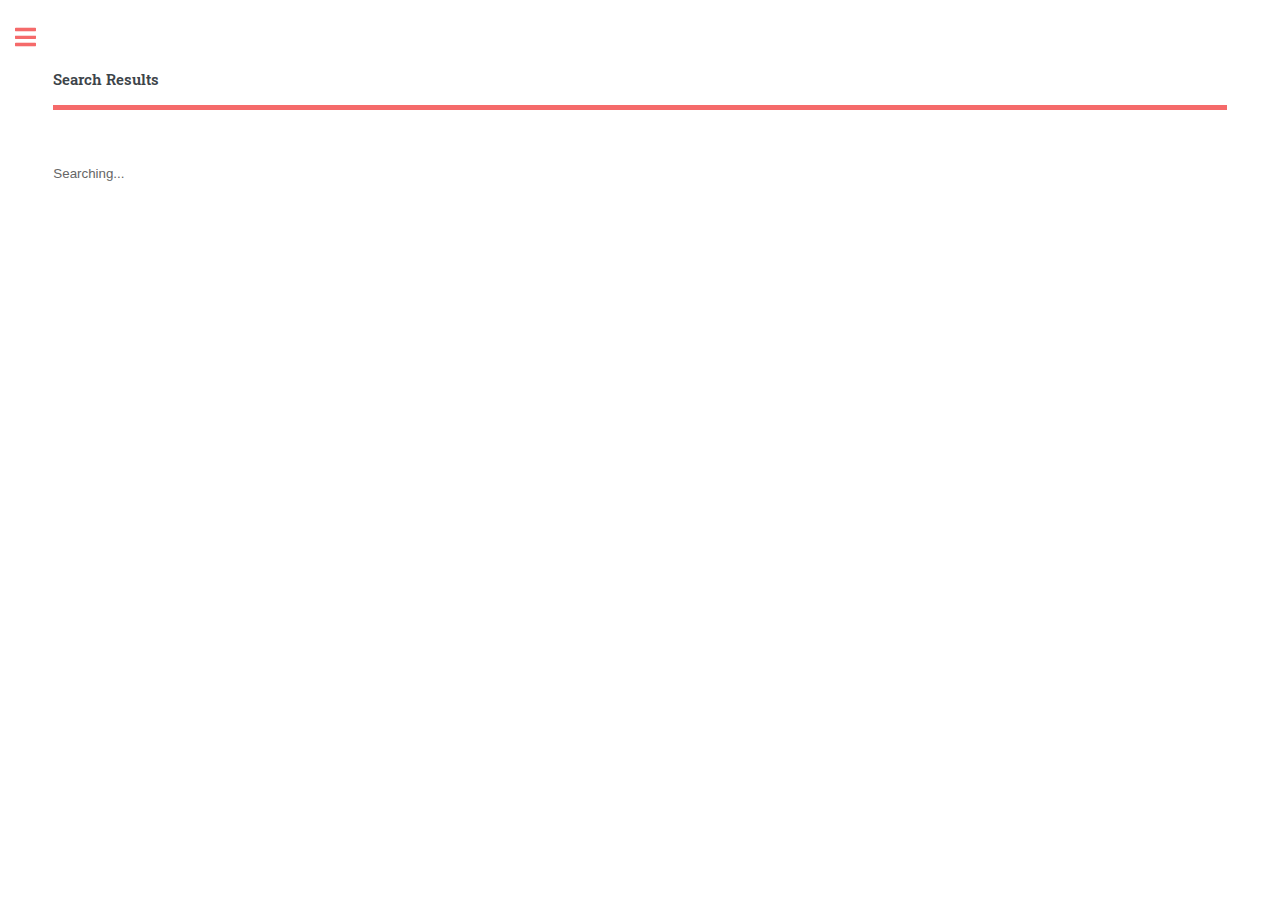
<file: pages/search.html>
<!DOCTYPE html>
<html lang="en">
<head>
  <meta charset="UTF-8">
  <title>Search Results</title>
  <link rel="stylesheet" href="../assets/css/main.css" />
  <link rel="stylesheet" href="../assets/css/custom.css" />
</head>
<body class="search-page">
  <div id="wrapper">
    <div id="main">
      <div class="inner">
        <header id="header">
          <a href="../index.html" class="logo"><strong>Search Results</strong></a>
        </header>

        <section>
          <div id="results" class="loading">Searching...</div>
        </section>
      </div>
    </div>

    <!-- Sidebar -->
    <div id="sidebar">
      <div class="inner">
        <!-- Search -->
        <section id="search" class="alt">
          <form method="get" action="search.html">
            <input type="text" name="query" id="query" placeholder="Search" />
          </form>
        </section>

        <!-- Menu -->
        <nav id="menu">
          <header class="major">
            <h2>Menu</h2>
          </header>
          <ul>
            <li><a href="../index.html">Homepage</a></li>
            <li><a href="Introduction.html">Introduction</a></li>
            <li><a href="Literature Review.html">Literature Review</a></li>
            <li><a href="Research Methodology.html">Research Methodology</a></li>
            <li><a href="Results And Discussions.html">Results And Discussions</a></li>
            <li><a href="Conclusion and Recommendation.html">Conclusion and Recommendation</a></li>
          </ul>
        </nav>
      </div>
    </div>
  </div>

  <script>
    const params = new URLSearchParams(window.location.search);
    const query = params.get('query')?.toLowerCase() || '';
    const resultsContainer = document.getElementById('results');

    if (!query) {
      resultsContainer.innerHTML = '<div class="no-results">Please enter a search term</div>';
      return;
    }

    const pages = [
      { title: "Homepage", url: "../index.html" },
      { title: "Introduction", url: "Introduction.html" },
      { title: "Literature Review", url: "Literature Review.html" },
      { title: "Research Methodology", url: "Research Methodology.html" },
      { title: "Results and Discussions", url: "Results And Discussions.html" },
      { title: "Conclusion and Recommendation", url: "Conclusion and Recommendation.html" }
    ];

    let foundResults = false;
    let completedRequests = 0;

    async function searchPage(page) {
      try {
        const response = await fetch(page.url);
        if (!response.ok) {
          throw new Error(`HTTP error! status: ${response.status}`);
        }
        const html = await response.text();
        if (html.toLowerCase().includes(query)) {
          foundResults = true;
          const result = document.createElement('div');
          result.classList.add('result');
          result.innerHTML = `<a href="${page.url}">${page.title}</a>`;
          resultsContainer.appendChild(result);
        }
      } catch (error) {
        console.error(`Error fetching ${page.url}:`, error);
        const errorDiv = document.createElement('div');
        errorDiv.classList.add('error');
        errorDiv.textContent = `Error searching ${page.title}: ${error.message}`;
        resultsContainer.appendChild(errorDiv);
      } finally {
        completedRequests++;
        if (completedRequests === pages.length) {
          if (!foundResults) {
            resultsContainer.innerHTML = '<div class="no-results">No results found</div>';
          }
        }
      }
    }

    // Search all pages
    pages.forEach(searchPage);
  </script>

  <!-- Scripts -->
  <script src="../assets/js/jquery.min.js"></script>
  <script src="../assets/js/browser.min.js"></script>
  <script src="../assets/js/breakpoints.min.js"></script>
  <script src="../assets/js/util.js"></script>
  <script src="../assets/js/main.js"></script>
</body>
</html>
</file>
<file: assets/css/custom.css>
#menu .current a {
    color: #f56a6a !important;
    font-weight: bold !important;
    background-color: rgba(245, 106, 106, 0.1);
    border-left: 4px solid #f56a6a;
    padding-left: 1em !important;
}

/* Current menu item styles */
#menu ul a.current, #menu ul span.current {
  color: #f56a6a;
  font-weight: 700;
  background-color: rgba(245, 106, 106, 0.1);
  border-left: 4px solid #f56a6a;
  padding-left: 1em;
}

/* AAU Logo styles */
.image.object img[src*="AAU logo"] {
  object-fit: contain !important;
  max-height: 300px;
  width: auto;
}

/* Page header image styles */
.image.main img {
  aspect-ratio: 18/6;
  object-fit: cover;
  width: 100%;
  max-height: 400px;
}

/* Contents section image styles */
.posts .image img {
  aspect-ratio: 16/9;
  object-fit: cover;
  width: 100%;
  max-height: 300px;
}

/* Author image styles */
.features article .image {
  width: 10em;
  height: 10em;
  margin: 0 auto 2em;
  border-radius: 100%;
  overflow: hidden;
}

.features article .image img {
  width: 100%;
  height: 100%;
  object-fit: cover;
}

/* General image styles for better mobile display */
.image img {
  max-width: 100%;
  height: auto;
  display: block;
}

/* Responsive image styles */
@media screen and (max-width: 736px) {
  .image.main img {
    max-height: 300px;
  }
  
  .posts .image img {
    max-height: 200px;
  }
  
  .features article .image {
    width: 8em;
    height: 8em;
  }
}

/* Search page styles */
.search-page {
  font-family: Arial, sans-serif;
  margin: 0px;
}

.search-page .result {
  margin-bottom: 0px;
}

.search-page .no-results {
  color: #666;
  font-style: italic;
}

.search-page .loading {
  color: #666;
}

.search-page .error {
  color: #ff0000;
}

/* Recommendation page styles */
.recommendation-page {
  font-family: Arial, sans-serif;
  margin: 20px;
}

.recommendation-page input {
  padding: 8px;
  width: 300px;
  margin-bottom: 10px;
}

.recommendation-page li {
  margin: 8px 0;
}
</file>
<file: assets/css/main.css>
@import url(fontawesome-all.min.css);
@import url("https://fonts.googleapis.com/css?family=Open+Sans:400,600,400italic,600italic|Roboto+Slab:400,700");
/*
	Editorial by HTML5 UP
	html5up.net | @ajlkn
	Free for personal and commercial use under the CCA 3.0 license (html5up.net/license)
*/
html, body, div, span, applet, object,
iframe, h1, h2, h3, h4, h5, h6, p, blockquote,
pre, a, abbr, acronym, address, big, cite,
code, del, dfn, em, img, ins, kbd, q, s, samp,
small, strike, strong, sub, sup, tt, var, b,
u, i, center, dl, dt, dd, ol, ul, li, fieldset,
form, label, legend, table, caption, tbody,
tfoot, thead, tr, th, td, article, aside,
canvas, details, embed, figure, figcaption,
footer, header, hgroup, menu, nav, output, ruby,
section, summary, time, mark, audio, video {
  margin: 0;
  padding: 0;
  border: 0;
  font-size: 100%;
  font: inherit;
  vertical-align: baseline; }

article, aside, details, figcaption, figure,
footer, header, hgroup, menu, nav, section {
  display: block; }

body {
  line-height: 1; }

ol, ul {
  list-style: none; }

blockquote, q {
  quotes: none; }
  blockquote:before, blockquote:after, q:before, q:after {
    content: '';
    content: none; }

table {
  border-collapse: collapse;
  border-spacing: 0; }

body {
  -webkit-text-size-adjust: none; }

mark {
  background-color: transparent;
  color: inherit; }

input::-moz-focus-inner {
  border: 0;
  padding: 0; }

input, select, textarea {
  -moz-appearance: none;
  -webkit-appearance: none;
  -ms-appearance: none;
  appearance: none; }

/* Basic */
@-ms-viewport {
  width: device-width; }

body {
  -ms-overflow-style: scrollbar; }

@media screen and (max-width: 480px) {
  html, body {
    min-width: 320px; } }

html {
  box-sizing: border-box; }

*, *:before, *:after {
  box-sizing: inherit; }

body {
  background: #ffffff; }
  body.is-preload *, body.is-preload *:before, body.is-preload *:after, body.is-resizing *, body.is-resizing *:before, body.is-resizing *:after {
    -moz-animation: none !important;
    -webkit-animation: none !important;
    -ms-animation: none !important;
    animation: none !important;
    -moz-transition: none !important;
    -webkit-transition: none !important;
    -ms-transition: none !important;
    transition: none !important; }

/* Type */
body, input, select, textarea {
  color: #7f888f;
  font-family: "Open Sans", sans-serif;
  font-size: 13pt;
  font-weight: 400;
  line-height: 1.65; }
  @media screen and (max-width: 1680px) {
    body, input, select, textarea {
      font-size: 11pt; } }
  @media screen and (max-width: 1280px) {
    body, input, select, textarea {
      font-size: 10pt; } }
  @media screen and (max-width: 360px) {
    body, input, select, textarea {
      font-size: 9pt; } }

a {
  -moz-transition: color 0.2s ease-in-out, border-bottom-color 0.2s ease-in-out;
  -webkit-transition: color 0.2s ease-in-out, border-bottom-color 0.2s ease-in-out;
  -ms-transition: color 0.2s ease-in-out, border-bottom-color 0.2s ease-in-out;
  transition: color 0.2s ease-in-out, border-bottom-color 0.2s ease-in-out;
  border-bottom: dotted 1px;
  color: #f56a6a;
  text-decoration: none; }
  a:hover {
    border-bottom-color: #f56a6a;
    color: #f56a6a !important; }
    a:hover strong {
      color: inherit; }

strong, b {
  color: #3d4449;
  font-weight: 600; }

em, i {
  font-style: italic; }

p {
  margin: 0 0 2em 0; }

h1, h2, h3, h4, h5, h6 {
  color: #3d4449;
  font-family: "Roboto Slab", serif;
  font-weight: 700;
  line-height: 1.5;
  margin: 0 0 1em 0; }
  h1 a, h2 a, h3 a, h4 a, h5 a, h6 a {
    color: inherit;
    text-decoration: none;
    border-bottom: 0; }

h1 {
  font-size: 4em;
  margin: 0 0 0.5em 0;
  line-height: 1.3; }

h2 {
  font-size: 1.75em; }

h3 {
  font-size: 1.25em; }

h4 {
  font-size: 1.1em; }

h5 {
  font-size: 0.9em; }

h6 {
  font-size: 0.7em; }

@media screen and (max-width: 1680px) {
  h1 {
    font-size: 3.5em; } }

@media screen and (max-width: 980px) {
  h1 {
    font-size: 3.25em; } }

@media screen and (max-width: 736px) {
  h1 {
    font-size: 2em;
    line-height: 1.4; }
  h2 {
    font-size: 1.5em; } }

sub {
  font-size: 0.8em;
  position: relative;
  top: 0.5em; }

sup {
  font-size: 0.8em;
  position: relative;
  top: -0.5em; }

blockquote {
  border-left: solid 3px rgba(210, 215, 217, 0.75);
  font-style: italic;
  margin: 0 0 2em 0;
  padding: 0.5em 0 0.5em 2em; }

code {
  background: rgba(230, 235, 237, 0.25);
  border-radius: 0.375em;
  border: solid 1px rgba(210, 215, 217, 0.75);
  font-family: "Courier New", monospace;
  font-size: 0.9em;
  margin: 0 0.25em;
  padding: 0.25em 0.65em; }

pre {
  -webkit-overflow-scrolling: touch;
  font-family: "Courier New", monospace;
  font-size: 0.9em;
  margin: 0 0 2em 0; }
  pre code {
    display: block;
    line-height: 1.75;
    padding: 1em 1.5em;
    overflow-x: auto; }

hr {
  border: 0;
  border-bottom: solid 1px rgba(210, 215, 217, 0.75);
  margin: 2em 0; }
  hr.major {
    margin: 3em 0; }

.align-left {
  text-align: left; }

.align-center {
  text-align: center; }

.align-right {
  text-align: right; }

/* Row */
.row {
  display: flex;
  flex-wrap: wrap;
  box-sizing: border-box;
  align-items: stretch; }
  .row > * {
    box-sizing: border-box; }
  .row.gtr-uniform > * > :last-child {
    margin-bottom: 0; }
  .row.aln-left {
    justify-content: flex-start; }
  .row.aln-center {
    justify-content: center; }
  .row.aln-right {
    justify-content: flex-end; }
  .row.aln-top {
    align-items: flex-start; }
  .row.aln-middle {
    align-items: center; }
  .row.aln-bottom {
    align-items: flex-end; }
  .row > .imp {
    order: -1; }
  .row > .col-1 {
    width: 8.33333%; }
  .row > .off-1 {
    margin-left: 8.33333%; }
  .row > .col-2 {
    width: 16.66667%; }
  .row > .off-2 {
    margin-left: 16.66667%; }
  .row > .col-3 {
    width: 25%; }
  .row > .off-3 {
    margin-left: 25%; }
  .row > .col-4 {
    width: 33.33333%; }
  .row > .off-4 {
    margin-left: 33.33333%; }
  .row > .col-5 {
    width: 41.66667%; }
  .row > .off-5 {
    margin-left: 41.66667%; }
  .row > .col-6 {
    width: 50%; }
  .row > .off-6 {
    margin-left: 50%; }
  .row > .col-7 {
    width: 58.33333%; }
  .row > .off-7 {
    margin-left: 58.33333%; }
  .row > .col-8 {
    width: 66.66667%; }
  .row > .off-8 {
    margin-left: 66.66667%; }
  .row > .col-9 {
    width: 75%; }
  .row > .off-9 {
    margin-left: 75%; }
  .row > .col-10 {
    width: 83.33333%; }
  .row > .off-10 {
    margin-left: 83.33333%; }
  .row > .col-11 {
    width: 91.66667%; }
  .row > .off-11 {
    margin-left: 91.66667%; }
  .row > .col-12 {
    width: 100%; }
  .row > .off-12 {
    margin-left: 100%; }
  .row.gtr-0 {
    margin-top: 0;
    margin-left: 0em; }
    .row.gtr-0 > * {
      padding: 0 0 0 0em; }
    .row.gtr-0.gtr-uniform {
      margin-top: 0em; }
      .row.gtr-0.gtr-uniform > * {
        padding-top: 0em; }
  .row.gtr-25 {
    margin-top: 0;
    margin-left: -0.375em; }
    .row.gtr-25 > * {
      padding: 0 0 0 0.375em; }
    .row.gtr-25.gtr-uniform {
      margin-top: -0.375em; }
      .row.gtr-25.gtr-uniform > * {
        padding-top: 0.375em; }
  .row.gtr-50 {
    margin-top: 0;
    margin-left: -0.75em; }
    .row.gtr-50 > * {
      padding: 0 0 0 0.75em; }
    .row.gtr-50.gtr-uniform {
      margin-top: -0.75em; }
      .row.gtr-50.gtr-uniform > * {
        padding-top: 0.75em; }
  .row {
    margin-top: 0;
    margin-left: -1.5em; }
    .row > * {
      padding: 0 0 0 1.5em; }
    .row.gtr-uniform {
      margin-top: -1.5em; }
      .row.gtr-uniform > * {
        padding-top: 1.5em; }
  .row.gtr-150 {
    margin-top: 0;
    margin-left: -2.25em; }
    .row.gtr-150 > * {
      padding: 0 0 0 2.25em; }
    .row.gtr-150.gtr-uniform {
      margin-top: -2.25em; }
      .row.gtr-150.gtr-uniform > * {
        padding-top: 2.25em; }
  .row.gtr-200 {
    margin-top: 0;
    margin-left: -3em; }
    .row.gtr-200 > * {
      padding: 0 0 0 3em; }
    .row.gtr-200.gtr-uniform {
      margin-top: -3em; }
      .row.gtr-200.gtr-uniform > * {
        padding-top: 3em; }
  @media screen and (max-width: 1680px) {
    .row {
      display: flex;
      flex-wrap: wrap;
      box-sizing: border-box;
      align-items: stretch; }
      .row > * {
        box-sizing: border-box; }
      .row.gtr-uniform > * > :last-child {
        margin-bottom: 0; }
      .row.aln-left {
        justify-content: flex-start; }
      .row.aln-center {
        justify-content: center; }
      .row.aln-right {
        justify-content: flex-end; }
      .row.aln-top {
        align-items: flex-start; }
      .row.aln-middle {
        align-items: center; }
      .row.aln-bottom {
        align-items: flex-end; }
      .row > .imp-xlarge {
        order: -1; }
      .row > .col-1-xlarge {
        width: 8.33333%; }
      .row > .off-1-xlarge {
        margin-left: 8.33333%; }
      .row > .col-2-xlarge {
        width: 16.66667%; }
      .row > .off-2-xlarge {
        margin-left: 16.66667%; }
      .row > .col-3-xlarge {
        width: 25%; }
      .row > .off-3-xlarge {
        margin-left: 25%; }
      .row > .col-4-xlarge {
        width: 33.33333%; }
      .row > .off-4-xlarge {
        margin-left: 33.33333%; }
      .row > .col-5-xlarge {
        width: 41.66667%; }
      .row > .off-5-xlarge {
        margin-left: 41.66667%; }
      .row > .col-6-xlarge {
        width: 50%; }
      .row > .off-6-xlarge {
        margin-left: 50%; }
      .row > .col-7-xlarge {
        width: 58.33333%; }
      .row > .off-7-xlarge {
        margin-left: 58.33333%; }
      .row > .col-8-xlarge {
        width: 66.66667%; }
      .row > .off-8-xlarge {
        margin-left: 66.66667%; }
      .row > .col-9-xlarge {
        width: 75%; }
      .row > .off-9-xlarge {
        margin-left: 75%; }
      .row > .col-10-xlarge {
        width: 83.33333%; }
      .row > .off-10-xlarge {
        margin-left: 83.33333%; }
      .row > .col-11-xlarge {
        width: 91.66667%; }
      .row > .off-11-xlarge {
        margin-left: 91.66667%; }
      .row > .col-12-xlarge {
        width: 100%; }
      .row > .off-12-xlarge {
        margin-left: 100%; }
      .row.gtr-0 {
        margin-top: 0;
        margin-left: 0em; }
        .row.gtr-0 > * {
          padding: 0 0 0 0em; }
        .row.gtr-0.gtr-uniform {
          margin-top: 0em; }
          .row.gtr-0.gtr-uniform > * {
            padding-top: 0em; }
      .row.gtr-25 {
        margin-top: 0;
        margin-left: -0.375em; }
        .row.gtr-25 > * {
          padding: 0 0 0 0.375em; }
        .row.gtr-25.gtr-uniform {
          margin-top: -0.375em; }
          .row.gtr-25.gtr-uniform > * {
            padding-top: 0.375em; }
      .row.gtr-50 {
        margin-top: 0;
        margin-left: -0.75em; }
        .row.gtr-50 > * {
          padding: 0 0 0 0.75em; }
        .row.gtr-50.gtr-uniform {
          margin-top: -0.75em; }
          .row.gtr-50.gtr-uniform > * {
            padding-top: 0.75em; }
      .row {
        margin-top: 0;
        margin-left: -1.5em; }
        .row > * {
          padding: 0 0 0 1.5em; }
        .row.gtr-uniform {
          margin-top: -1.5em; }
          .row.gtr-uniform > * {
            padding-top: 1.5em; }
      .row.gtr-150 {
        margin-top: 0;
        margin-left: -2.25em; }
        .row.gtr-150 > * {
          padding: 0 0 0 2.25em; }
        .row.gtr-150.gtr-uniform {
          margin-top: -2.25em; }
          .row.gtr-150.gtr-uniform > * {
            padding-top: 2.25em; }
      .row.gtr-200 {
        margin-top: 0;
        margin-left: -3em; }
        .row.gtr-200 > * {
          padding: 0 0 0 3em; }
        .row.gtr-200.gtr-uniform {
          margin-top: -3em; }
          .row.gtr-200.gtr-uniform > * {
            padding-top: 3em; } }
  @media screen and (max-width: 1280px) {
    .row {
      display: flex;
      flex-wrap: wrap;
      box-sizing: border-box;
      align-items: stretch; }
      .row > * {
        box-sizing: border-box; }
      .row.gtr-uniform > * > :last-child {
        margin-bottom: 0; }
      .row.aln-left {
        justify-content: flex-start; }
      .row.aln-center {
        justify-content: center; }
      .row.aln-right {
        justify-content: flex-end; }
      .row.aln-top {
        align-items: flex-start; }
      .row.aln-middle {
        align-items: center; }
      .row.aln-bottom {
        align-items: flex-end; }
      .row > .imp-large {
        order: -1; }
      .row > .col-1-large {
        width: 8.33333%; }
      .row > .off-1-large {
        margin-left: 8.33333%; }
      .row > .col-2-large {
        width: 16.66667%; }
      .row > .off-2-large {
        margin-left: 16.66667%; }
      .row > .col-3-large {
        width: 25%; }
      .row > .off-3-large {
        margin-left: 25%; }
      .row > .col-4-large {
        width: 33.33333%; }
      .row > .off-4-large {
        margin-left: 33.33333%; }
      .row > .col-5-large {
        width: 41.66667%; }
      .row > .off-5-large {
        margin-left: 41.66667%; }
      .row > .col-6-large {
        width: 50%; }
      .row > .off-6-large {
        margin-left: 50%; }
      .row > .col-7-large {
        width: 58.33333%; }
      .row > .off-7-large {
        margin-left: 58.33333%; }
      .row > .col-8-large {
        width: 66.66667%; }
      .row > .off-8-large {
        margin-left: 66.66667%; }
      .row > .col-9-large {
        width: 75%; }
      .row > .off-9-large {
        margin-left: 75%; }
      .row > .col-10-large {
        width: 83.33333%; }
      .row > .off-10-large {
        margin-left: 83.33333%; }
      .row > .col-11-large {
        width: 91.66667%; }
      .row > .off-11-large {
        margin-left: 91.66667%; }
      .row > .col-12-large {
        width: 100%; }
      .row > .off-12-large {
        margin-left: 100%; }
      .row.gtr-0 {
        margin-top: 0;
        margin-left: 0em; }
        .row.gtr-0 > * {
          padding: 0 0 0 0em; }
        .row.gtr-0.gtr-uniform {
          margin-top: 0em; }
          .row.gtr-0.gtr-uniform > * {
            padding-top: 0em; }
      .row.gtr-25 {
        margin-top: 0;
        margin-left: -0.375em; }
        .row.gtr-25 > * {
          padding: 0 0 0 0.375em; }
        .row.gtr-25.gtr-uniform {
          margin-top: -0.375em; }
          .row.gtr-25.gtr-uniform > * {
            padding-top: 0.375em; }
      .row.gtr-50 {
        margin-top: 0;
        margin-left: -0.75em; }
        .row.gtr-50 > * {
          padding: 0 0 0 0.75em; }
        .row.gtr-50.gtr-uniform {
          margin-top: -0.75em; }
          .row.gtr-50.gtr-uniform > * {
            padding-top: 0.75em; }
      .row {
        margin-top: 0;
        margin-left: -1.5em; }
        .row > * {
          padding: 0 0 0 1.5em; }
        .row.gtr-uniform {
          margin-top: -1.5em; }
          .row.gtr-uniform > * {
            padding-top: 1.5em; }
      .row.gtr-150 {
        margin-top: 0;
        margin-left: -2.25em; }
        .row.gtr-150 > * {
          padding: 0 0 0 2.25em; }
        .row.gtr-150.gtr-uniform {
          margin-top: -2.25em; }
          .row.gtr-150.gtr-uniform > * {
            padding-top: 2.25em; }
      .row.gtr-200 {
        margin-top: 0;
        margin-left: -3em; }
        .row.gtr-200 > * {
          padding: 0 0 0 3em; }
        .row.gtr-200.gtr-uniform {
          margin-top: -3em; }
          .row.gtr-200.gtr-uniform > * {
            padding-top: 3em; } }
  @media screen and (max-width: 980px) {
    .row {
      display: flex;
      flex-wrap: wrap;
      box-sizing: border-box;
      align-items: stretch; }
      .row > * {
        box-sizing: border-box; }
      .row.gtr-uniform > * > :last-child {
        margin-bottom: 0; }
      .row.aln-left {
        justify-content: flex-start; }
      .row.aln-center {
        justify-content: center; }
      .row.aln-right {
        justify-content: flex-end; }
      .row.aln-top {
        align-items: flex-start; }
      .row.aln-middle {
        align-items: center; }
      .row.aln-bottom {
        align-items: flex-end; }
      .row > .imp-medium {
        order: -1; }
      .row > .col-1-medium {
        width: 8.33333%; }
      .row > .off-1-medium {
        margin-left: 8.33333%; }
      .row > .col-2-medium {
        width: 16.66667%; }
      .row > .off-2-medium {
        margin-left: 16.66667%; }
      .row > .col-3-medium {
        width: 25%; }
      .row > .off-3-medium {
        margin-left: 25%; }
      .row > .col-4-medium {
        width: 33.33333%; }
      .row > .off-4-medium {
        margin-left: 33.33333%; }
      .row > .col-5-medium {
        width: 41.66667%; }
      .row > .off-5-medium {
        margin-left: 41.66667%; }
      .row > .col-6-medium {
        width: 50%; }
      .row > .off-6-medium {
        margin-left: 50%; }
      .row > .col-7-medium {
        width: 58.33333%; }
      .row > .off-7-medium {
        margin-left: 58.33333%; }
      .row > .col-8-medium {
        width: 66.66667%; }
      .row > .off-8-medium {
        margin-left: 66.66667%; }
      .row > .col-9-medium {
        width: 75%; }
      .row > .off-9-medium {
        margin-left: 75%; }
      .row > .col-10-medium {
        width: 83.33333%; }
      .row > .off-10-medium {
        margin-left: 83.33333%; }
      .row > .col-11-medium {
        width: 91.66667%; }
      .row > .off-11-medium {
        margin-left: 91.66667%; }
      .row > .col-12-medium {
        width: 100%; }
      .row > .off-12-medium {
        margin-left: 100%; }
      .row.gtr-0 {
        margin-top: 0;
        margin-left: 0em; }
        .row.gtr-0 > * {
          padding: 0 0 0 0em; }
        .row.gtr-0.gtr-uniform {
          margin-top: 0em; }
          .row.gtr-0.gtr-uniform > * {
            padding-top: 0em; }
      .row.gtr-25 {
        margin-top: 0;
        margin-left: -0.375em; }
        .row.gtr-25 > * {
          padding: 0 0 0 0.375em; }
        .row.gtr-25.gtr-uniform {
          margin-top: -0.375em; }
          .row.gtr-25.gtr-uniform > * {
            padding-top: 0.375em; }
      .row.gtr-50 {
        margin-top: 0;
        margin-left: -0.75em; }
        .row.gtr-50 > * {
          padding: 0 0 0 0.75em; }
        .row.gtr-50.gtr-uniform {
          margin-top: -0.75em; }
          .row.gtr-50.gtr-uniform > * {
            padding-top: 0.75em; }
      .row {
        margin-top: 0;
        margin-left: -1.5em; }
        .row > * {
          padding: 0 0 0 1.5em; }
        .row.gtr-uniform {
          margin-top: -1.5em; }
          .row.gtr-uniform > * {
            padding-top: 1.5em; }
      .row.gtr-150 {
        margin-top: 0;
        margin-left: -2.25em; }
        .row.gtr-150 > * {
          padding: 0 0 0 2.25em; }
        .row.gtr-150.gtr-uniform {
          margin-top: -2.25em; }
          .row.gtr-150.gtr-uniform > * {
            padding-top: 2.25em; }
      .row.gtr-200 {
        margin-top: 0;
        margin-left: -3em; }
        .row.gtr-200 > * {
          padding: 0 0 0 3em; }
        .row.gtr-200.gtr-uniform {
          margin-top: -3em; }
          .row.gtr-200.gtr-uniform > * {
            padding-top: 3em; } }
  @media screen and (max-width: 736px) {
    .row {
      display: flex;
      flex-wrap: wrap;
      box-sizing: border-box;
      align-items: stretch; }
      .row > * {
        box-sizing: border-box; }
      .row.gtr-uniform > * > :last-child {
        margin-bottom: 0; }
      .row.aln-left {
        justify-content: flex-start; }
      .row.aln-center {
        justify-content: center; }
      .row.aln-right {
        justify-content: flex-end; }
      .row.aln-top {
        align-items: flex-start; }
      .row.aln-middle {
        align-items: center; }
      .row.aln-bottom {
        align-items: flex-end; }
      .row > .imp-small {
        order: -1; }
      .row > .col-1-small {
        width: 8.33333%; }
      .row > .off-1-small {
        margin-left: 8.33333%; }
      .row > .col-2-small {
        width: 16.66667%; }
      .row > .off-2-small {
        margin-left: 16.66667%; }
      .row > .col-3-small {
        width: 25%; }
      .row > .off-3-small {
        margin-left: 25%; }
      .row > .col-4-small {
        width: 33.33333%; }
      .row > .off-4-small {
        margin-left: 33.33333%; }
      .row > .col-5-small {
        width: 41.66667%; }
      .row > .off-5-small {
        margin-left: 41.66667%; }
      .row > .col-6-small {
        width: 50%; }
      .row > .off-6-small {
        margin-left: 50%; }
      .row > .col-7-small {
        width: 58.33333%; }
      .row > .off-7-small {
        margin-left: 58.33333%; }
      .row > .col-8-small {
        width: 66.66667%; }
      .row > .off-8-small {
        margin-left: 66.66667%; }
      .row > .col-9-small {
        width: 75%; }
      .row > .off-9-small {
        margin-left: 75%; }
      .row > .col-10-small {
        width: 83.33333%; }
      .row > .off-10-small {
        margin-left: 83.33333%; }
      .row > .col-11-small {
        width: 91.66667%; }
      .row > .off-11-small {
        margin-left: 91.66667%; }
      .row > .col-12-small {
        width: 100%; }
      .row > .off-12-small {
        margin-left: 100%; }
      .row.gtr-0 {
        margin-top: 0;
        margin-left: 0em; }
        .row.gtr-0 > * {
          padding: 0 0 0 0em; }
        .row.gtr-0.gtr-uniform {
          margin-top: 0em; }
          .row.gtr-0.gtr-uniform > * {
            padding-top: 0em; }
      .row.gtr-25 {
        margin-top: 0;
        margin-left: -0.375em; }
        .row.gtr-25 > * {
          padding: 0 0 0 0.375em; }
        .row.gtr-25.gtr-uniform {
          margin-top: -0.375em; }
          .row.gtr-25.gtr-uniform > * {
            padding-top: 0.375em; }
      .row.gtr-50 {
        margin-top: 0;
        margin-left: -0.75em; }
        .row.gtr-50 > * {
          padding: 0 0 0 0.75em; }
        .row.gtr-50.gtr-uniform {
          margin-top: -0.75em; }
          .row.gtr-50.gtr-uniform > * {
            padding-top: 0.75em; }
      .row {
        margin-top: 0;
        margin-left: -1.5em; }
        .row > * {
          padding: 0 0 0 1.5em; }
        .row.gtr-uniform {
          margin-top: -1.5em; }
          .row.gtr-uniform > * {
            padding-top: 1.5em; }
      .row.gtr-150 {
        margin-top: 0;
        margin-left: -2.25em; }
        .row.gtr-150 > * {
          padding: 0 0 0 2.25em; }
        .row.gtr-150.gtr-uniform {
          margin-top: -2.25em; }
          .row.gtr-150.gtr-uniform > * {
            padding-top: 2.25em; }
      .row.gtr-200 {
        margin-top: 0;
        margin-left: -3em; }
        .row.gtr-200 > * {
          padding: 0 0 0 3em; }
        .row.gtr-200.gtr-uniform {
          margin-top: -3em; }
          .row.gtr-200.gtr-uniform > * {
            padding-top: 3em; } }
  @media screen and (max-width: 480px) {
    .row {
      display: flex;
      flex-wrap: wrap;
      box-sizing: border-box;
      align-items: stretch; }
      .row > * {
        box-sizing: border-box; }
      .row.gtr-uniform > * > :last-child {
        margin-bottom: 0; }
      .row.aln-left {
        justify-content: flex-start; }
      .row.aln-center {
        justify-content: center; }
      .row.aln-right {
        justify-content: flex-end; }
      .row.aln-top {
        align-items: flex-start; }
      .row.aln-middle {
        align-items: center; }
      .row.aln-bottom {
        align-items: flex-end; }
      .row > .imp-xsmall {
        order: -1; }
      .row > .col-1-xsmall {
        width: 8.33333%; }
      .row > .off-1-xsmall {
        margin-left: 8.33333%; }
      .row > .col-2-xsmall {
        width: 16.66667%; }
      .row > .off-2-xsmall {
        margin-left: 16.66667%; }
      .row > .col-3-xsmall {
        width: 25%; }
      .row > .off-3-xsmall {
        margin-left: 25%; }
      .row > .col-4-xsmall {
        width: 33.33333%; }
      .row > .off-4-xsmall {
        margin-left: 33.33333%; }
      .row > .col-5-xsmall {
        width: 41.66667%; }
      .row > .off-5-xsmall {
        margin-left: 41.66667%; }
      .row > .col-6-xsmall {
        width: 50%; }
      .row > .off-6-xsmall {
        margin-left: 50%; }
      .row > .col-7-xsmall {
        width: 58.33333%; }
      .row > .off-7-xsmall {
        margin-left: 58.33333%; }
      .row > .col-8-xsmall {
        width: 66.66667%; }
      .row > .off-8-xsmall {
        margin-left: 66.66667%; }
      .row > .col-9-xsmall {
        width: 75%; }
      .row > .off-9-xsmall {
        margin-left: 75%; }
      .row > .col-10-xsmall {
        width: 83.33333%; }
      .row > .off-10-xsmall {
        margin-left: 83.33333%; }
      .row > .col-11-xsmall {
        width: 91.66667%; }
      .row > .off-11-xsmall {
        margin-left: 91.66667%; }
      .row > .col-12-xsmall {
        width: 100%; }
      .row > .off-12-xsmall {
        margin-left: 100%; }
      .row.gtr-0 {
        margin-top: 0;
        margin-left: 0em; }
        .row.gtr-0 > * {
          padding: 0 0 0 0em; }
        .row.gtr-0.gtr-uniform {
          margin-top: 0em; }
          .row.gtr-0.gtr-uniform > * {
            padding-top: 0em; }
      .row.gtr-25 {
        margin-top: 0;
        margin-left: -0.375em; }
        .row.gtr-25 > * {
          padding: 0 0 0 0.375em; }
        .row.gtr-25.gtr-uniform {
          margin-top: -0.375em; }
          .row.gtr-25.gtr-uniform > * {
            padding-top: 0.375em; }
      .row.gtr-50 {
        margin-top: 0;
        margin-left: -0.75em; }
        .row.gtr-50 > * {
          padding: 0 0 0 0.75em; }
        .row.gtr-50.gtr-uniform {
          margin-top: -0.75em; }
          .row.gtr-50.gtr-uniform > * {
            padding-top: 0.75em; }
      .row {
        margin-top: 0;
        margin-left: -1.5em; }
        .row > * {
          padding: 0 0 0 1.5em; }
        .row.gtr-uniform {
          margin-top: -1.5em; }
          .row.gtr-uniform > * {
            padding-top: 1.5em; }
      .row.gtr-150 {
        margin-top: 0;
        margin-left: -2.25em; }
        .row.gtr-150 > * {
          padding: 0 0 0 2.25em; }
        .row.gtr-150.gtr-uniform {
          margin-top: -2.25em; }
          .row.gtr-150.gtr-uniform > * {
            padding-top: 2.25em; }
      .row.gtr-200 {
        margin-top: 0;
        margin-left: -3em; }
        .row.gtr-200 > * {
          padding: 0 0 0 3em; }
        .row.gtr-200.gtr-uniform {
          margin-top: -3em; }
          .row.gtr-200.gtr-uniform > * {
            padding-top: 3em; } }

/* Section/Article */
section.special, article.special {
  text-align: center; }

header p {
  font-family: "Roboto Slab", serif;
  font-size: 1em;
  font-weight: 400;
  letter-spacing: 0.075em;
  margin-top: -0.5em;
  text-transform: uppercase; }

header.major > :last-child {
  border-bottom: solid 3px #f56a6a;
  display: inline-block;
  margin: 0 0 2em 0;
  padding: 0 0.75em 0.5em 0; }

header.main > :last-child {
  margin: 0 0 1em 0; }

/* Form */
form {
  margin: 0 0 2em 0; }

label {
  color: #3d4449;
  display: block;
  font-size: 0.9em;
  font-weight: 600;
  margin: 0 0 1em 0; }

input[type="text"],
input[type="password"],
input[type="email"],
input[type="tel"],
input[type="search"],
input[type="url"],
select,
textarea {
  -moz-appearance: none;
  -webkit-appearance: none;
  -ms-appearance: none;
  appearance: none;
  background: #ffffff;
  border-radius: 0.375em;
  border: none;
  border: solid 1px rgba(210, 215, 217, 0.75);
  color: inherit;
  display: block;
  outline: 0;
  padding: 0 1em;
  text-decoration: none;
  width: 100%; }
  input[type="text"]:invalid,
  input[type="password"]:invalid,
  input[type="email"]:invalid,
  input[type="tel"]:invalid,
  input[type="search"]:invalid,
  input[type="url"]:invalid,
  select:invalid,
  textarea:invalid {
    box-shadow: none; }
  input[type="text"]:focus,
  input[type="password"]:focus,
  input[type="email"]:focus,
  input[type="tel"]:focus,
  input[type="search"]:focus,
  input[type="url"]:focus,
  select:focus,
  textarea:focus {
    border-color: #f56a6a;
    box-shadow: 0 0 0 1px #f56a6a; }

select {
  background-image: url("data:image/svg+xml;charset=utf8,%3Csvg xmlns='http://www.w3.org/2000/svg' width='40' height='40' preserveAspectRatio='none' viewBox='0 0 40 40'%3E%3Cpath d='M9.4,12.3l10.4,10.4l10.4-10.4c0.2-0.2,0.5-0.4,0.9-0.4c0.3,0,0.6,0.1,0.9,0.4l3.3,3.3c0.2,0.2,0.4,0.5,0.4,0.9 c0,0.4-0.1,0.6-0.4,0.9L20.7,31.9c-0.2,0.2-0.5,0.4-0.9,0.4c-0.3,0-0.6-0.1-0.9-0.4L4.3,17.3c-0.2-0.2-0.4-0.5-0.4-0.9 c0-0.4,0.1-0.6,0.4-0.9l3.3-3.3c0.2-0.2,0.5-0.4,0.9-0.4S9.1,12.1,9.4,12.3z' fill='rgba(210, 215, 217, 0.75)' /%3E%3C/svg%3E");
  background-size: 1.25em;
  background-repeat: no-repeat;
  background-position: calc(100% - 1em) center;
  height: 2.75em;
  padding-right: 2.75em;
  text-overflow: ellipsis; }
  select option {
    color: #3d4449;
    background: #ffffff; }
  select:focus::-ms-value {
    background-color: transparent; }
  select::-ms-expand {
    display: none; }

input[type="text"],
input[type="password"],
input[type="email"],
input[type="tel"],
input[type="search"],
input[type="url"],
select {
  height: 2.75em; }

textarea {
  padding: 0.75em 1em; }

input[type="checkbox"],
input[type="radio"] {
  -moz-appearance: none;
  -webkit-appearance: none;
  -ms-appearance: none;
  appearance: none;
  display: block;
  float: left;
  margin-right: -2em;
  opacity: 0;
  width: 1em;
  z-index: -1; }
  input[type="checkbox"] + label,
  input[type="radio"] + label {
    text-decoration: none;
    color: #7f888f;
    cursor: pointer;
    display: inline-block;
    font-size: 1em;
    font-weight: 400;
    padding-left: 2.4em;
    padding-right: 0.75em;
    position: relative; }
    input[type="checkbox"] + label:before,
    input[type="radio"] + label:before {
      -moz-osx-font-smoothing: grayscale;
      -webkit-font-smoothing: antialiased;
      display: inline-block;
      font-style: normal;
      font-variant: normal;
      text-rendering: auto;
      line-height: 1;
      text-transform: none !important;
      font-family: 'Font Awesome 5 Free';
      font-weight: 900; }
    input[type="checkbox"] + label:before,
    input[type="radio"] + label:before {
      background: #ffffff;
      border-radius: 0.375em;
      border: solid 1px rgba(210, 215, 217, 0.75);
      content: '';
      display: inline-block;
      font-size: 0.8em;
      height: 2.0625em;
      left: 0;
      line-height: 2.0625em;
      position: absolute;
      text-align: center;
      top: 0;
      width: 2.0625em; }
  input[type="checkbox"]:checked + label:before,
  input[type="radio"]:checked + label:before {
    background: #3d4449;
    border-color: #3d4449;
    color: #ffffff;
    content: '\f00c'; }
  input[type="checkbox"]:focus + label:before,
  input[type="radio"]:focus + label:before {
    border-color: #f56a6a;
    box-shadow: 0 0 0 1px #f56a6a; }

input[type="checkbox"] + label:before {
  border-radius: 0.375em; }

input[type="radio"] + label:before {
  border-radius: 100%; }

::-webkit-input-placeholder {
  color: #9fa3a6 !important;
  opacity: 1.0; }

:-moz-placeholder {
  color: #9fa3a6 !important;
  opacity: 1.0; }

::-moz-placeholder {
  color: #9fa3a6 !important;
  opacity: 1.0; }

:-ms-input-placeholder {
  color: #9fa3a6 !important;
  opacity: 1.0; }

/* Box */
.box {
  border-radius: 0.375em;
  border: solid 1px rgba(210, 215, 217, 0.75);
  margin-bottom: 2em;
  padding: 1.5em; }
  .box > :last-child,
  .box > :last-child > :last-child,
  .box > :last-child > :last-child > :last-child {
    margin-bottom: 0; }
  .box.alt {
    border: 0;
    border-radius: 0;
    padding: 0; }

/* Icon */
.icon {
  text-decoration: none;
  border-bottom: none;
  position: relative; }
  .icon:before {
    -moz-osx-font-smoothing: grayscale;
    -webkit-font-smoothing: antialiased;
    display: inline-block;
    font-style: normal;
    font-variant: normal;
    text-rendering: auto;
    line-height: 1;
    text-transform: none !important;
    font-family: 'Font Awesome 5 Free';
    font-weight: 400; }
  .icon > .label {
    display: none; }
  .icon:before {
    line-height: inherit; }
  .icon.solid:before {
    font-weight: 900; }
  .icon.brands:before {
    font-family: 'Font Awesome 5 Brands'; }

/* Image */
.image {
  border-radius: 0.375em;
  border: 0;
  display: inline-block;
  position: relative; }
  .image img {
    border-radius: 0.375em;
    display: block; }
  .image.left, .image.right {
    max-width: 40%; }
    .image.left img, .image.right img {
      width: 100%; }
  .image.left {
    float: left;
    padding: 0 1.5em 1em 0;
    top: 0.25em; }
  .image.right {
    float: right;
    padding: 0 0 1em 1.5em;
    top: 0.25em; }
  .image.fit {
    display: block;
    margin: 0 0 2em 0;
    width: 100%; }
    .image.fit img {
      width: 100%; }
  .image.main {
    display: block;
    margin: 0 0 3em 0;
    width: 100%; }
    .image.main img {
      width: 100%; }

a.image {
  overflow: hidden; }
  a.image img {
    -moz-transition: -moz-transform 0.2s ease;
    -webkit-transition: -webkit-transform 0.2s ease;
    -ms-transition: -ms-transform 0.2s ease;
    transition: transform 0.2s ease; }
  a.image:hover img {
    -moz-transform: scale(1.075);
    -webkit-transform: scale(1.075);
    -ms-transform: scale(1.075);
    transform: scale(1.075); }

/* List */
ol {
  list-style: decimal;
  margin: 0 0 2em 0;
  padding-left: 1.25em; }
  ol li {
    padding-left: 0.25em; }

ul {
  list-style: disc;
  margin: 0 0 2em 0;
  padding-left: 1em; }
  ul li {
    padding-left: 0.5em; }
  ul.alt {
    list-style: none;
    padding-left: 0; }
    ul.alt li {
      border-top: solid 1px rgba(210, 215, 217, 0.75);
      padding: 0.5em 0; }
      ul.alt li:first-child {
        border-top: 0;
        padding-top: 0; }

dl {
  margin: 0 0 2em 0; }
  dl dt {
    display: block;
    font-weight: 600;
    margin: 0 0 1em 0; }
  dl dd {
    margin-left: 2em; }

/* Actions */
ul.actions {
  display: -moz-flex;
  display: -webkit-flex;
  display: -ms-flex;
  display: flex;
  cursor: default;
  list-style: none;
  margin-left: -1em;
  padding-left: 0; }
  ul.actions li {
    padding: 0 0 0 1em;
    vertical-align: middle; }
  ul.actions.special {
    -moz-justify-content: center;
    -webkit-justify-content: center;
    -ms-justify-content: center;
    justify-content: center;
    width: 100%;
    margin-left: 0; }
    ul.actions.special li:first-child {
      padding-left: 0; }
  ul.actions.stacked {
    -moz-flex-direction: column;
    -webkit-flex-direction: column;
    -ms-flex-direction: column;
    flex-direction: column;
    margin-left: 0; }
    ul.actions.stacked li {
      padding: 1.3em 0 0 0; }
      ul.actions.stacked li:first-child {
        padding-top: 0; }
  ul.actions.fit {
    width: calc(100% + 1em); }
    ul.actions.fit li {
      -moz-flex-grow: 1;
      -webkit-flex-grow: 1;
      -ms-flex-grow: 1;
      flex-grow: 1;
      -moz-flex-shrink: 1;
      -webkit-flex-shrink: 1;
      -ms-flex-shrink: 1;
      flex-shrink: 1;
      width: 100%; }
      ul.actions.fit li > * {
        width: 100%; }
    ul.actions.fit.stacked {
      width: 100%; }

/* Icons */
ul.icons {
  cursor: default;
  list-style: none;
  padding-left: 0; }
  ul.icons li {
    display: inline-block;
    padding: 0 1em 0 0; }
    ul.icons li:last-child {
      padding-right: 0; }
    ul.icons li .icon {
      color: inherit; }
      ul.icons li .icon:before {
        font-size: 1.25em; }

/* Contact */
ul.contact {
  list-style: none;
  padding: 0; }
  ul.contact li {
    text-decoration: none;
    border-top: solid 1px rgba(210, 215, 217, 0.75);
    margin: 1.5em 0 0 0;
    padding: 1.5em 0 0 3em;
    position: relative; }
    ul.contact li:before {
      -moz-osx-font-smoothing: grayscale;
      -webkit-font-smoothing: antialiased;
      display: inline-block;
      font-style: normal;
      font-variant: normal;
      text-rendering: auto;
      line-height: 1;
      text-transform: none !important;
      font-family: 'Font Awesome 5 Free';
      font-weight: 400; }
    ul.contact li:before {
      color: #f56a6a;
      display: inline-block;
      font-size: 1.5em;
      height: 1.125em;
      left: 0;
      line-height: 1.125em;
      position: absolute;
      text-align: center;
      top: 1em;
      width: 1.5em; }
    ul.contact li:first-child {
      border-top: 0;
      margin-top: 0;
      padding-top: 0; }
      ul.contact li:first-child:before {
        top: 0; }
    ul.contact li a {
      color: inherit; }

/* Pagination */
ul.pagination {
  cursor: default;
  list-style: none;
  padding-left: 0; }
  ul.pagination li {
    display: inline-block;
    padding-left: 0;
    vertical-align: middle; }
    ul.pagination li > .page {
      -moz-transition: background-color 0.2s ease-in-out, color 0.2s ease-in-out;
      -webkit-transition: background-color 0.2s ease-in-out, color 0.2s ease-in-out;
      -ms-transition: background-color 0.2s ease-in-out, color 0.2s ease-in-out;
      transition: background-color 0.2s ease-in-out, color 0.2s ease-in-out;
      border-bottom: 0;
      border-radius: 0.375em;
      display: inline-block;
      font-size: 0.8em;
      font-weight: 600;
      height: 2em;
      line-height: 2em;
      margin: 0 0.125em;
      min-width: 2em;
      padding: 0 0.5em;
      text-align: center; }
      ul.pagination li > .page.active {
        background-color: #f56a6a;
        color: #ffffff !important; }
        ul.pagination li > .page.active:hover {
          background-color: #f67878; }
        ul.pagination li > .page.active:active {
          background-color: #f45c5c; }
    ul.pagination li:first-child {
      padding-right: 0.75em; }
    ul.pagination li:last-child {
      padding-left: 0.75em; }
  @media screen and (max-width: 480px) {
    ul.pagination li:nth-child(n+2):nth-last-child(n+2) {
      display: none; }
    ul.pagination li:first-child {
      padding-right: 0; } }

/* Table */
.table-wrapper {
  -webkit-overflow-scrolling: touch;
  overflow-x: auto; }

table {
  margin: 0 0 2em 0;
  width: 100%; }
  table tbody tr {
    border: solid 1px rgba(210, 215, 217, 0.75);
    border-left: 0;
    border-right: 0; }
    table tbody tr:nth-child(2n + 1) {
      background-color: rgba(230, 235, 237, 0.25); }
  table td {
    padding: 0.75em 0.75em; }
  table th {
    color: #3d4449;
    font-size: 0.9em;
    font-weight: 600;
    padding: 0 0.75em 0.75em 0.75em;
    text-align: left; }
  table thead {
    border-bottom: solid 2px rgba(210, 215, 217, 0.75); }
  table tfoot {
    border-top: solid 2px rgba(210, 215, 217, 0.75); }
  table.alt {
    border-collapse: separate; }
    table.alt tbody tr td {
      border: solid 1px rgba(210, 215, 217, 0.75);
      border-left-width: 0;
      border-top-width: 0; }
      table.alt tbody tr td:first-child {
        border-left-width: 1px; }
    table.alt tbody tr:first-child td {
      border-top-width: 1px; }
    table.alt thead {
      border-bottom: 0; }
    table.alt tfoot {
      border-top: 0; }

/* Button */
input[type="submit"],
input[type="reset"],
input[type="button"],
button,
.button {
  -moz-appearance: none;
  -webkit-appearance: none;
  -ms-appearance: none;
  appearance: none;
  -moz-transition: background-color 0.2s ease-in-out, color 0.2s ease-in-out;
  -webkit-transition: background-color 0.2s ease-in-out, color 0.2s ease-in-out;
  -ms-transition: background-color 0.2s ease-in-out, color 0.2s ease-in-out;
  transition: background-color 0.2s ease-in-out, color 0.2s ease-in-out;
  background-color: transparent;
  border-radius: 0.375em;
  border: 0;
  box-shadow: inset 0 0 0 2px #f56a6a;
  color: #f56a6a !important;
  cursor: pointer;
  display: inline-block;
  font-family: "Roboto Slab", serif;
  font-size: 0.8em;
  font-weight: 700;
  height: 3.5em;
  letter-spacing: 0.075em;
  line-height: 3.5em;
  padding: 0 2.25em;
  text-align: center;
  text-decoration: none;
  text-transform: uppercase;
  white-space: nowrap; }
  input[type="submit"]:hover,
  input[type="reset"]:hover,
  input[type="button"]:hover,
  button:hover,
  .button:hover {
    background-color: rgba(245, 106, 106, 0.05); }
  input[type="submit"]:active,
  input[type="reset"]:active,
  input[type="button"]:active,
  button:active,
  .button:active {
    background-color: rgba(245, 106, 106, 0.15); }
  input[type="submit"].icon:before,
  input[type="reset"].icon:before,
  input[type="button"].icon:before,
  button.icon:before,
  .button.icon:before {
    margin-right: 0.5em; }
  input[type="submit"].fit,
  input[type="reset"].fit,
  input[type="button"].fit,
  button.fit,
  .button.fit {
    width: 100%; }
  input[type="submit"].small,
  input[type="reset"].small,
  input[type="button"].small,
  button.small,
  .button.small {
    font-size: 0.6em; }
  input[type="submit"].large,
  input[type="reset"].large,
  input[type="button"].large,
  button.large,
  .button.large {
    font-size: 1em;
    height: 3.65em;
    line-height: 3.65em; }
  input[type="submit"].primary,
  input[type="reset"].primary,
  input[type="button"].primary,
  button.primary,
  .button.primary {
    background-color: #f56a6a;
    box-shadow: none;
    color: #ffffff !important; }
    input[type="submit"].primary:hover,
    input[type="reset"].primary:hover,
    input[type="button"].primary:hover,
    button.primary:hover,
    .button.primary:hover {
      background-color: #f67878; }
    input[type="submit"].primary:active,
    input[type="reset"].primary:active,
    input[type="button"].primary:active,
    button.primary:active,
    .button.primary:active {
      background-color: #f45c5c; }
  input[type="submit"].disabled, input[type="submit"]:disabled,
  input[type="reset"].disabled,
  input[type="reset"]:disabled,
  input[type="button"].disabled,
  input[type="button"]:disabled,
  button.disabled,
  button:disabled,
  .button.disabled,
  .button:disabled {
    pointer-events: none;
    opacity: 0.25; }

/* Mini Posts */
.mini-posts article {
  border-top: solid 1px rgba(210, 215, 217, 0.75);
  margin-top: 2em;
  padding-top: 2em; }
  .mini-posts article .image {
    display: block;
    margin: 0 0 1.5em 0; }
    .mini-posts article .image img {
      display: block;
      width: 100%; }
  .mini-posts article:first-child {
    border-top: 0;
    margin-top: 0;
    padding-top: 0; }

/* Features */
.features {
  display: -moz-flex;
  display: -webkit-flex;
  display: -ms-flex;
  display: flex;
  -moz-flex-wrap: wrap;
  -webkit-flex-wrap: wrap;
  -ms-flex-wrap: wrap;
  flex-wrap: wrap;
  margin: 0 0 2em -3em;
  width: calc(100% + 3em); }
  .features article {
    -moz-align-items: center;
    -webkit-align-items: center;
    -ms-align-items: center;
    align-items: center;
    display: -moz-flex;
    display: -webkit-flex;
    display: -ms-flex;
    display: flex;
    margin: 0 0 3em 3em;
    position: relative;
    width: calc(50% - 3em); }
    .features article:nth-child(2n - 1) {
      margin-right: 1.5em; }
    .features article:nth-child(2n) {
      margin-left: 1.5em; }
    .features article:nth-last-child(1), .features article:nth-last-child(2) {
      margin-bottom: 0; }
    .features article .icon {
      -moz-flex-grow: 0;
      -webkit-flex-grow: 0;
      -ms-flex-grow: 0;
      flex-grow: 0;
      -moz-flex-shrink: 0;
      -webkit-flex-shrink: 0;
      -ms-flex-shrink: 0;
      flex-shrink: 0;
      display: block;
      height: 10em;
      line-height: 10em;
      margin: 0 2em 0 0;
      text-align: center;
      width: 10em; }
      .features article .icon:before {
        color: #f56a6a;
        font-size: 2.75rem;
        position: relative;
        top: 0.05em; }
      .features article .icon:after {
        -moz-transform: rotate(45deg);
        -webkit-transform: rotate(45deg);
        -ms-transform: rotate(45deg);
        transform: rotate(45deg);
        border-radius: 0.25rem;
        border: solid 2px rgba(210, 215, 217, 0.75);
        content: '';
        display: block;
        height: 7em;
        left: 50%;
        margin: -3.5em 0 0 -3.5em;
        position: absolute;
        top: 50%;
        width: 7em; }
    .features article .content {
      -moz-flex-grow: 1;
      -webkit-flex-grow: 1;
      -ms-flex-grow: 1;
      flex-grow: 1;
      -moz-flex-shrink: 1;
      -webkit-flex-shrink: 1;
      -ms-flex-shrink: 1;
      flex-shrink: 1;
      width: 100%; }
      .features article .content > :last-child {
        margin-bottom: 0; }
  @media screen and (max-width: 980px) {
    .features {
      margin: 0 0 2em 0;
      width: 100%; }
      .features article {
        margin: 0 0 3em 0;
        width: 100%; }
        .features article:nth-child(2n - 1) {
          margin-right: 0; }
        .features article:nth-child(2n) {
          margin-left: 0; }
        .features article:nth-last-child(1), .features article:nth-last-child(2) {
          margin-bottom: 3em; }
        .features article:last-child {
          margin-bottom: 0; }
        .features article .icon {
          height: 8em;
          line-height: 8em;
          width: 8em; }
          .features article .icon:before {
            font-size: 2.25rem; }
          .features article .icon:after {
            height: 6em;
            margin: -3em 0 0 -3em;
            width: 6em; } }
  @media screen and (max-width: 480px) {
    .features article {
      -moz-flex-direction: column;
      -webkit-flex-direction: column;
      -ms-flex-direction: column;
      flex-direction: column;
      -moz-align-items: -moz-flex-start;
      -webkit-align-items: -webkit-flex-start;
      -ms-align-items: -ms-flex-start;
      align-items: flex-start; }
      .features article .icon {
        height: 6em;
        line-height: 6em;
        margin: 0 0 1.5em 0;
        width: 6em; }
        .features article .icon:before {
          font-size: 1.5rem; }
        .features article .icon:after {
          height: 4em;
          margin: -2em 0 0 -2em;
          width: 4em; } }
  @media screen and (max-width: 480px) {
    .features article .icon:before {
      font-size: 1.25rem; } }

/* Posts */
.posts {
  display: -moz-flex;
  display: -webkit-flex;
  display: -ms-flex;
  display: flex;
  -moz-flex-wrap: wrap;
  -webkit-flex-wrap: wrap;
  -ms-flex-wrap: wrap;
  flex-wrap: wrap;
  margin: 0 0 2em -6em;
  width: calc(100% + 6em); }
  .posts article {
    -moz-flex-grow: 0;
    -webkit-flex-grow: 0;
    -ms-flex-grow: 0;
    flex-grow: 0;
    -moz-flex-shrink: 1;
    -webkit-flex-shrink: 1;
    -ms-flex-shrink: 1;
    flex-shrink: 1;
    margin: 0 0 6em 6em;
    position: relative;
    width: calc(33.33333% - 6em); }
    .posts article:before {
      background: rgba(210, 215, 217, 0.75);
      content: '';
      display: block;
      height: calc(100% + 6em);
      left: -3em;
      position: absolute;
      top: 0;
      width: 1px; }
    .posts article:after {
      background: rgba(210, 215, 217, 0.75);
      bottom: -3em;
      content: '';
      display: block;
      height: 1px;
      position: absolute;
      right: 0;
      width: calc(100% + 6em); }
    .posts article > :last-child {
      margin-bottom: 0; }
    .posts article .image {
      display: block;
      margin: 0 0 2em 0; }
      .posts article .image img {
        display: block;
        width: 100%; }
  @media screen and (min-width: 1681px) {
    .posts article:nth-child(3n + 1):before {
      display: none; }
    .posts article:nth-child(3n + 1):after {
      width: 100%; }
    .posts article:nth-last-child(1), .posts article:nth-last-child(2), .posts article:nth-last-child(3) {
      margin-bottom: 0; }
      .posts article:nth-last-child(1):before, .posts article:nth-last-child(2):before, .posts article:nth-last-child(3):before {
        height: 100%; }
      .posts article:nth-last-child(1):after, .posts article:nth-last-child(2):after, .posts article:nth-last-child(3):after {
        display: none; } }
  @media screen and (max-width: 1680px) {
    .posts article {
      width: calc(50% - 6em); }
      .posts article:nth-last-child(3) {
        margin-bottom: 6em; } }
  @media screen and (min-width: 481px) and (max-width: 1680px) {
    .posts article:nth-child(2n + 1):before {
      display: none; }
    .posts article:nth-child(2n + 1):after {
      width: 100%; }
    .posts article:nth-last-child(1), .posts article:nth-last-child(2) {
      margin-bottom: 0; }
      .posts article:nth-last-child(1):before, .posts article:nth-last-child(2):before {
        height: 100%; }
      .posts article:nth-last-child(1):after, .posts article:nth-last-child(2):after {
        display: none; } }
  @media screen and (max-width: 736px) {
    .posts {
      margin: 0 0 2em -4.5em;
      width: calc(100% + 4.5em); }
      .posts article {
        margin: 0 0 4.5em 4.5em;
        width: calc(50% - 4.5em); }
        .posts article:before {
          height: calc(100% + 4.5em);
          left: -2.25em; }
        .posts article:after {
          bottom: -2.25em;
          width: calc(100% + 4.5em); }
        .posts article:nth-last-child(3) {
          margin-bottom: 4.5em; } }
  @media screen and (max-width: 480px) {
    .posts {
      margin: 0 0 2em 0;
      width: 100%; }
      .posts article {
        margin: 0 0 4.5em 0;
        width: 100%; }
        .posts article:before {
          display: none; }
        .posts article:after {
          width: 100%; }
        .posts article:last-child {
          margin-bottom: 0; }
          .posts article:last-child:after {
            display: none; } }

/* Wrapper */
#wrapper {
  display: -moz-flex;
  display: -webkit-flex;
  display: -ms-flex;
  display: flex;
  -moz-flex-direction: row-reverse;
  -webkit-flex-direction: row-reverse;
  -ms-flex-direction: row-reverse;
  flex-direction: row-reverse;
  min-height: 100vh; }

/* Main */
#main {
  -moz-flex-grow: 1;
  -webkit-flex-grow: 1;
  -ms-flex-grow: 1;
  flex-grow: 1;
  -moz-flex-shrink: 1;
  -webkit-flex-shrink: 1;
  -ms-flex-shrink: 1;
  flex-shrink: 1;
  width: 100%; }
  #main > .inner {
    padding: 0 6em 0.1em 6em ;
    margin: 0 auto;
    max-width: 110em; }
    #main > .inner > section {
      padding: 6em 0 4em 0 ;
      border-top: solid 2px rgba(210, 215, 217, 0.75); }
      #main > .inner > section:first-of-type {
        border-top: 0 !important; }
  @media screen and (max-width: 1680px) {
    #main > .inner {
      padding: 0 5em 0.1em 5em ; }
      #main > .inner > section {
        padding: 5em 0 3em 0 ; } }
  @media screen and (max-width: 1280px) {
    #main > .inner {
      padding: 0 4em 0.1em 4em ; }
      #main > .inner > section {
        padding: 4em 0 2em 0 ; } }
  @media screen and (max-width: 736px) {
    #main > .inner {
      padding: 0 2em 0.1em 2em ; }
      #main > .inner > section {
        padding: 3em 0 1em 0 ; } }

/* Sidebar */
#search form {
  text-decoration: none;
  position: relative; }
  #search form:before {
    -moz-osx-font-smoothing: grayscale;
    -webkit-font-smoothing: antialiased;
    display: inline-block;
    font-style: normal;
    font-variant: normal;
    text-rendering: auto;
    line-height: 1;
    text-transform: none !important;
    font-family: 'Font Awesome 5 Free';
    font-weight: 900; }
  #search form:before {
    -moz-transform: scaleX(-1);
    -webkit-transform: scaleX(-1);
    -ms-transform: scaleX(-1);
    transform: scaleX(-1);
    color: #7f888f;
    content: '\f002';
    cursor: default;
    display: block;
    font-size: 1.5em;
    height: 2em;
    line-height: 2em;
    opacity: 0.325;
    position: absolute;
    right: 0;
    text-align: center;
    top: 0;
    width: 2em; }
  #search form input[type="text"] {
    padding-right: 2.75em; }

#sidebar {
  -moz-flex-grow: 0;
  -webkit-flex-grow: 0;
  -ms-flex-grow: 0;
  flex-grow: 0;
  -moz-flex-shrink: 0;
  -webkit-flex-shrink: 0;
  -ms-flex-shrink: 0;
  flex-shrink: 0;
  -moz-transition: margin-left 0.5s ease, box-shadow 0.5s ease;
  -webkit-transition: margin-left 0.5s ease, box-shadow 0.5s ease;
  -ms-transition: margin-left 0.5s ease, box-shadow 0.5s ease;
  transition: margin-left 0.5s ease, box-shadow 0.5s ease;
  background-color: #f5f6f7;
  font-size: 0.9em;
  position: relative;
  width: 26em; }
  #sidebar h2 {
    font-size: 1.38889em; }
  #sidebar > .inner {
    padding: 2.22222em 2.22222em 2.44444em 2.22222em ;
    position: relative;
    width: 26em; }
    #sidebar > .inner > * {
      border-bottom: solid 2px rgba(210, 215, 217, 0.75);
      margin: 0 0 3.5em 0;
      padding: 0 0 3.5em 0; }
      #sidebar > .inner > * > :last-child {
        margin-bottom: 0; }
      #sidebar > .inner > *:last-child {
        border-bottom: 0;
        margin-bottom: 0;
        padding-bottom: 0; }
    #sidebar > .inner > .alt {
      background-color: #eff1f2;
      border-bottom: 0;
      margin: -2.22222em 0 4.44444em -2.22222em;
      padding: 2.22222em;
      width: calc(100% + 4.44444em); }
  #sidebar .toggle {
    text-decoration: none;
    -moz-transition: left 0.5s ease;
    -webkit-transition: left 0.5s ease;
    -ms-transition: left 0.5s ease;
    transition: left 0.5s ease;
    -webkit-tap-highlight-color: rgba(255, 255, 255, 0);
    border: 0;
    display: block;
    height: 7.5em;
    left: 26em;
    line-height: 7.5em;
    outline: 0;
    overflow: hidden;
    position: absolute;
    text-align: center;
    text-indent: -15em;
    white-space: nowrap;
    top: 0;
    width: 6em;
    z-index: 10000; }
    #sidebar .toggle:before {
      -moz-osx-font-smoothing: grayscale;
      -webkit-font-smoothing: antialiased;
      display: inline-block;
      font-style: normal;
      font-variant: normal;
      text-rendering: auto;
      line-height: 1;
      text-transform: none !important;
      font-family: 'Font Awesome 5 Free';
      font-weight: 900; }
    #sidebar .toggle:before {
      content: '\f0c9';
      font-size: 2rem;
      height: inherit;
      left: 0;
      line-height: inherit;
      position: absolute;
      text-indent: 0;
      top: 0;
      width: inherit; }
  #sidebar.inactive {
    margin-left: -26em; }
  @media screen and (max-width: 1680px) {
    #sidebar {
      width: 24em; }
      #sidebar > .inner {
        padding: 1.66667em 1.66667em 1.33333em 1.66667em ;
        width: 24em; }
        #sidebar > .inner > .alt {
          margin: -1.66667em 0 3.33333em -1.66667em;
          padding: 1.66667em;
          width: calc(100% + 3.33333em); }
      #sidebar .toggle {
        height: 6.25em;
        left: 24em;
        line-height: 6.25em;
        text-indent: 5em;
        width: 5em; }
        #sidebar .toggle:before {
          font-size: 1.5rem; }
      #sidebar.inactive {
        margin-left: -24em; } }
  @media screen and (max-width: 1280px) {
    #sidebar {
      box-shadow: 0 0 5em 0 rgba(0, 0, 0, 0.175);
      height: 100%;
      left: 0;
      position: fixed;
      top: 0;
      z-index: 10000; }
      #sidebar.inactive {
        box-shadow: none; }
      #sidebar > .inner {
        -webkit-overflow-scrolling: touch;
        height: 100%;
        left: 0;
        overflow-x: hidden;
        overflow-y: auto;
        position: absolute;
        top: 0; }
        #sidebar > .inner:after {
          content: '';
          display: block;
          height: 4em;
          width: 100%; }
      #sidebar .toggle {
        text-indent: 6em;
        width: 6em; }
        #sidebar .toggle:before {
          font-size: 1.5rem;
          margin-left: -0.4375em; }
      body.is-preload #sidebar {
        display: none; } }
  @media screen and (max-width: 736px) {
    #sidebar .toggle {
      text-indent: 7.25em;
      width: 7.25em; }
      #sidebar .toggle:before {
        color: #7f888f;
        margin-left: -0.0625em;
        margin-top: -0.25em;
        font-size: 1.1rem;
        z-index: 1; }
      #sidebar .toggle:after {
        background: rgba(222, 225, 226, 0.75);
        border-radius: 0.375em;
        content: '';
        height: 3.5em;
        left: 1em;
        position: absolute;
        top: 1em;
        width: 5em; } }

/* Header */
#header {
  display: -moz-flex;
  display: -webkit-flex;
  display: -ms-flex;
  display: flex;
  border-bottom: solid 5px #f56a6a;
  padding: 6em 0 1em 0;
  position: relative; }
  #header > * {
    -moz-flex: 1;
    -webkit-flex: 1;
    -ms-flex: 1;
    flex: 1;
    margin-bottom: 0; }
  #header .logo {
    border-bottom: 0;
    color: inherit;
    font-family: "Roboto Slab", serif;
    font-size: 1.125em; }
  #header .icons {
    text-align: right; }
  @media screen and (max-width: 1680px) {
    #header {
      padding-top: 5em; } }
  @media screen and (max-width: 736px) {
    #header {
      padding-top: 6.5em; }
      #header .logo {
        font-size: 1.25em;
        margin: 0; }
      #header .icons {
        height: 5em;
        line-height: 5em;
        position: absolute;
        right: -0.5em;
        top: 0; } }

/* Banner */
#banner {
  padding: 6em 0 4em 0 ;
  display: -moz-flex;
  display: -webkit-flex;
  display: -ms-flex;
  display: flex; }
  #banner h1 {
    margin-top: -0.125em; }
  #banner .content {
    -moz-flex-grow: 1;
    -webkit-flex-grow: 1;
    -ms-flex-grow: 1;
    flex-grow: 1;
    -moz-flex-shrink: 1;
    -webkit-flex-shrink: 1;
    -ms-flex-shrink: 1;
    flex-shrink: 1;
    width: 50%; }
  #banner .image {
    -moz-flex-grow: 0;
    -webkit-flex-grow: 0;
    -ms-flex-grow: 0;
    flex-grow: 0;
    -moz-flex-shrink: 0;
    -webkit-flex-shrink: 0;
    -ms-flex-shrink: 0;
    flex-shrink: 0;
    display: block;
    margin: 0 0 2em 4em;
    width: 50%; }
    #banner .image img {
      height: 100%;
      -moz-object-fit: cover;
      -webkit-object-fit: cover;
      -ms-object-fit: cover;
      object-fit: cover;
      -moz-object-position: center;
      -webkit-object-position: center;
      -ms-object-position: center;
      object-position: center;
      width: 100%; }
  @media screen and (orientation: portrait) {
    #banner {
      -moz-flex-direction: column-reverse;
      -webkit-flex-direction: column-reverse;
      -ms-flex-direction: column-reverse;
      flex-direction: column-reverse; }
      #banner h1 br {
        display: none; }
      #banner .content {
        -moz-flex-grow: 0;
        -webkit-flex-grow: 0;
        -ms-flex-grow: 0;
        flex-grow: 0;
        -moz-flex-shrink: 0;
        -webkit-flex-shrink: 0;
        -ms-flex-shrink: 0;
        flex-shrink: 0;
        width: 100%; }
      #banner .image {
        -moz-flex-grow: 0;
        -webkit-flex-grow: 0;
        -ms-flex-grow: 0;
        flex-grow: 0;
        -moz-flex-shrink: 0;
        -webkit-flex-shrink: 0;
        -ms-flex-shrink: 0;
        flex-shrink: 0;
        margin: 0 0 4em 0;
        height: 25em;
        max-height: 50vh;
        min-height: 18em;
        width: 100%; } }
  @media screen and (orientation: portrait) and (max-width: 480px) {
    #banner .image {
      max-height: 35vh; } }

/* Footer */
#footer .copyright {
  color: #9fa3a6;
  font-size: 0.9em; }
  #footer .copyright a {
    color: inherit; }

/* Menu */
#menu ul {
  -moz-user-select: none;
  -webkit-user-select: none;
  -ms-user-select: none;
  user-select: none;
  color: #3d4449;
  font-family: "Roboto Slab", serif;
  font-weight: 400;
  letter-spacing: 0.075em;
  list-style: none;
  margin-bottom: 0;
  padding: 0;
  text-transform: uppercase; }
  #menu ul a, #menu ul span {
    border-bottom: 0;
    color: inherit;
    cursor: pointer;
    display: block;
    font-size: 0.9em;
    padding: 0.625em 0; }
    #menu ul a:hover, #menu ul span:hover {
      color: #f56a6a; }
    #menu ul a.current, #menu ul span.current {
      color: #f56a6a;
      font-weight: 700;
      background-color: rgba(245, 106, 106, 0.1);
      border-left: 4px solid #f56a6a;
      padding-left: 1em;
    }
    #menu ul a.opener, #menu ul span.opener {
      -moz-transition: color 0.2s ease-in-out;
      -webkit-transition: color 0.2s ease-in-out;
      -ms-transition: color 0.2s ease-in-out;
      transition: color 0.2s ease-in-out;
      text-decoration: none;
      -webkit-tap-highlight-color: rgba(255, 255, 255, 0);
      position: relative; }
      #menu ul a.opener:before, #menu ul span.opener:before {
        -moz-osx-font-smoothing: grayscale;
        -webkit-font-smoothing: antialiased;
        display: inline-block;
        font-style: normal;
        font-variant: normal;
        text-rendering: auto;
        line-height: 1;
        text-transform: none !important;
        font-family: 'Font Awesome 5 Free';
        font-weight: 900; }
      #menu ul a.opener:before, #menu ul span.opener:before {
        -moz-transition: color 0.2s ease-in-out, -moz-transform 0.2s ease-in-out;
        -webkit-transition: color 0.2s ease-in-out, -webkit-transform 0.2s ease-in-out;
        -ms-transition: color 0.2s ease-in-out, -ms-transform 0.2s ease-in-out;
        transition: color 0.2s ease-in-out, transform 0.2s ease-in-out;
        color: #9fa3a6;
        content: '\f078';
        position: absolute;
        right: 0; }
      #menu ul a.opener:hover:before, #menu ul span.opener:hover:before {
        color: #f56a6a; }
      #menu ul a.opener.active + ul, #menu ul span.opener.active + ul {
        display: block; }
      #menu ul a.opener.active:before, #menu ul span.opener.active:before {
        -moz-transform: rotate(-180deg);
        -webkit-transform: rotate(-180deg);
        -ms-transform: rotate(-180deg);
        transform: rotate(-180deg); }

#menu > ul > li {
  border-top: solid 1px rgba(210, 215, 217, 0.75);
  margin: 0.5em 0 0 0;
  padding: 0.5em 0 0 0; }
  #menu > ul > li > ul {
    color: #9fa3a6;
    display: none;
    margin: 0.5em 0 1.5em 0;
    padding-left: 1em; }
    #menu > ul > li > ul a, #menu > ul > li > ul span {
      font-size: 0.8em; }
    #menu > ul > li > ul > li {
      margin: 0.125em 0 0 0;
      padding: 0.125em 0 0 0; }
  #menu > ul > li:first-child {
    border-top: 0;
    margin-top: 0;
    padding-top: 0; }
</file>
